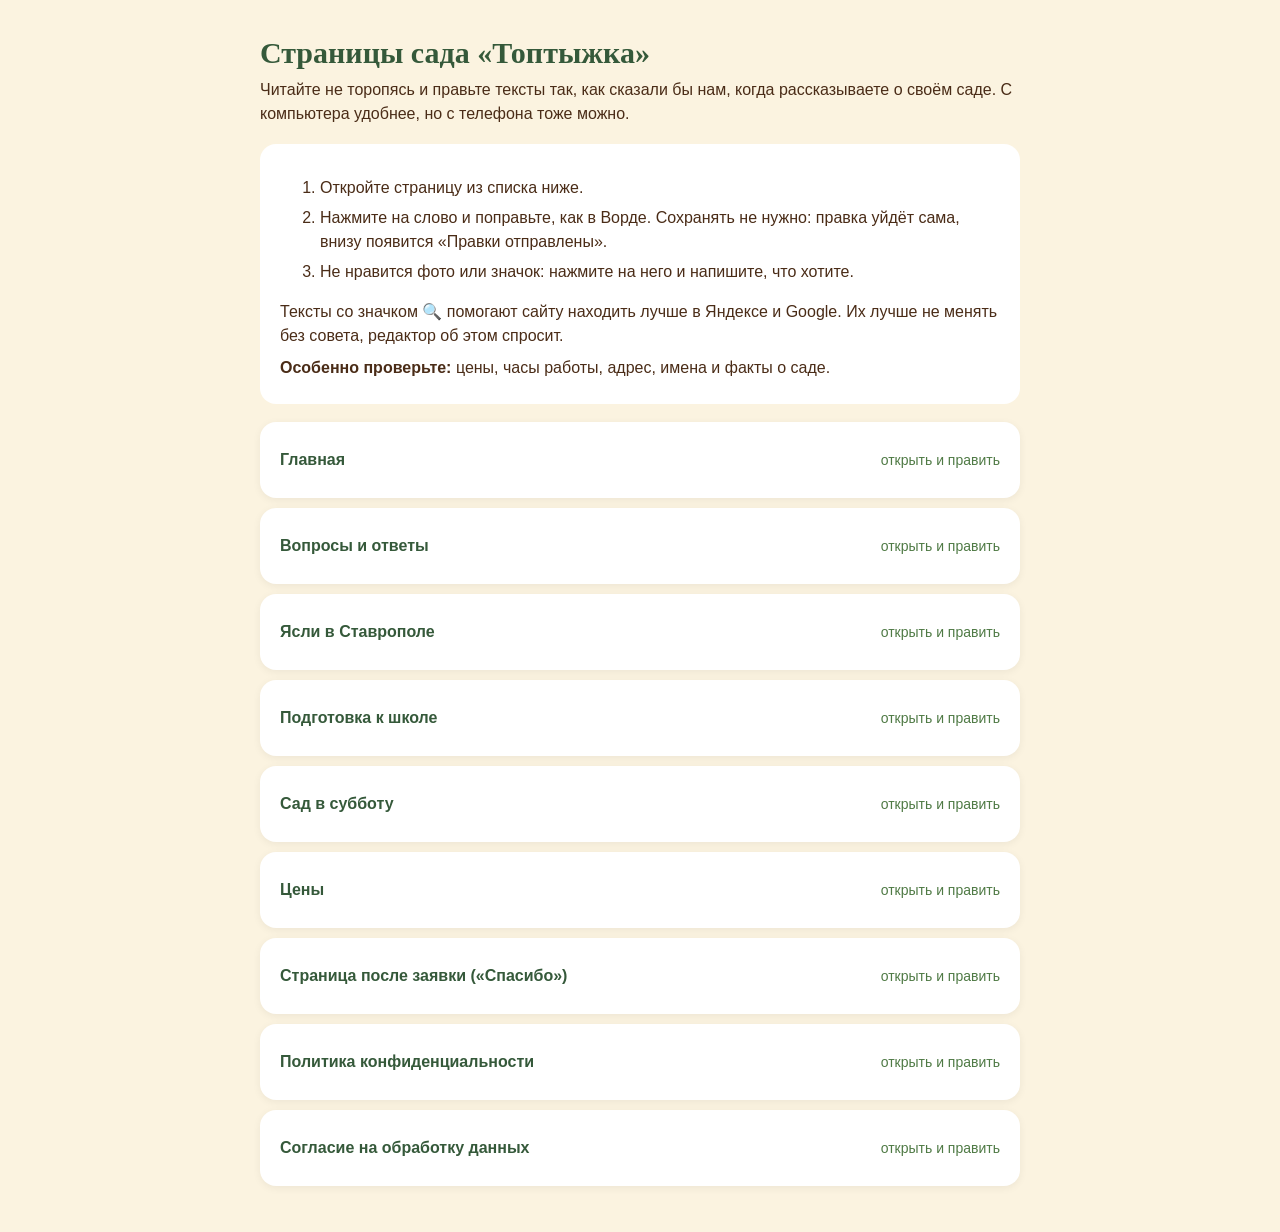
<file: index.html>
<!doctype html><html lang="ru"><head><meta name="robots" content="noindex,nofollow"><meta charset="utf-8"><meta name="viewport" content="width=device-width,initial-scale=1"><title>Страницы Топтыжки: редактор</title>
<style>body{margin:0;background:#FBF3E0;color:#4A2C17;font:16px/1.5 Segoe UI,sans-serif}.w{max-width:760px;margin:0 auto;padding:36px 20px}h1{font:700 30px Georgia,serif;color:#35593A;margin:0 0 6px}p{margin:8px 0}.pg{min-height:44px;display:flex;justify-content:space-between;gap:12px;align-items:center;background:#fff;border-radius:16px;padding:16px 20px;margin:10px 0;text-decoration:none;color:#35593A;box-shadow:0 2px 8px rgba(0,0,0,.06)}.pg:hover{background:#CDEAF5}.pg span{font-size:14px;color:#4F7A45}.how{background:#fff;border-radius:16px;padding:16px 20px;margin:18px 0}.how li{margin:6px 0}@media(max-width:600px){.w{padding:22px 14px}h1{font-size:25px}.pg{padding:14px 16px}.pg span{font-size:13px}}</style></head><body><div class="w">
<h1>Страницы сада «Топтыжка»</h1><p>Читайте не торопясь и правьте тексты так, как сказали бы нам, когда рассказываете о своём саде. С компьютера удобнее, но с телефона тоже можно.</p><div class="how"><ol><li>Откройте страницу из списка ниже.</li><li>Нажмите на слово и поправьте, как в Ворде. Сохранять не нужно: правка уйдёт сама, внизу появится «Правки отправлены».</li><li>Не нравится фото или значок: нажмите на него и напишите, что хотите.</li></ol><p>Тексты со значком 🔍 помогают сайту находить лучше в Яндексе и Google. Их лучше не менять без совета, редактор об этом спросит.</p><p><b>Особенно проверьте:</b> цены, часы работы, адрес, имена и факты о саде.</p></div>
<a class="pg" href="glavnaya.html"><b>Главная</b><span>открыть и править</span></a><a class="pg" href="voprosy.html"><b>Вопросы и ответы</b><span>открыть и править</span></a><a class="pg" href="yasli-stavropol.html"><b>Ясли в Ставрополе</b><span>открыть и править</span></a><a class="pg" href="podgotovka-k-shkole.html"><b>Подготовка к школе</b><span>открыть и править</span></a><a class="pg" href="sad-v-subbotu.html"><b>Сад в субботу</b><span>открыть и править</span></a><a class="pg" href="tseny.html"><b>Цены</b><span>открыть и править</span></a><a class="pg" href="spasibo.html"><b>Страница после заявки («Спасибо»)</b><span>открыть и править</span></a><a class="pg" href="politika.html"><b>Политика конфиденциальности</b><span>открыть и править</span></a><a class="pg" href="soglasie.html"><b>Согласие на обработку данных</b><span>открыть и править</span></a></div></body></html>
</file>
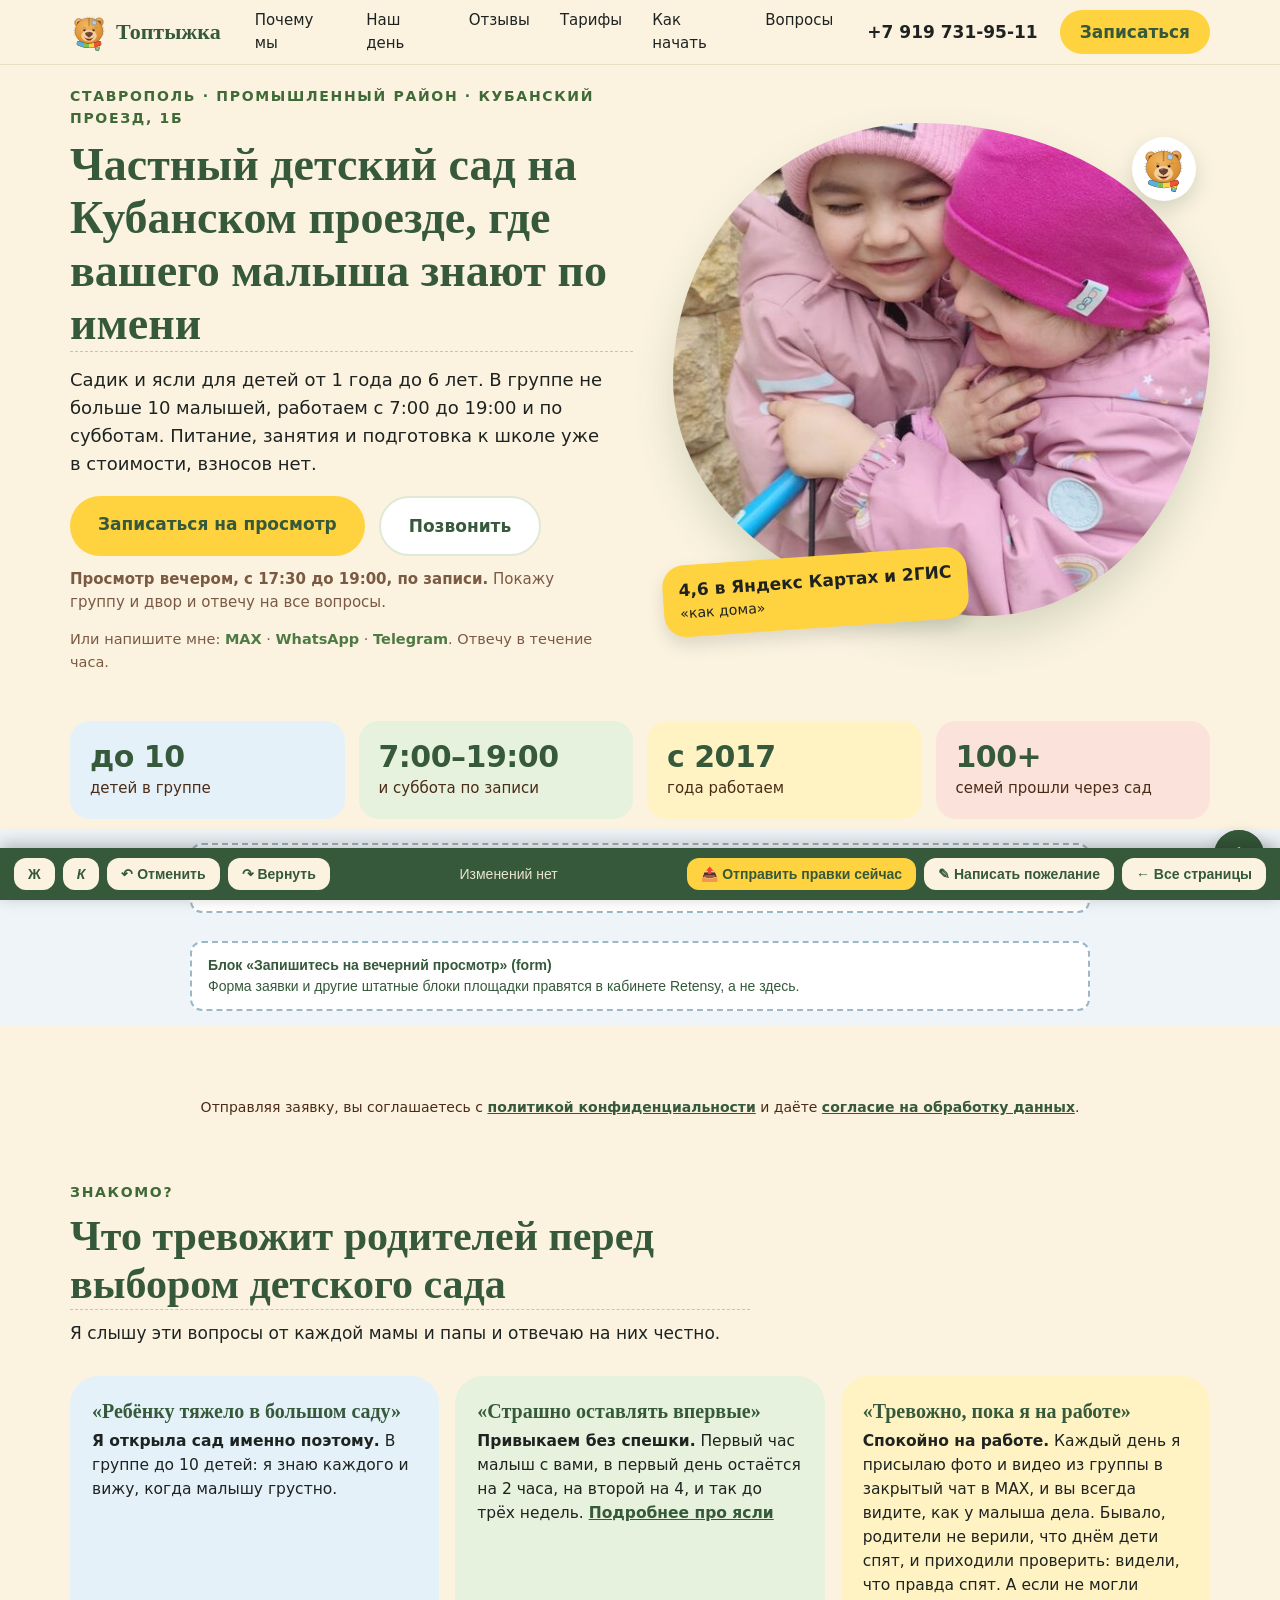
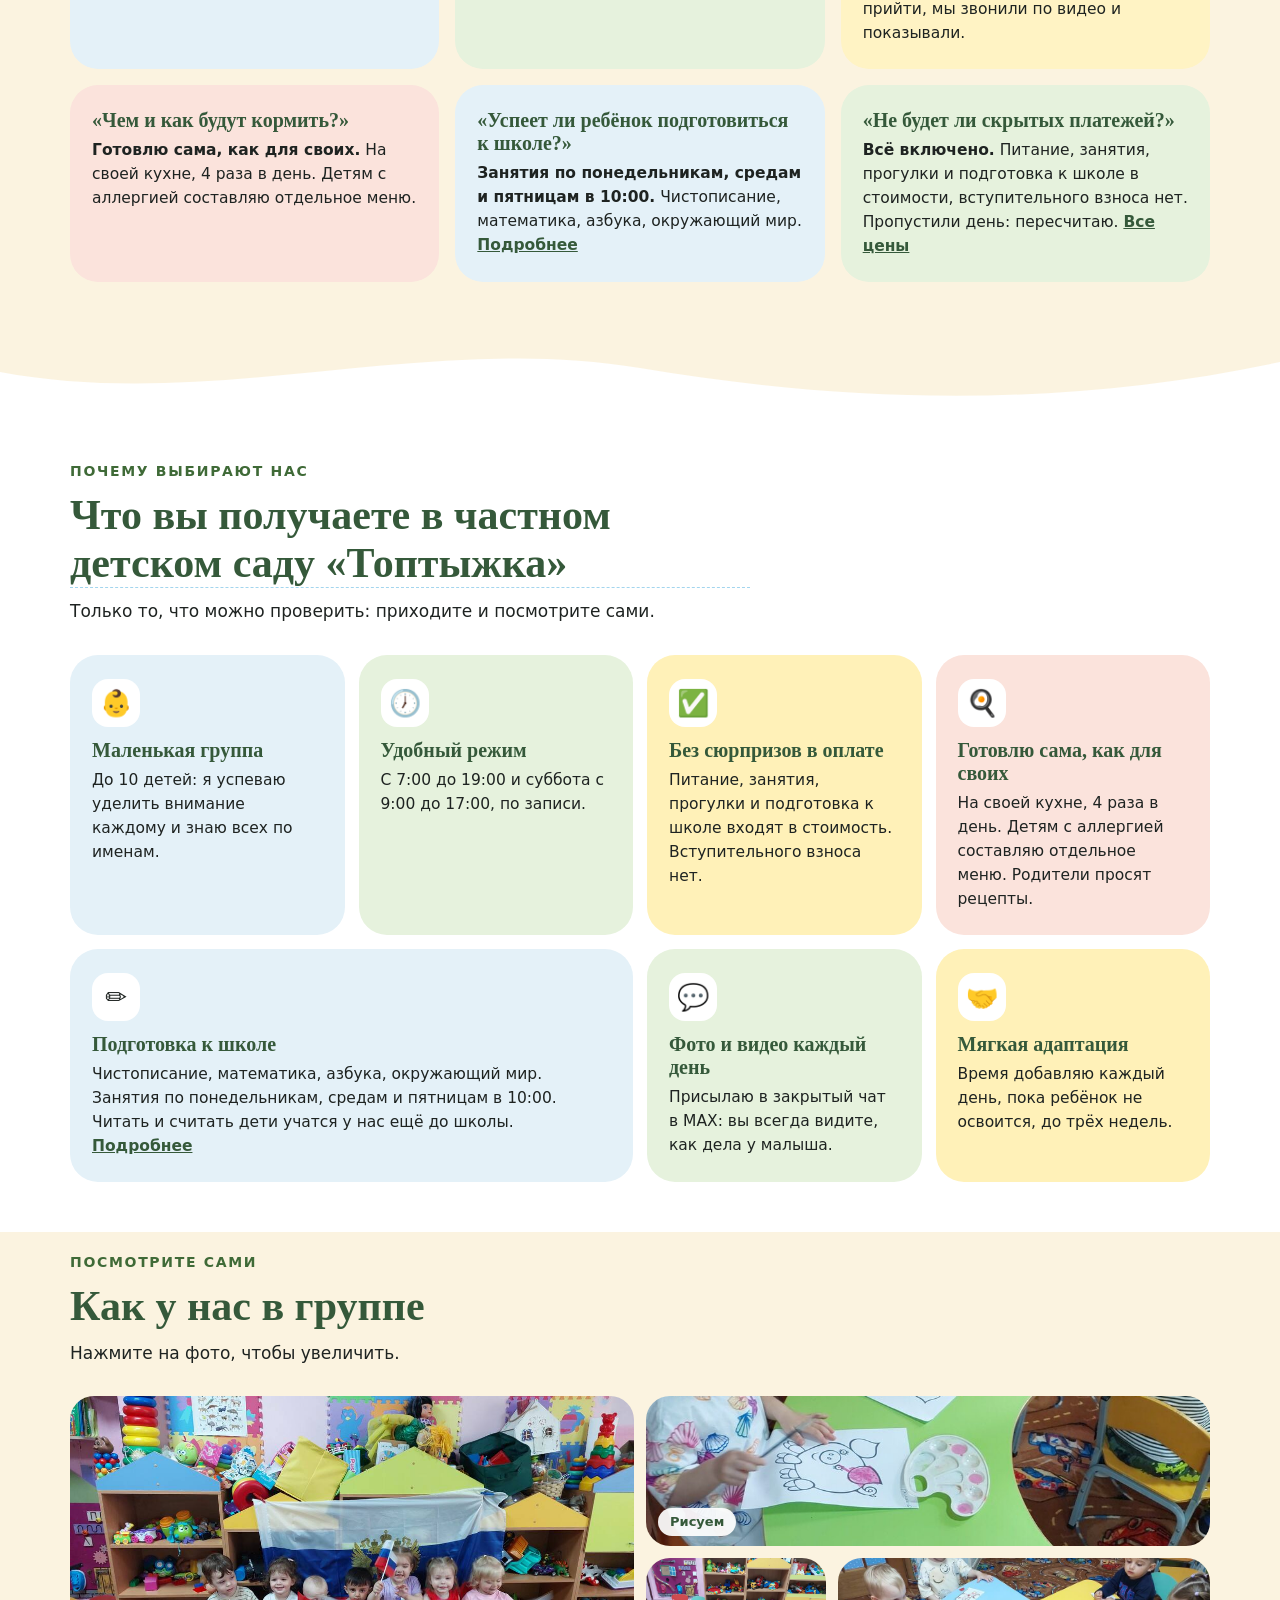
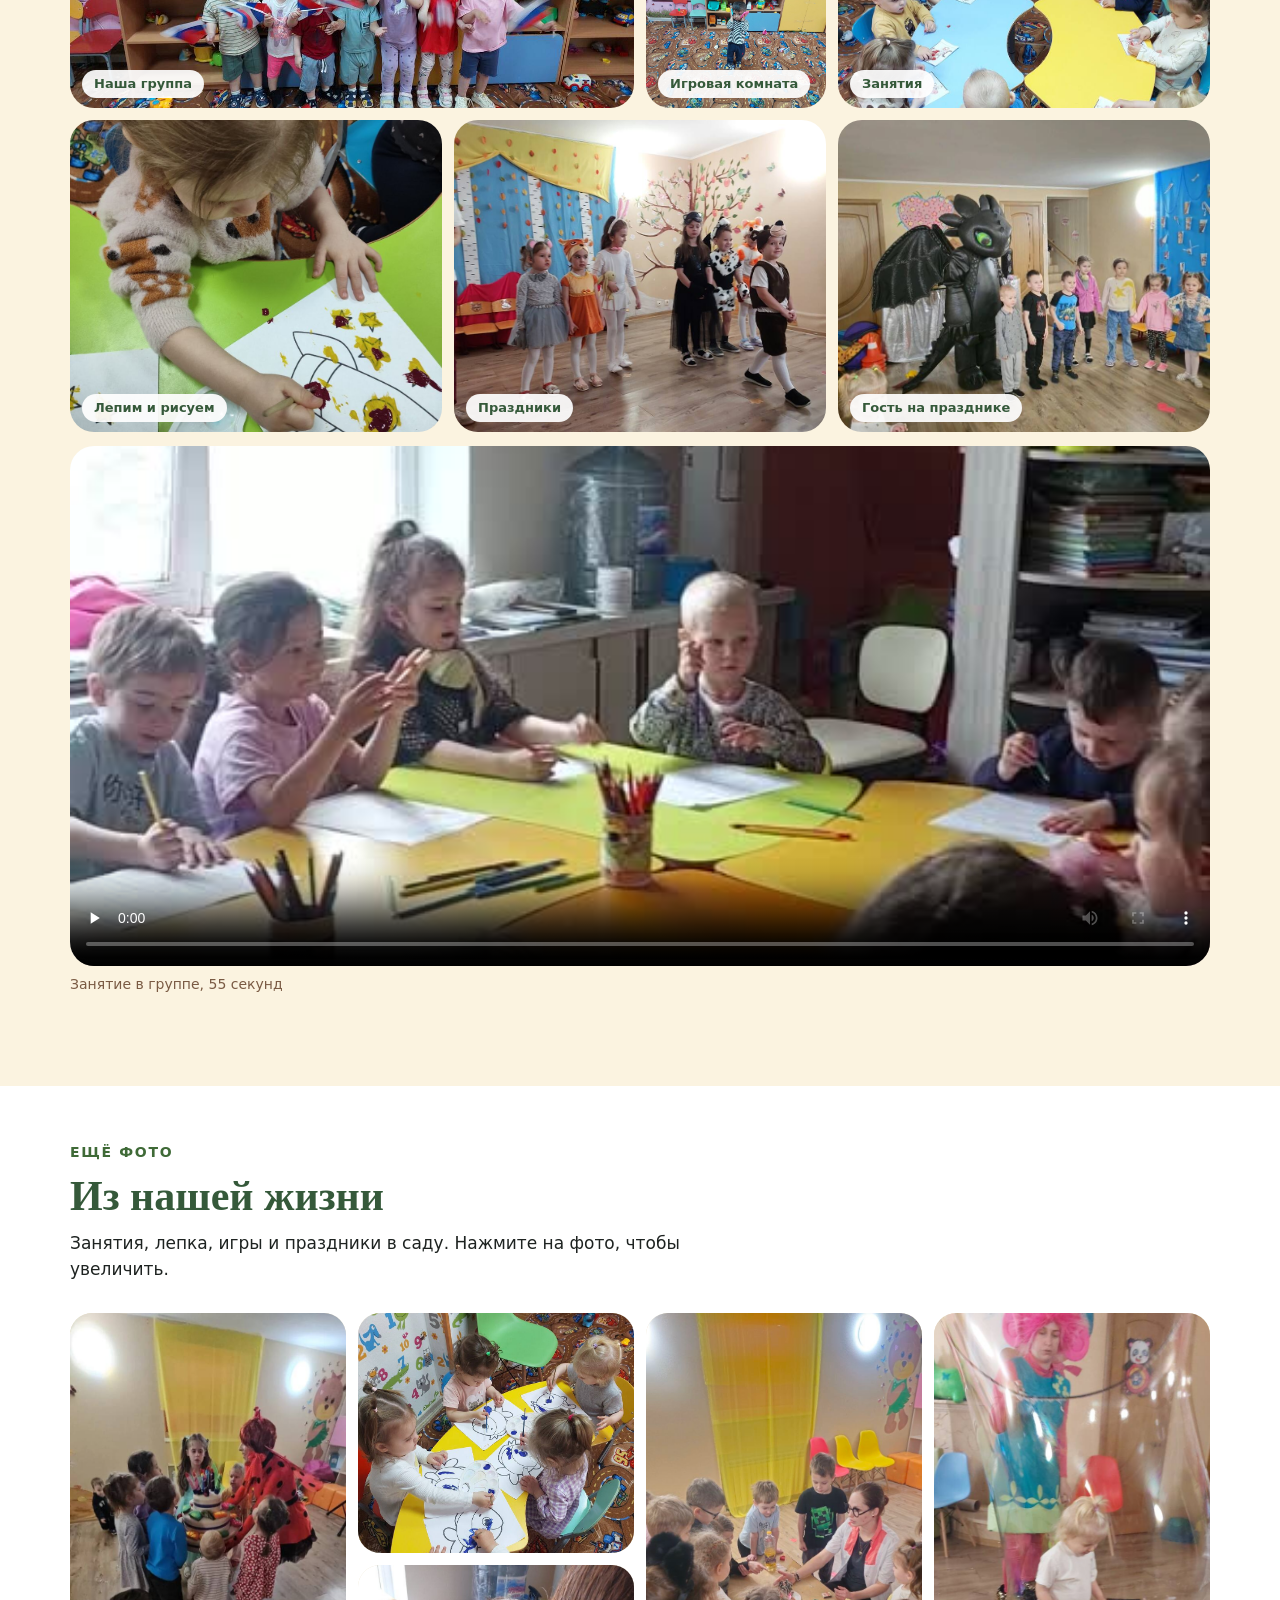
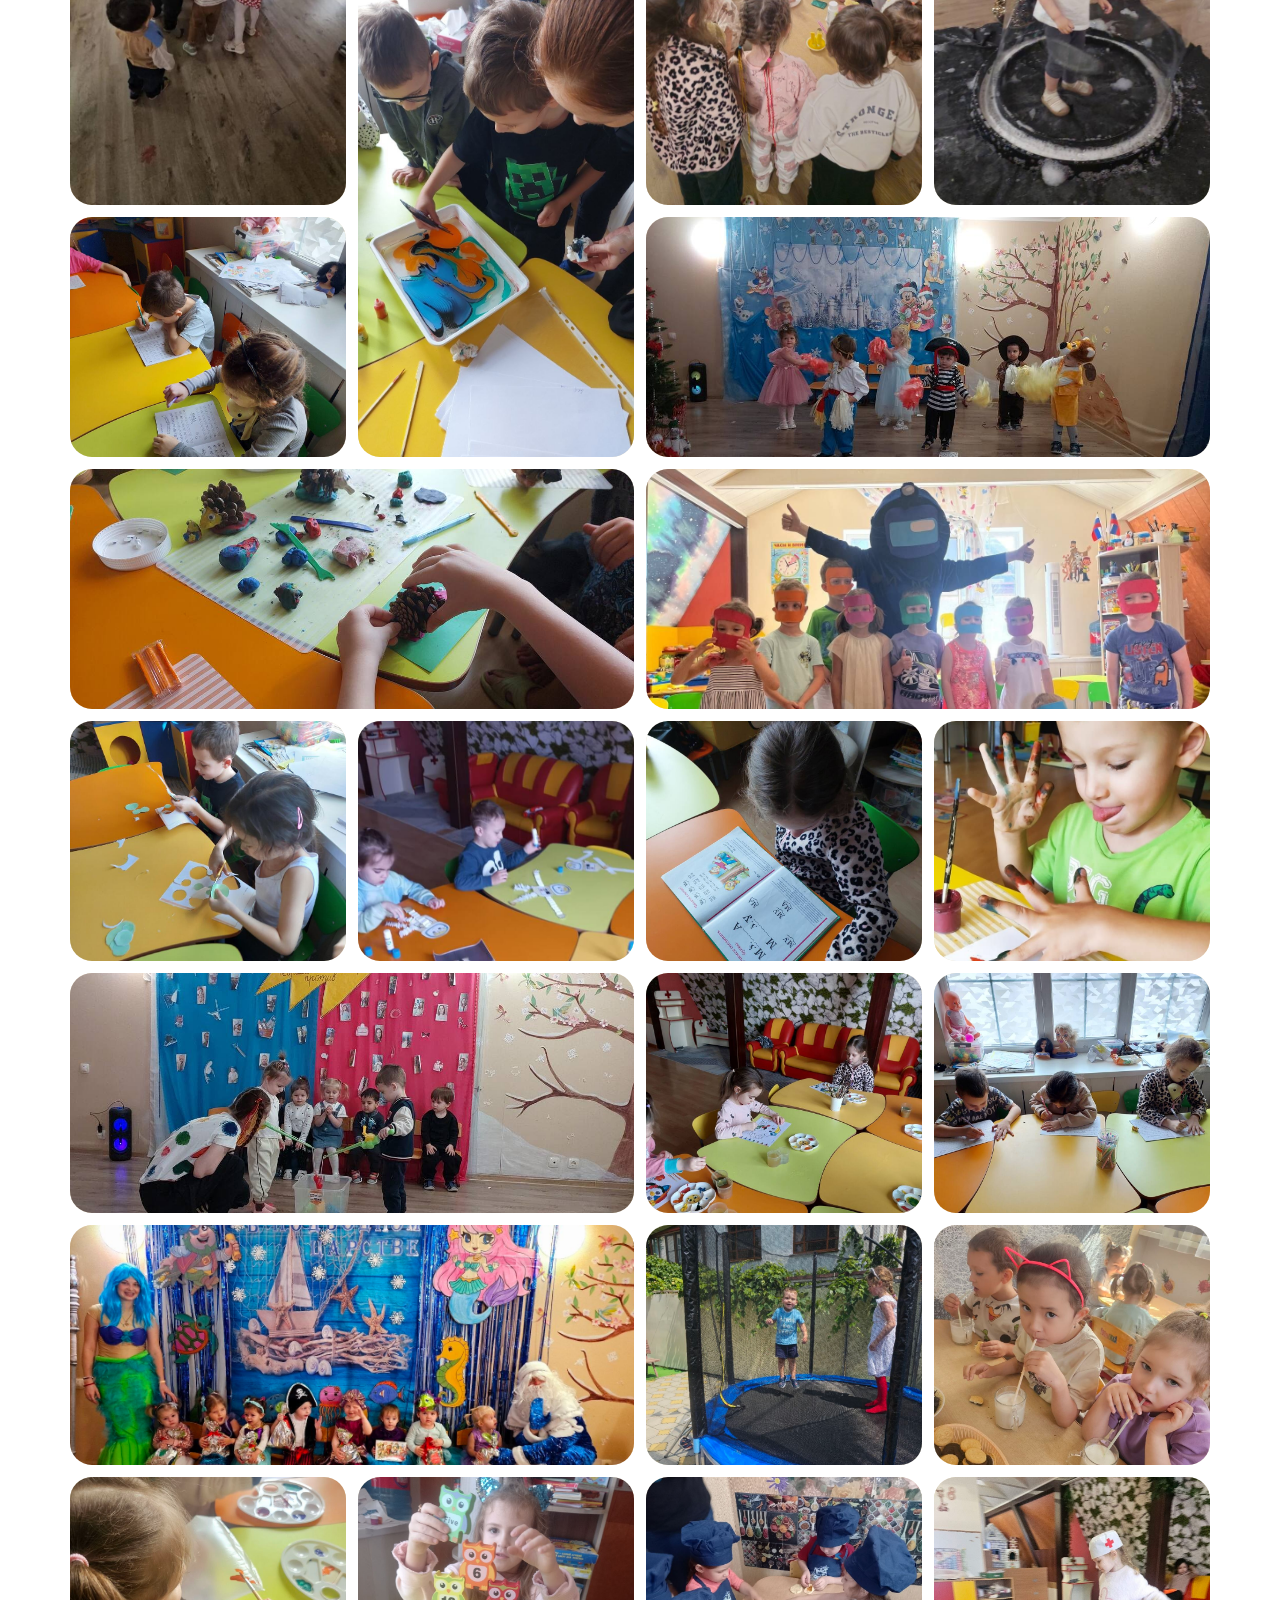
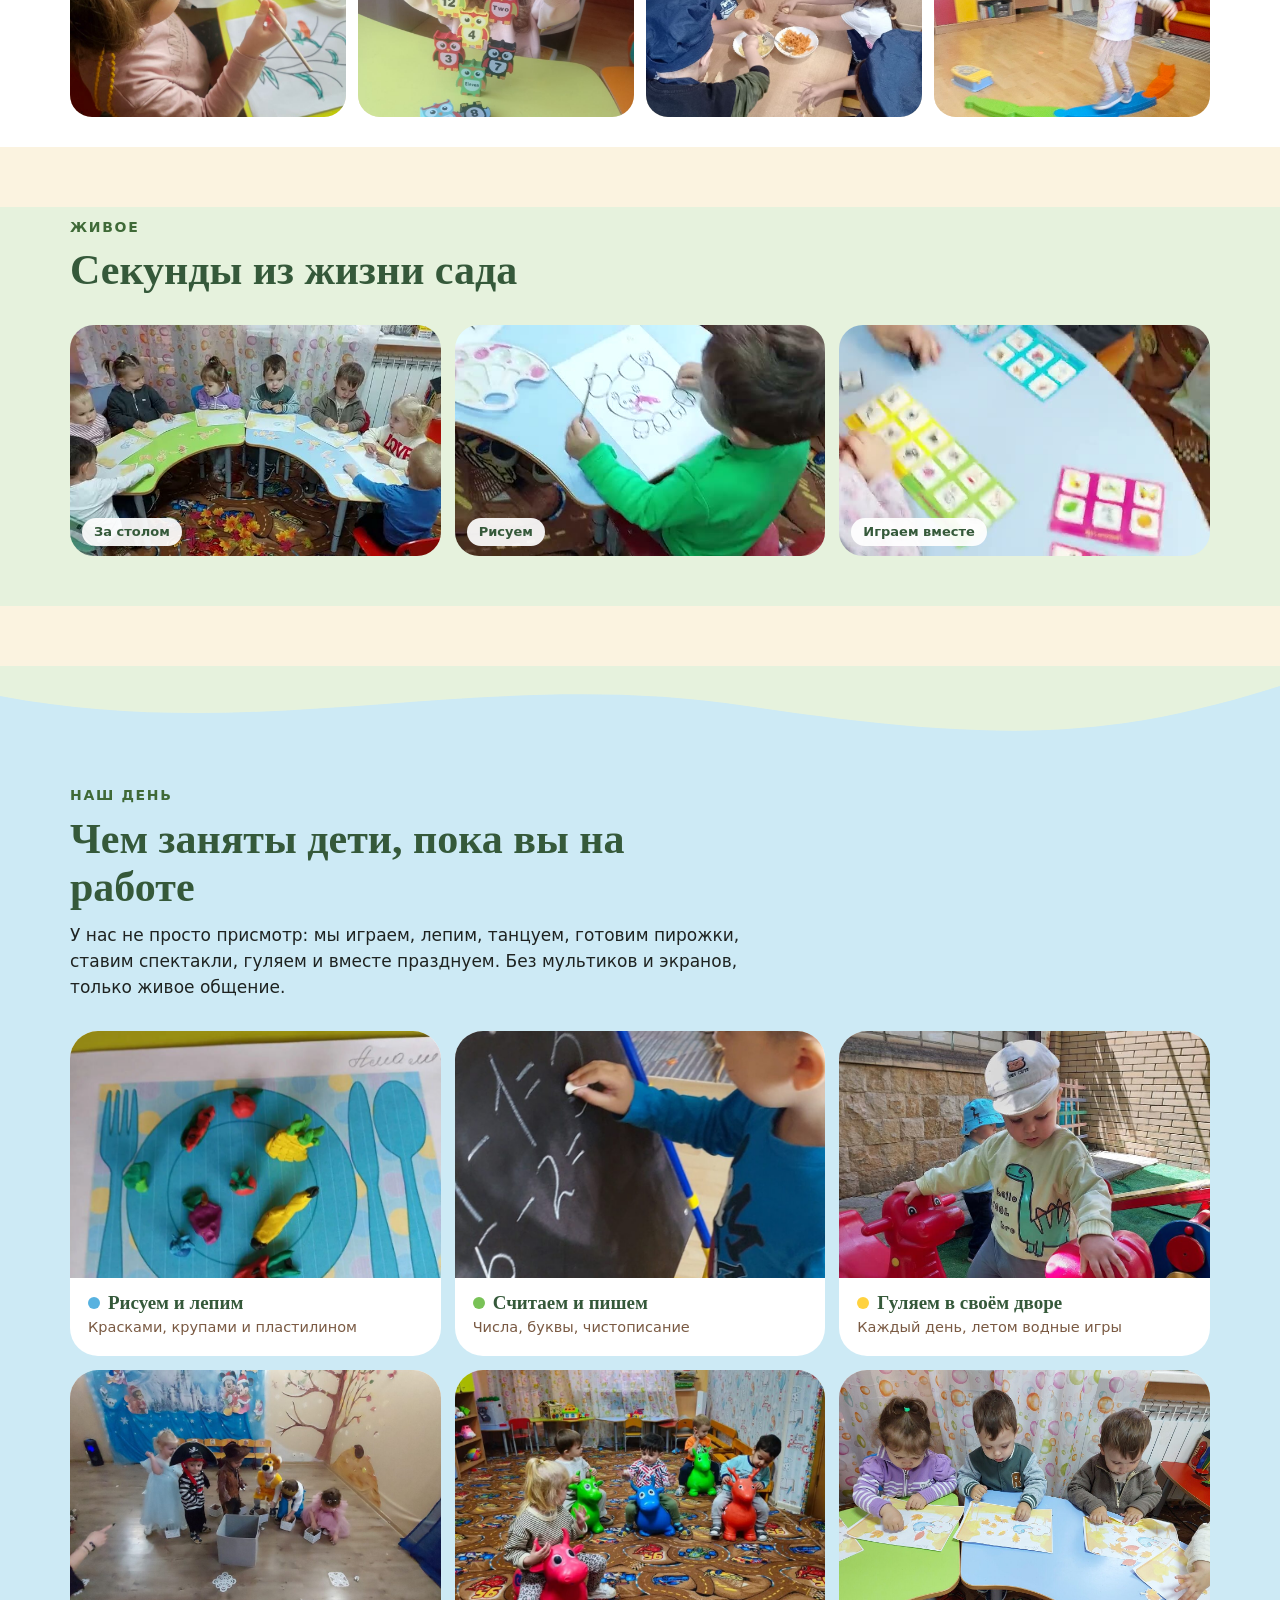
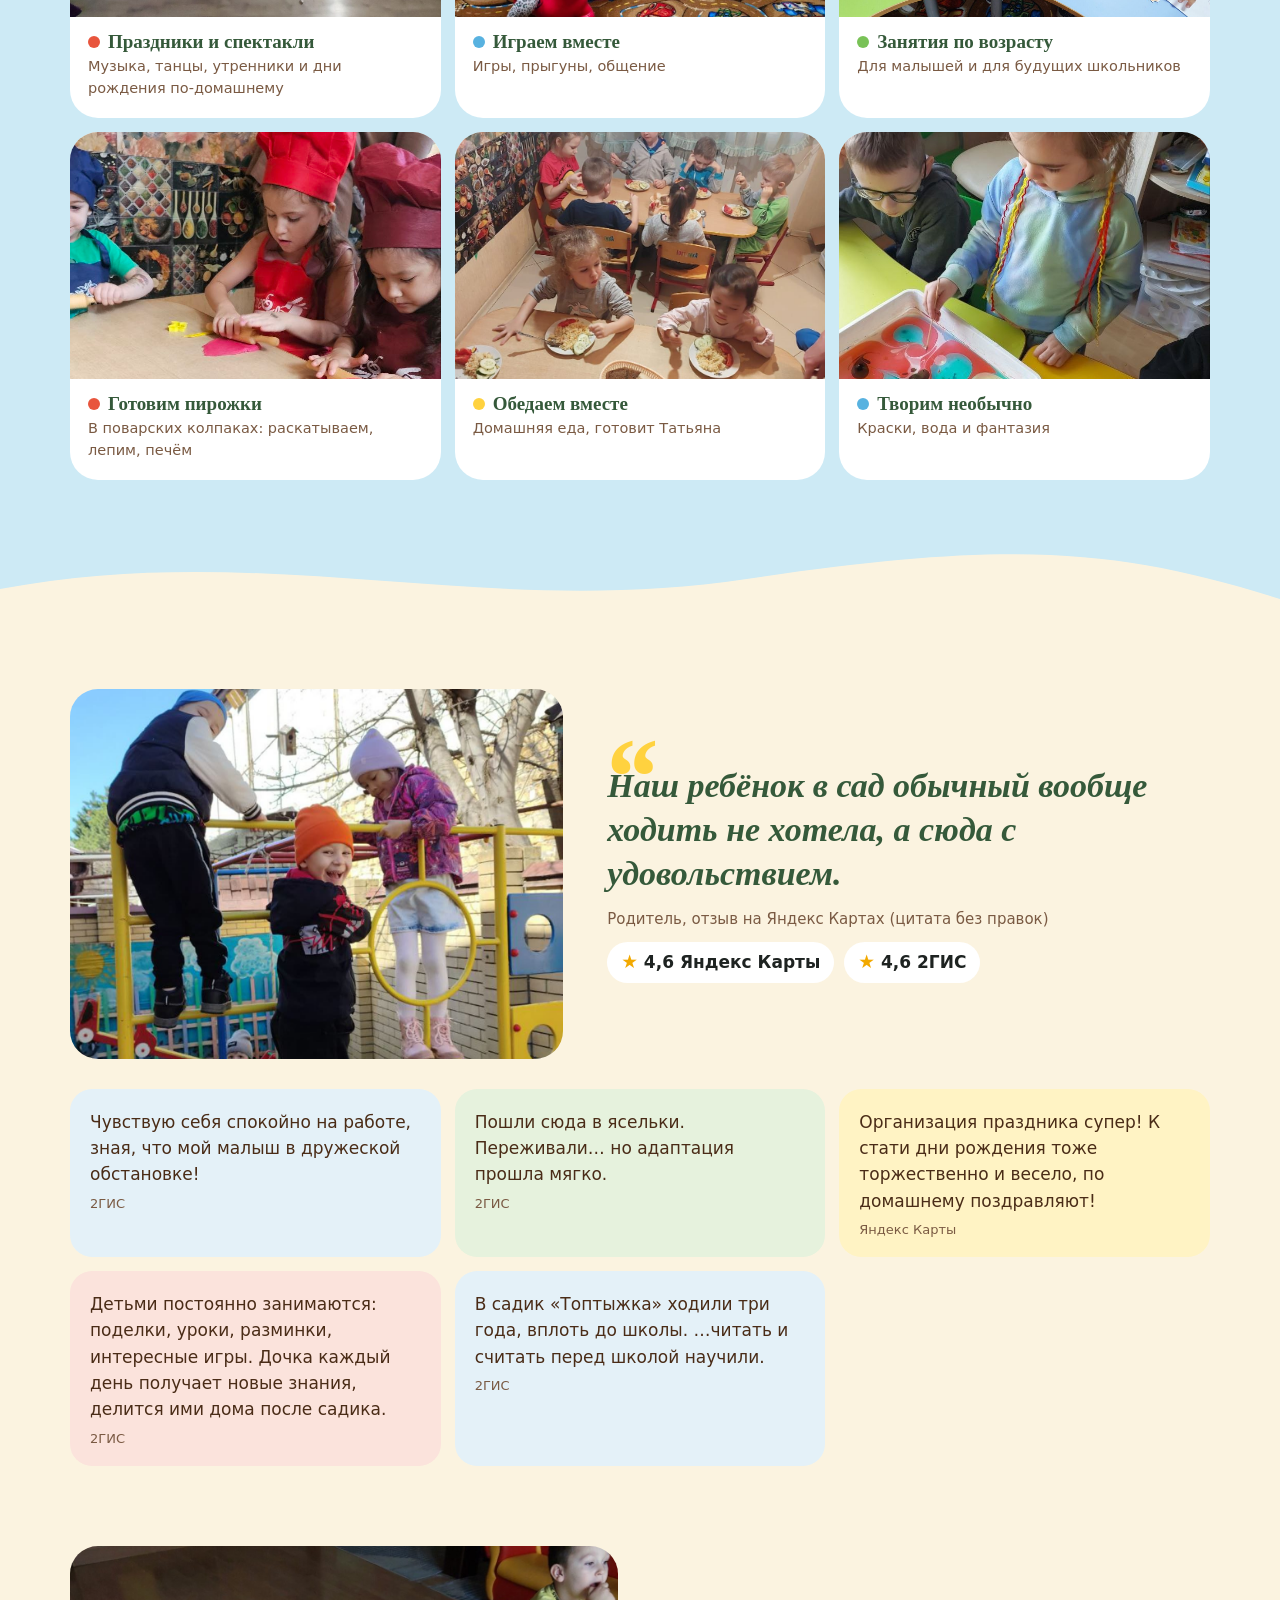
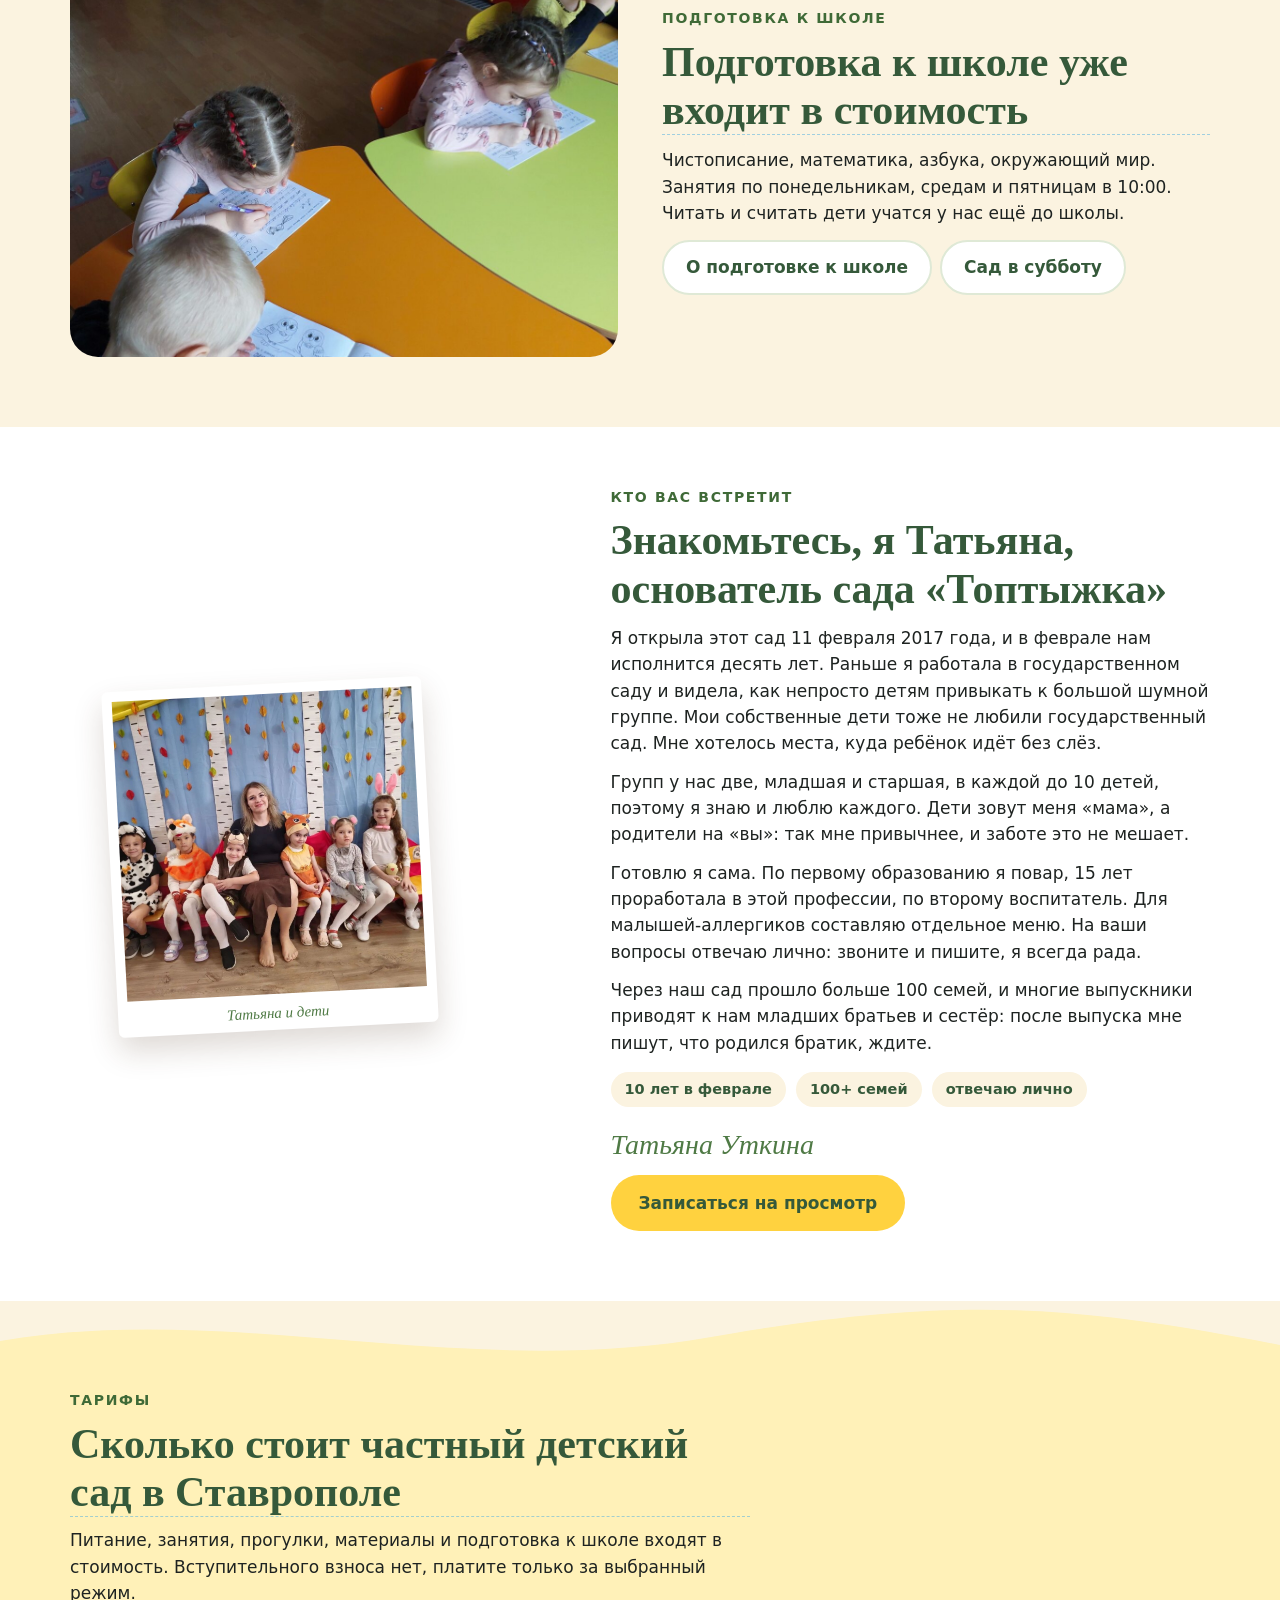
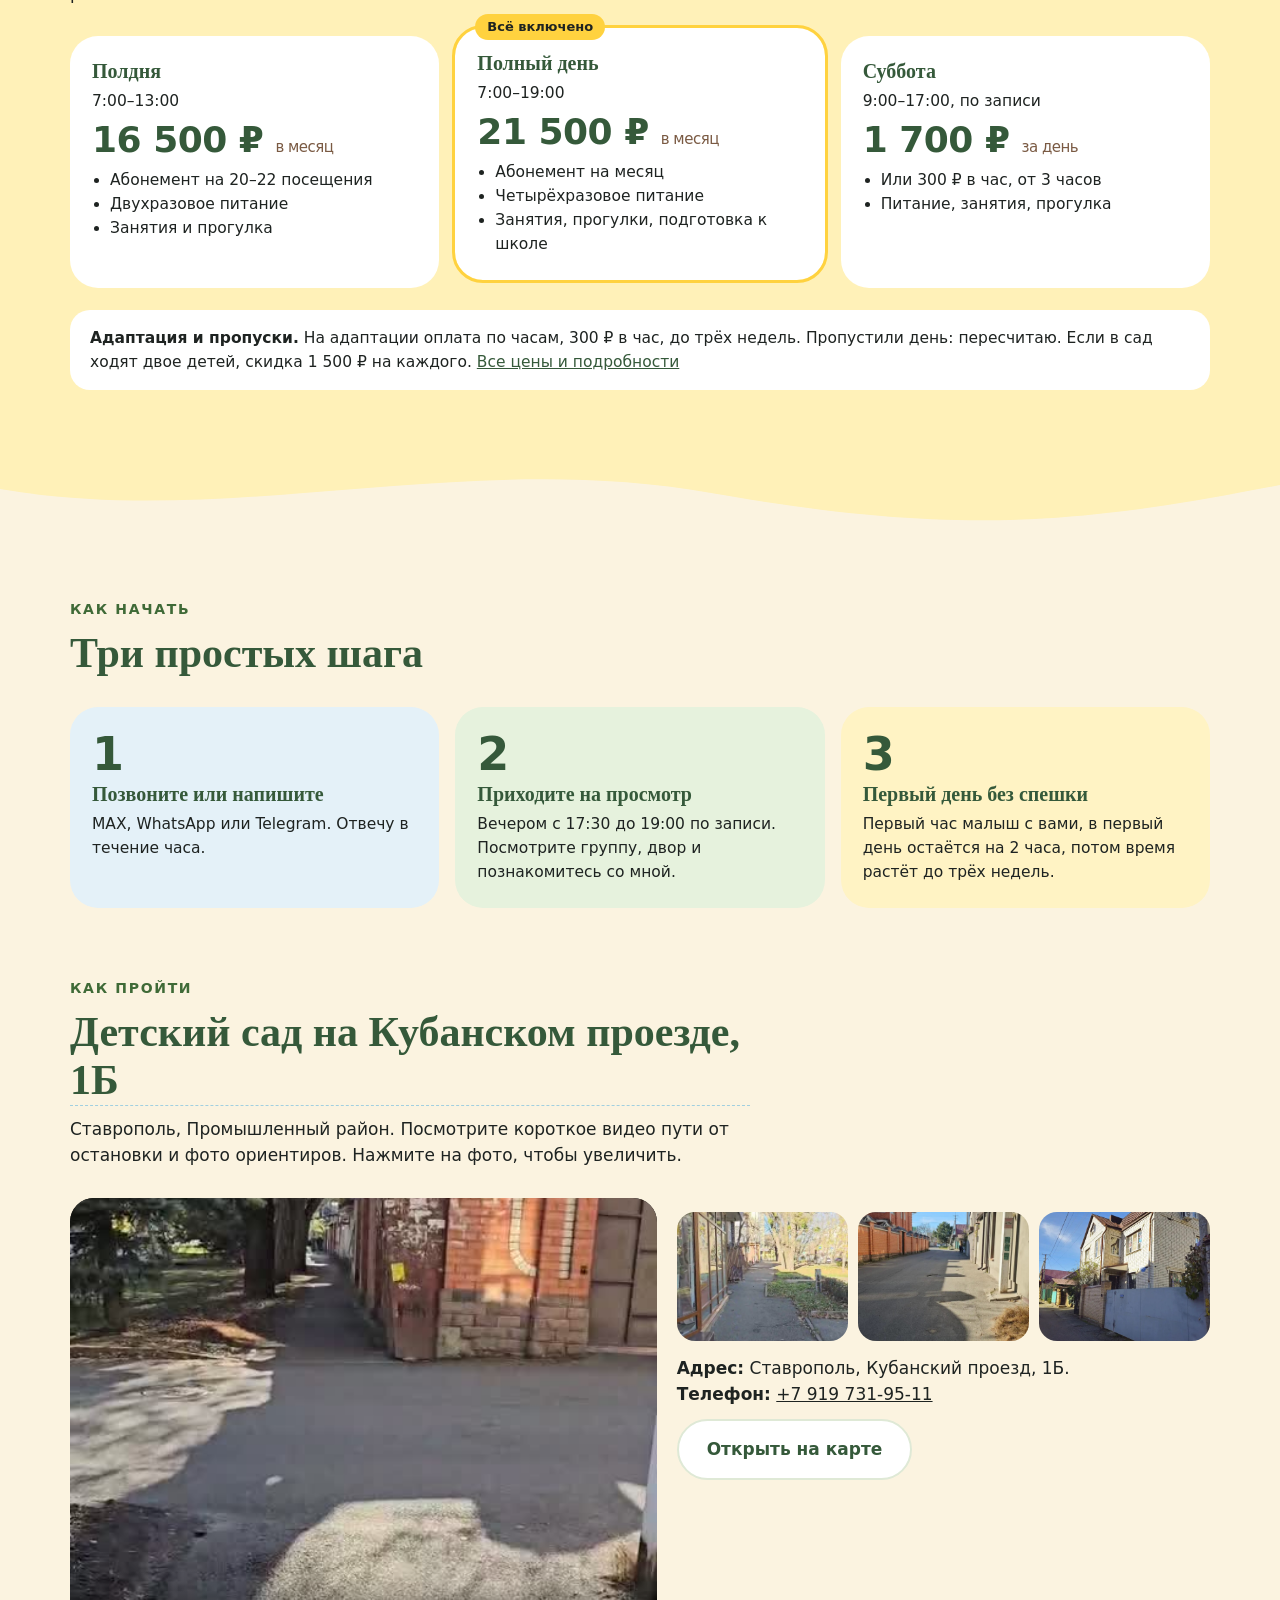
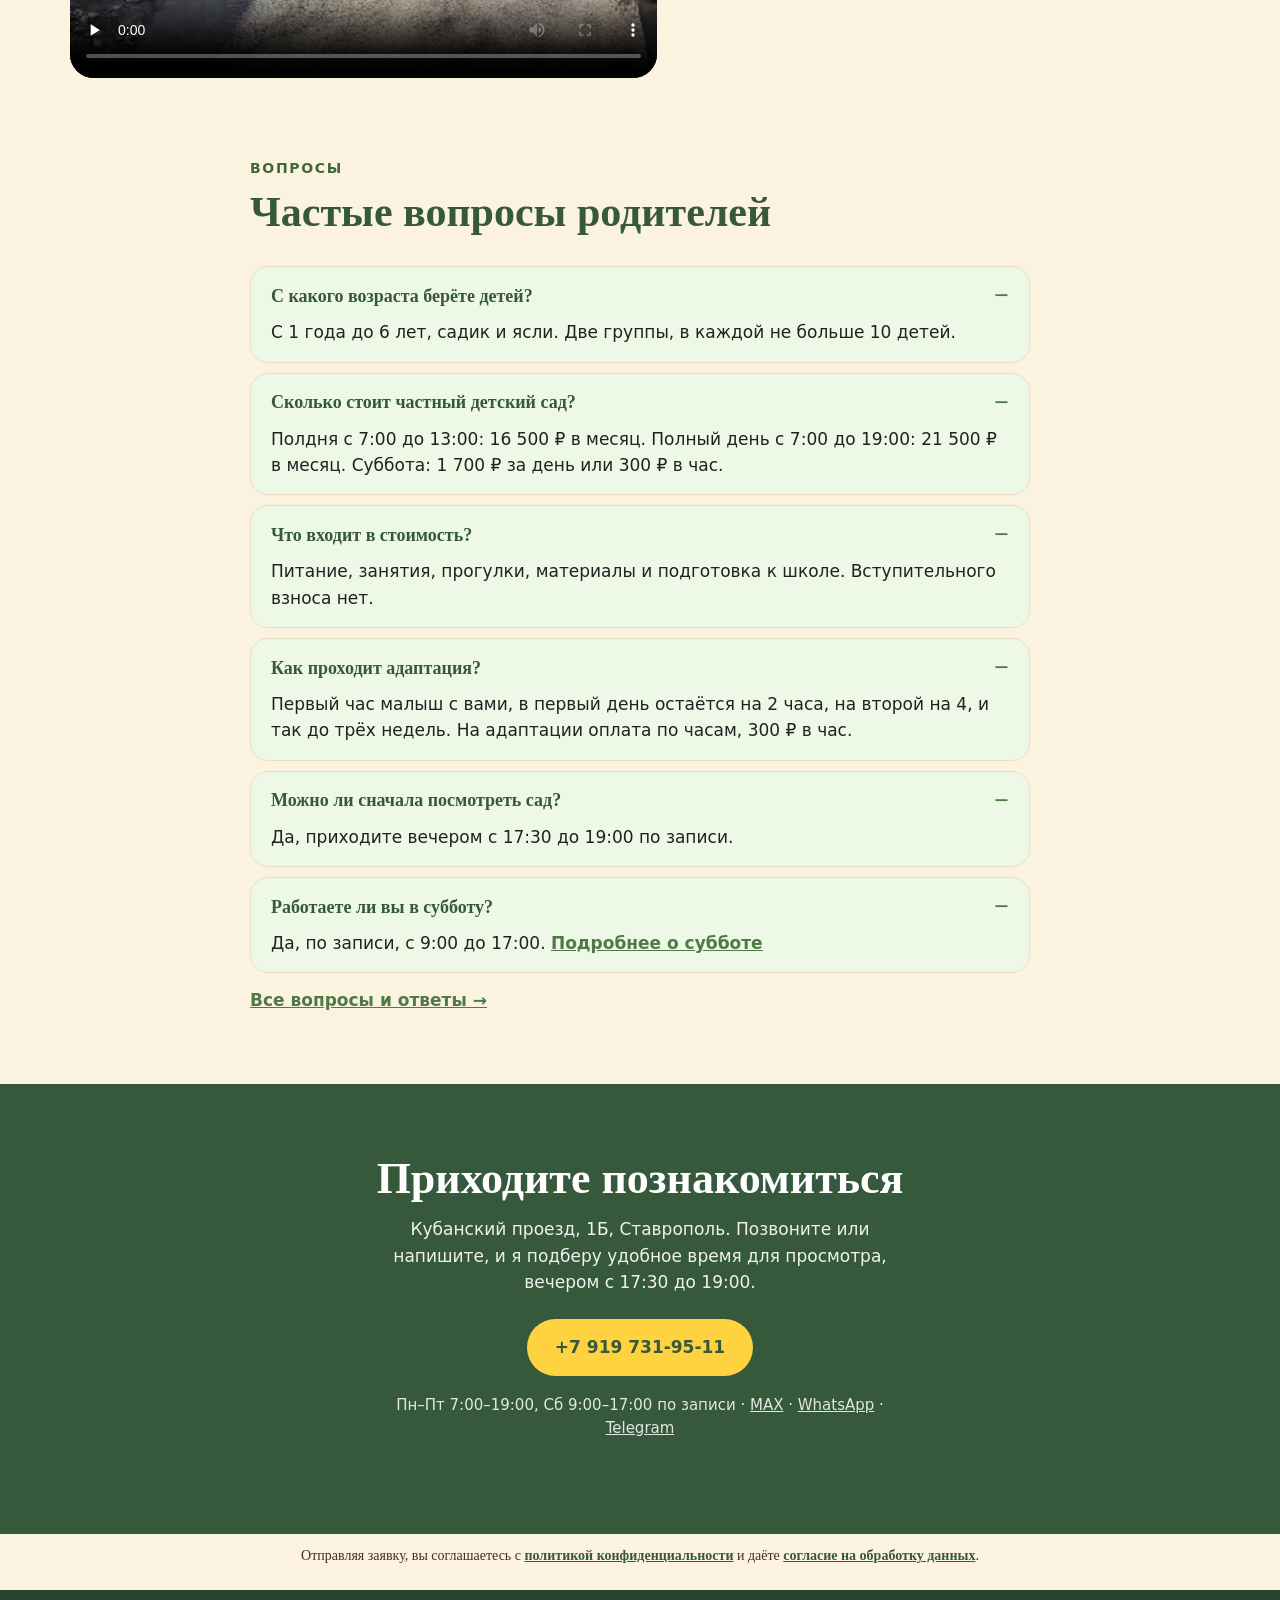
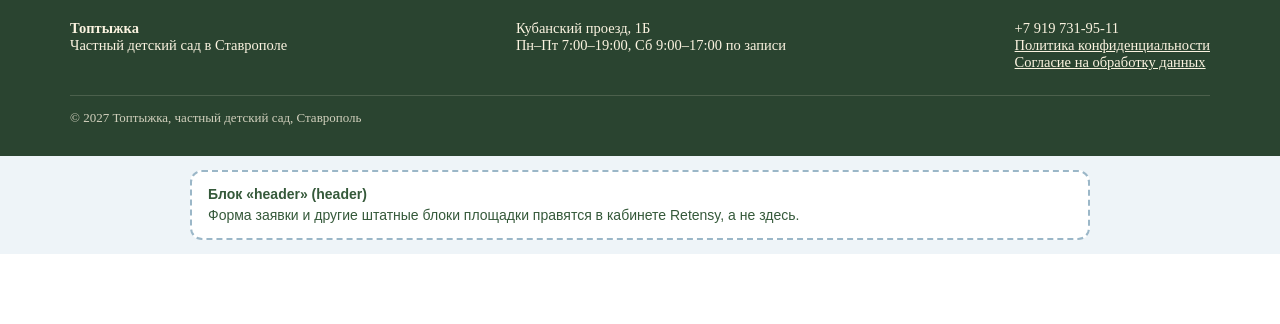
<file: glavnaya.html>
<!doctype html>
<html lang="ru"><head><meta name="robots" content="noindex,nofollow"><meta charset="utf-8"><meta name="viewport" content="width=device-width,initial-scale=1">
<title>Редактор: Топтыжка</title>
<link rel="stylesheet" href="editor.css?v=39">
</head><body data-page="glavnaya" data-revision="195">
<div class="rb" data-file="glavnaya/01-SxvCBgVT.html" data-id="SxvCBgVT" data-label="Частный детский сад на Кубанском проезде, где вашего малыша "><style> :root{--cream:#FBF3E0;--sky:#CDEAF5;--blue:#58B2E0;--green:#79C257;--sun:#FFD23F;--red:#E8553D;--forest:#35593A;--leaf:#4F7A45;--ink:#1E2321;--muted:#7a5a43;--r:28px; --serif:Georgia,'Times New Roman',serif;--sans:'Segoe UI',system-ui,sans-serif} *{box-sizing:border-box;margin:0} .mk3{font:17px/1.55 var(--sans);color:var(--ink);background:var(--cream);overflow-x:hidden} img,video{display:block;max-width:100%}a{color:inherit} h1,h2,h3{font-family:var(--serif);color:var(--forest);line-height:1.15;font-weight:700} .wrap{max-width:1180px;margin:0 auto;padding:0 20px} section{position:relative} .kicker{color:var(--leaf);font-weight:600;font-size:14px;letter-spacing:.12em;text-transform:uppercase} .sec-head{max-width:680px;margin-bottom:30px}.sec-head h2{font-size:clamp(28px,3.4vw,42px);margin:8px 0 10px} .top{position:sticky;top:0;z-index:20;background:rgba(251,243,224,.94);backdrop-filter:blur(8px);border-bottom:1px solid #eadfc4} .top .wrap{display:flex;align-items:center;gap:22px;height:64px} .logo{font:700 22px var(--serif);color:var(--forest);text-decoration:none;display:flex;gap:8px;align-items:center} .logo i{width:30px;height:30px;border-radius:50%;background:var(--sun);display:grid;place-items:center;font-style:normal;font-size:17px} .top nav{display:flex;gap:6px;margin-left:auto}.top nav a{text-decoration:none;font-size:15px;padding:6px 12px;border-radius:99px;transition:.25s}.top nav a:hover{background:var(--sky)} .tel{font-weight:600;text-decoration:none;white-space:nowrap} .btn{display:inline-block;text-decoration:none;font-weight:700;padding:15px 28px;border-radius:99px;transition:.25s} .btn-main{background:linear-gradient(#FFD86B,#F5B23A);color:#4A2C17;box-shadow:0 6px 0 #D89A2B,0 14px 24px rgba(216,154,43,.35)} .btn-main:hover{transform:translateY(3px);box-shadow:0 3px 0 #D89A2B,0 8px 16px rgba(216,154,43,.3)} .btn-soft{background:#fff;border:2px solid #dfe9d6;color:var(--forest)}.btn-soft:hover{background:var(--sky);border-color:var(--sky)} .wave{display:block;width:100%;height:70px;margin-bottom:-1px}.wave.flip{transform:scaleY(-1);margin:-1px 0 0} .hero{padding:26px 0 14px}.hero .wrap{display:grid;grid-template-columns:1.05fr 1fr;gap:40px;align-items:center} .hero h1{font-size:clamp(30px,3.7vw,46px);margin:10px 0 14px}.hero p.lead{font-size:18px;max-width:540px} .hero-card{margin-top:24px;background:#fff;border-radius:var(--r);padding:18px 20px;display:flex;gap:16px;align-items:center;box-shadow:0 10px 30px rgba(74,44,23,.08);max-width:540px} .avatar{flex:none;width:64px;height:64px;border-radius:50%;background:var(--sky);display:grid;place-items:center;font-size:32px} .hero-card b{font-family:var(--serif);color:var(--forest);font-size:18px}.hero-card small{display:block;color:var(--muted)} .hero-cta{display:flex;gap:14px;flex-wrap:wrap;margin-top:18px}.vis{margin-top:12px;font-size:15px;color:var(--muted);max-width:540px} .msgs{margin-top:14px;font-size:14.5px;color:var(--muted)}.msgs a{color:var(--leaf);font-weight:600;text-decoration:none} .photo-blob{position:relative;aspect-ratio:1/.92} .photo-blob img{width:100%;height:100%;object-fit:cover;border-radius:46% 54% 42% 58%/52% 44% 56% 48%;box-shadow:0 20px 40px rgba(53,89,58,.18);animation:morph 14s ease-in-out infinite} @keyframes morph{50%{border-radius:56% 44% 54% 46%/44% 56% 44% 56%}} .sticker{position:absolute;left:-14px;bottom:30px;background:var(--sun);border-radius:22px;padding:12px 16px;font-weight:700;transform:rotate(-4deg);box-shadow:0 8px 18px rgba(0,0,0,.12);animation:bob 5s ease-in-out infinite} .sticker small{display:block;font-weight:500}@keyframes bob{50%{transform:rotate(-4deg) translateY(-8px)}} .patch{position:absolute;right:-8px;top:12px;width:70px;height:70px;border-radius:14px;background:var(--blue);border:3px dashed #fff;transform:rotate(8deg);display:grid;place-items:center;font-size:34px;box-shadow:0 6px 14px rgba(0,0,0,.12)} .facts{padding:34px 0 10px}.facts .wrap{display:grid;grid-template-columns:repeat(4,1fr);gap:14px} .fact{background:#fff;border-radius:20px;padding:18px 20px}.fact b{font:700 32px var(--serif);color:var(--forest);display:block;white-space:nowrap}.fact span{font-size:15px;color:var(--muted)} .cards{display:grid;grid-template-columns:repeat(3,1fr);gap:16px} .card{background:#fff;border-radius:var(--r);padding:24px 22px;transition:.3s} .card:hover{transform:translateY(-6px);box-shadow:0 18px 30px rgba(74,44,23,.1)} .card h3{font-size:20px;margin-bottom:6px}.card p{font-size:15.5px}.card a{color:var(--leaf);font-weight:600} .fears{padding:60px 0 20px} .why{background:#fff;padding:60px 0 50px} .bento{display:grid;grid-template-columns:repeat(4,1fr);grid-auto-rows:auto;gap:14px} .bento .card{background:var(--cream)}.bento .card:hover{background:#fff;outline:2px solid var(--sky)} .bento .photo{border-radius:var(--r);overflow:hidden;position:relative;min-height:200px} .bento .photo img{width:100%;height:100%;object-fit:cover;transition:transform .7s}.bento .photo:hover img{transform:scale(1.06)} .bento .photo span{position:absolute;left:12px;bottom:10px;background:rgba(255,255,255,.92);border-radius:99px;padding:4px 12px;font-size:13px;font-weight:600;color:var(--forest)} .b-a{grid-column:span 2;grid-row:span 2}.b-w{grid-column:span 2} .ico{width:48px;height:48px;border-radius:16px;display:grid;place-items:center;font-size:26px;margin-bottom:12px;background:#fff} .gallery{background:#fff;padding:20px 0 30px} .grid{display:grid;grid-template-columns:repeat(6,1fr);grid-auto-rows:150px;gap:12px} .grid figure{overflow:hidden;border-radius:24px;position:relative}.grid img{width:100%;height:100%;object-fit:cover;transition:transform .6s}.grid figure:hover img{transform:scale(1.07)} .g1{grid-column:span 3;grid-row:span 2}.g2{grid-column:span 3}.g3{grid-column:span 1}.g4{grid-column:span 2}.g5,.g6,.g7{grid-column:span 2;grid-row:span 2} .grid figcaption,.clipgrid figcaption,.band figcaption{position:absolute;left:12px;bottom:10px;background:rgba(255,255,255,.92);border-radius:99px;padding:4px 12px;font-size:13px;font-weight:600;color:var(--forest)} .video{margin-top:14px}.video video{width:100%;max-height:520px;border-radius:24px;background:#000;object-fit:cover}.video span{display:block;margin-top:8px;font-size:14px;color:var(--muted)} .clips{background:#fff;padding:10px 0 50px}.clipgrid{display:grid;grid-template-columns:repeat(3,1fr);gap:14px} .clipgrid figure{margin:0;position:relative;border-radius:24px;overflow:hidden;aspect-ratio:16/10;background:var(--sky)}.clipgrid video{width:100%;height:100%;object-fit:cover} .day{background:var(--sky);padding:30px 0 70px} .daygrid{display:grid;grid-template-columns:repeat(3,1fr);gap:14px} .daycard{border-radius:var(--r);overflow:hidden;background:#fff;transition:.3s}.daycard:hover{transform:translateY(-6px);box-shadow:0 18px 30px rgba(53,89,58,.15)} .daycard img{width:100%;aspect-ratio:3/2;object-fit:cover}.daycard div{padding:14px 18px 18px}.daycard h3{font-size:19px;margin-bottom:2px}.daycard p{font-size:14.5px;color:var(--muted)} .dot{display:inline-block;width:12px;height:12px;border-radius:50%;margin-right:8px;background:var(--c,var(--blue))} .quote{padding:70px 0 50px}.quote .wrap.main{display:grid;grid-template-columns:.9fr 1.1fr;gap:44px;align-items:center} .quote .pic{border-radius:var(--r);overflow:hidden;aspect-ratio:4/3}.quote .pic img{width:100%;height:100%;object-fit:cover;object-position:20% 40%} .quote blockquote{font:italic 600 clamp(24px,2.9vw,34px)/1.3 var(--serif);color:var(--forest);position:relative} .quote blockquote::before{content:"“";position:absolute;left:-6px;top:-58px;font-size:110px;color:var(--sun)} .quote cite{display:block;font:500 15px var(--sans);color:var(--muted);margin-top:14px;font-style:normal} .stars{margin-top:14px;display:flex;gap:10px;flex-wrap:wrap}.stars a{background:#fff;border-radius:99px;padding:6px 14px;font-weight:600;text-decoration:none}.stars a:hover{background:var(--sky)} .more-q{display:grid;grid-template-columns:repeat(3,1fr);gap:14px;margin-top:30px} .more-q figure{background:#fff;border-radius:22px;padding:20px;margin:0}.more-q cite{display:block;margin-top:8px;font-size:13px;color:var(--muted);font-style:normal} .school{padding:30px 0 70px}.school .wrap{display:grid;grid-template-columns:1fr 1fr;gap:44px;align-items:center} .school .pic{border-radius:var(--r);overflow:hidden;aspect-ratio:4/3}.school .pic img{width:100%;height:100%;object-fit:cover} .school .btn{margin:14px 8px 0 0;padding:12px 22px} .tanya{background:#fff;padding:60px 0 70px}.tanya .wrap{display:grid;grid-template-columns:.9fr 1.1fr;gap:50px;align-items:center} .polas{position:relative;height:430px} .pola{position:absolute;background:#fff;padding:10px 10px 36px;border-radius:6px;box-shadow:0 14px 30px rgba(74,44,23,.18)} .pola img{width:260px;height:260px;object-fit:cover}.pola span{position:absolute;bottom:8px;left:0;right:0;text-align:center;font:italic 15px var(--serif);color:var(--leaf)} .p1{left:0;top:10px;transform:rotate(-5deg)}.p2{left:150px;top:150px;transform:rotate(4deg)} .polas .patch{right:20px;top:0} .tanya p{margin-bottom:12px}.chips{display:flex;gap:10px;flex-wrap:wrap;margin:16px 0 22px}.chips span{background:var(--cream);border-radius:99px;padding:6px 14px;font-weight:600;font-size:14.5px;color:var(--forest)} .sign{font:italic 28px var(--serif);color:var(--leaf);margin:6px 0 14px} .band{padding:0 0 60px}.band .wrap{display:grid;grid-template-columns:1fr 1fr;gap:14px}.band figure{margin:0;position:relative;border-radius:28px;overflow:hidden;aspect-ratio:3/2}.band img{width:100%;height:100%;object-fit:cover;transition:transform .8s}.band figure:hover img{transform:scale(1.05)} .price{background:#FFF1B8;padding:20px 0 70px} .price .card{background:#fff;position:relative}.price .card.hit{outline:3px solid var(--sun);transform:translateY(-8px)} .price .tag{position:absolute;top:-14px;left:20px;background:var(--sun);border-radius:99px;padding:3px 12px;font-size:13px;font-weight:700} .price .sum{font:700 36px var(--serif);color:var(--forest);margin:6px 0}.price .sum small{font:500 15px var(--sans);color:var(--muted)} .price ul{padding-left:18px;margin-top:8px;font-size:15.5px} .pnote{margin-top:22px;background:#fff;border-radius:20px;padding:16px 20px;font-size:15.5px} .how{padding:70px 0 40px}.num{font:700 46px var(--serif);color:var(--sun);line-height:1;margin-bottom:6px} .where{padding:30px 0 50px}.wgrid{display:grid;grid-template-columns:1.1fr 1fr;gap:20px;align-items:start} .wgrid video{width:100%;max-height:480px;border-radius:24px;background:#000;object-fit:cover} .threepics{display:grid;grid-template-columns:repeat(3,1fr);gap:10px;margin:14px 0}.threepics img{border-radius:18px;aspect-ratio:4/3;object-fit:cover;width:100%} .faq{padding:30px 0 70px}.faq .wrap{max-width:820px} details{background:#fff;border:1px solid #eadfc4;border-radius:18px;padding:16px 20px;margin-bottom:10px;transition:.25s}details:hover{background:#EAF6FC}details[open]{background:#EEF8E7} summary{cursor:pointer;font:600 18px var(--serif);color:var(--forest);list-style:none;display:flex;justify-content:space-between;align-items:center;gap:14px}summary::-webkit-details-marker{display:none} summary::after{content:"+";flex:none;font-size:26px;line-height:1;color:var(--leaf)}details[open] summary::after{content:"−"} details p{margin-top:10px}.faq a{color:var(--leaf);font-weight:600} .final{background:var(--forest);color:#fff;padding:70px 0;text-align:center} .final h2{color:#fff;font-size:clamp(28px,3.6vw,44px)}.final p{max-width:560px;margin:12px auto 24px;opacity:.92} .final .small{font-size:15px;margin-top:18px;opacity:.85}.final .small a{color:#fff} .bg{display:none;width:42px;height:42px;border-radius:14px;background:#fff;border:1px solid #eadfc4;place-items:center;font-size:22px;line-height:1;text-decoration:none;color:var(--forest)}.mm{display:none;position:fixed;left:0;right:0;top:56px;bottom:0;background:#FBF3E0;z-index:19;overflow:auto;padding:10px 20px 90px}.mm:target{display:block}.mm a.i{display:block;padding:15px 6px;border-bottom:1px solid #eadfc4;font:600 20px var(--serif);color:var(--forest);text-decoration:none}.mm .hero-cta{margin-top:20px}.mm .x{color:var(--muted);font:500 15px var(--sans);text-align:center;margin-top:14px;display:block;text-decoration:none} @keyframes rise{from{opacity:0;transform:translateY(34px)}to{opacity:1;transform:none}} .hero .wrap>*,.facts .fact{animation:rise .9s both}.hero .wrap>*:nth-child(2){animation-delay:.15s}.fact:nth-child(2){animation-delay:.1s}.fact:nth-child(3){animation-delay:.2s}.fact:nth-child(4){animation-delay:.3s} @supports (animation-timeline:view()){.card,.bento .photo,.grid figure,.daycard,.quote .wrap>*,.tanya .wrap>*,.sec-head,.more-q figure{animation:rise linear both;animation-timeline:view();animation-range:entry 0% entry 45%}} @media (prefers-reduced-motion:reduce){*{animation:none!important;transition:none!important}} @media(max-width:900px){ .top nav{display:none}.top .wrap{height:56px;gap:10px}.tel{display:none}.top .btn-main{margin-left:auto}.bg{display:grid} .hero .wrap,.quote .wrap.main,.tanya .wrap,.school .wrap,.wgrid{grid-template-columns:1fr}.photo-blob{order:-1;aspect-ratio:1/.8} .facts .wrap{grid-template-columns:1fr 1fr}.cards,.daygrid,.more-q,.clipgrid{grid-template-columns:1fr} .bento{grid-template-columns:1fr 1fr}.b-a,.b-w{grid-column:span 2}.b-a{grid-row:span 1} .grid{grid-template-columns:repeat(2,1fr);grid-auto-rows:140px}.grid figure{grid-column:span 1!important;grid-row:span 1!important}.grid .g1{grid-column:span 2!important;grid-row:span 2!important} .sticker{left:6px}.patch{right:6px}.band .wrap{grid-template-columns:1fr}.polas{height:380px}.pola img{width:210px;height:210px}.p2{left:130px;top:170px}.polas{height:430px} .price .card.hit{transform:none} } @media(max-width:560px){.fact b{font-size:26px}.tel{display:none}.top .btn-main{margin-left:auto}.btn{padding:14px 22px}.hero-card{flex-direction:column;text-align:center}.bento{grid-template-columns:1fr}.b-a,.b-w{grid-column:span 1}.threepics{grid-template-columns:1fr 1fr}} </style><div class='mk3'><header class='top'><div class='wrap'><a class='logo' href='#'><i>🧸</i>Топтыжка</a><nav><a href='#why'>Почему мы</a><a href='#day'>Наш день</a><a href='#otzyvy'>Отзывы</a><a href='#price'>Тарифы</a><a href='#how'>Как начать</a><a href='#faq'>Вопросы</a></nav><a class='tel' href='tel:+79197319511'>+7 919 731-95-11</a><a class='btn btn-main' style='padding:10px 20px' href='#form'>Записаться</a><a class='bg' href='#mm' aria-label='Меню'>☰</a></div></header><div class='mm' id='mm'><a class='i' href='#why'>Почему мы</a><a class='i' href='#day'>Наш день</a><a class='i' href='#otzyvy'>Отзывы</a><a class='i' href='#price'>Тарифы</a><a class='i' href='#how'>Как начать</a><a class='i' href='#faq'>Вопросы</a><a class='i' href='yasli-stavropol/'>Ясли</a><a class='i' href='podgotovka-k-shkole/'>Подготовка к школе</a><a class='i' href='sad-v-subbotu/'>Сад в субботу</a><a class='i' href='tseny/'>Цены</a><div class='hero-cta'><a class='btn btn-main' href='#form'>Записаться на просмотр</a><a class='btn btn-soft' href='tel:+79197319511'>+7 919 731-95-11</a></div><a class='x' href='#x'>Закрыть меню</a></div><section class='hero'><div class='wrap'><div><div class='kicker'>Ставрополь · Промышленный район · Кубанский проезд, 1Б</div><h1>Частный детский сад на Кубанском проезде, где вашего малыша знают по имени</h1><p class='lead'>Садик и ясли для детей от 1 года до 6 лет. В группе не больше 10 малышей, работаем с 7:00 до 19:00 и по субботам. Питание, занятия и подготовка к школе уже в стоимости, взносов нет.</p><div class='hero-cta'><a class='btn btn-main' href='#form'>Записаться на просмотр</a><a class='btn btn-soft' href='tel:+79197319511'>Позвонить</a></div><p class='vis'><b>Просмотр вечером, с 17:30 до 19:00, по записи.</b> Покажу группу и двор и отвечу на все вопросы.</p><p class='msgs'>Или напишите мне: <a href='https://max.ru/u/f9LHodD0cOKMxOxEzPnBJaD80XWG0SdVzUSUioYIpoT9qydU1t_LxvP7VS0'>MAX</a> · <a href='https://wa.me/79197319511'>WhatsApp</a> · <a href='https://t.me/+79197319511'>Telegram</a>. Отвечу в течение часа.</p></div><div class='photo-blob'><img src='assets/hero-druzya-l0h0.jpg' alt='Две девочки обнимаются на прогулке в детском саду Топтыжка'><div class='patch'>🧸</div><div class='sticker'>4,6 в Яндекс Картах и 2ГИС<small>«как дома»</small></div></div></div></section><section class='facts'><div class='wrap'><div class='fact'><b>до 10</b><span>детей в группе</span></div><div class='fact'><b>7:00–19:00</b><span>и суббота по записи</span></div><div class='fact'><b>с 2017</b><span>года работаем</span></div><div class='fact'><b>100+</b><span>семей прошли через сад</span></div></div></section></div></div>

<div class="rb-plain" data-id="tEZdcA6q"><div class="rb-plain-in"><b>Блок «Запишитесь на вечерний просмотр» (form)</b><br>Форма заявки и другие штатные блоки площадки правятся в кабинете Retensy, а не здесь.</div></div>

<div class="rb-plain" data-id="RYhZtyKy"><div class="rb-plain-in"><b>Блок «Запишитесь на вечерний просмотр» (form)</b><br>Форма заявки и другие штатные блоки площадки правятся в кабинете Retensy, а не здесь.</div></div>

<div class="rb" data-file="glavnaya/04-hEDnqK5Z.html" data-id="hEDnqK5Z" data-label="Что тревожит родителей перед выбором детского сада"><div class='mk3'><div style='background:#FBF3E0;text-align:center;padding:12px 20px 4px;font-size:14px;color:#4A2C17'>Отправляя заявку, вы соглашаетесь с <a href='politika/' style='color:#35593A;font-weight:700'>политикой конфиденциальности</a> и даёте <a href='soglasie/' style='color:#35593A;font-weight:700'>согласие на обработку данных</a>.</div><section class='fears'><div class='wrap'><div class='sec-head'><div class='kicker'>Знакомо?</div><h2>Что тревожит родителей перед выбором детского сада</h2><p>Я слышу эти вопросы от каждой мамы и папы и отвечаю на них честно.</p></div><div class='cards'><div class='card'><h3>«Ребёнку тяжело в большом саду»</h3><p><b>Я открыла сад именно поэтому.</b> В группе до 10 детей: я знаю каждого и вижу, когда малышу грустно.</p></div><div class='card'><h3>«Страшно оставлять впервые»</h3><p><b>Привыкаем без спешки.</b> Первый час малыш с вами, в первый день остаётся на 2 часа, на второй на 4, и так до трёх недель. <a href='yasli-stavropol/'>Подробнее про ясли</a></p></div><div class='card'><h3>«Тревожно, пока я на работе»</h3><p><b>Спокойно на работе.</b> Каждый день я присылаю фото и видео из группы в закрытый чат в MAX, и вы всегда видите, как у малыша дела. Бывало, родители не верили, что днём дети спят, и приходили проверить: видели, что правда спят. А если не могли прийти, мы звонили по видео и показывали.</p></div><div class='card' style='background:#FBE3DC'><h3>«Чем и как будут кормить?»</h3><p><b>Готовлю сама, как для своих.</b> На своей кухне, 4 раза в день. Детям с аллергией составляю отдельное меню.</p></div><div class='card' style='background:#E4F1F8'><h3>«Успеет ли ребёнок подготовиться к школе?»</h3><p><b>Занятия по понедельникам, средам и пятницам в 10:00.</b> Чистописание, математика, азбука, окружающий мир. <a href='podgotovka-k-shkole/'>Подробнее</a></p></div><div class='card' style='background:#E6F2DD'><h3>«Не будет ли скрытых платежей?»</h3><p><b>Всё включено.</b> Питание, занятия, прогулки и подготовка к школе в стоимости, вступительного взноса нет. Пропустили день: пересчитаю. <a href='tseny/'>Все цены</a></p></div></div></div></section><svg class='wave' viewBox='0 0 1440 70' preserveAspectRatio='none' style='margin-top:30px'><path d='M0 40C240 80 480 0 720 36S1200 76 1440 30V70H0Z' fill='#fff'/></svg><section class='why' id='why' style='margin-top:-1px'><div class='wrap'><div class='sec-head'><div class='kicker'>Почему выбирают нас</div><h2>Что вы получаете в частном детском саду «Топтыжка»</h2><p>Только то, что можно проверить: приходите и посмотрите сами.</p></div><div class='bento'><div class='card'><div class='ico'>👶</div><h3>Маленькая группа</h3><p>До 10 детей: я успеваю уделить внимание каждому и знаю всех по именам.</p></div><div class='card'><div class='ico'>🕖</div><h3>Удобный режим</h3><p>С 7:00 до 19:00 и суббота с 9:00 до 17:00, по записи.</p></div><div class='card'><div class='ico'>✅</div><h3>Без сюрпризов в оплате</h3><p>Питание, занятия, прогулки и подготовка к школе входят в стоимость. Вступительного взноса нет.</p></div><div class='card'><div class='ico'>🍳</div><h3>Готовлю сама, как для своих</h3><p>На своей кухне, 4 раза в день. Детям с аллергией составляю отдельное меню. Родители просят рецепты.</p></div><div class='card b-w'><div class='ico'>✏️</div><h3>Подготовка к школе</h3><p>Чистописание, математика, азбука, окружающий мир. Занятия по понедельникам, средам и пятницам в 10:00. Читать и считать дети учатся у нас ещё до школы. <a href='podgotovka-k-shkole/'>Подробнее</a></p></div><div class='card'><div class='ico'>💬</div><h3>Фото и видео каждый день</h3><p>Присылаю в закрытый чат в MAX: вы всегда видите, как дела у малыша.</p></div><div class='card'><div class='ico'>🤝</div><h3>Мягкая адаптация</h3><p>Время добавляю каждый день, пока ребёнок не освоится, до трёх недель.</p></div></div></div></section><section class='gallery'><div class='wrap'><div class='sec-head'><div class='kicker'>Посмотрите сами</div><h2>Как у нас в группе</h2><p>Нажмите на фото, чтобы увеличить.</p></div><div class='grid'><figure class='g1'><a class='zl' href='#zg1'><img loading='lazy' src='assets/g01-2ov1.jpg' alt='Дети с флажками в игровой комнате'></a><figcaption>Наша группа</figcaption></figure><figure class='g2'><a class='zl' href='#zg2'><img loading='lazy' src='assets/stol-yb8a.jpg' alt='Рисуем за столом'></a><figcaption>Рисуем</figcaption></figure><figure class='g3'><a class='zl' href='#zg3'><img loading='lazy' src='assets/stellazh-86pd.jpg' alt='Малыш у стеллажа с игрушками'></a><figcaption>Игровая комната</figcaption></figure><figure class='g4'><a class='zl' href='#zg4'><img loading='lazy' src='assets/g04-t1y7.jpg' alt='Занятие за столами'></a><figcaption>Занятия</figcaption></figure><figure class='g5'><a class='zl' href='#zg5'><img loading='lazy' src='assets/den-risuem-wv7k.jpg' alt='Рисуем красками'></a><figcaption>Лепим и рисуем</figcaption></figure><figure class='g6'><a class='zl' href='#zg6'><img loading='lazy' src='assets/g14-98od.jpg' alt='Дети на утреннике'></a><figcaption>Праздники</figcaption></figure><figure class='g7'><a class='zl' href='#zg7'><img loading='lazy' src='assets/g20-2tni.jpg' alt='Дети встречают гостя на празднике'></a><figcaption>Гость на празднике</figcaption></figure></div><div class='video'><video controls preload='none' poster='assets/den-video-poster-63xb.jpg' playsinline><source src='assets/den-video-480-g8i6.mp4' type='video/mp4'></video><span>Занятие в группе, 55 секунд</span></div></div></section><a class='zb' id='zg1' href='#x' aria-label='Закрыть'><img loading='lazy' src='assets/g01-2ov1.jpg' alt='Дети с флажками в игровой комнате'></a><a class='zb' id='zg2' href='#x' aria-label='Закрыть'><img loading='lazy' src='assets/stol-yb8a.jpg' alt='Рисуем за столом'></a><a class='zb' id='zg3' href='#x' aria-label='Закрыть'><img loading='lazy' src='assets/stellazh-86pd.jpg' alt='Малыш у стеллажа с игрушками'></a><a class='zb' id='zg4' href='#x' aria-label='Закрыть'><img loading='lazy' src='assets/g04-t1y7.jpg' alt='Занятие за столами'></a><a class='zb' id='zg5' href='#x' aria-label='Закрыть'><img loading='lazy' src='assets/den-risuem-wv7k.jpg' alt='Рисуем красками'></a><a class='zb' id='zg6' href='#x' aria-label='Закрыть'><img loading='lazy' src='assets/g14-98od.jpg' alt='Дети на утреннике'></a><a class='zb' id='zg7' href='#x' aria-label='Закрыть'><img loading='lazy' src='assets/g20-2tni.jpg' alt='Дети встречают гостя на празднике'></a></div></div>

<div class="rb" data-file="glavnaya/05-BdG9BtB8.html" data-id="BdG9BtB8" data-label="Из нашей жизни"><style>.mk3 .more-photos{padding:56px 0 30px;background:#fff}.mk3 .more-photos .pg{display:grid;grid-template-columns:repeat(4,1fr);grid-auto-rows:240px;grid-auto-flow:dense;gap:12px}.mk3 .more-photos .zl{display:block;margin:0;height:100%;border-radius:22px;overflow:hidden;background:#EDE3C8}.mk3 .more-photos .zl img{display:block;width:100%;height:100%;object-fit:cover;object-position:center 30%;transition:transform .5s}.mk3 .more-photos .zl:hover img{transform:scale(1.04)}.mk3 .more-photos .t{grid-row:span 2}.mk3 .more-photos .w{grid-column:span 2}@media(max-width:53.8em){.mk3 .more-photos .pg{grid-template-columns:repeat(2,1fr);grid-auto-rows:150px;gap:10px}.mk3 .more-photos .zl{border-radius:18px}}</style><div class='mk3'><section class='more-photos'><div class='wrap'><div class='sec-head'><div class='kicker'>Ещё фото</div><h2>Из нашей жизни</h2><p>Занятия, лепка, игры и праздники в саду. Нажмите на фото, чтобы увеличить.</p></div><div class='pg'><a class='zl t' href='#zp1'><img loading='lazy' src='assets/h07-6dx4.jpg' alt='День рождения в группе'></a><a class='zl' href='#zp2'><img loading='lazy' src='assets/g03-12kf.jpg' alt='Рисуем вместе на большом листе'></a><a class='zl t' href='#zp3'><img loading='lazy' src='assets/22577-b625.jpg' alt='Воспитатель лепит вместе с детьми, все собрались вокруг стола'></a><a class='zl t' href='#zp4'><img loading='lazy' src='assets/h05-6qrc.jpg' alt='Малыш внутри мыльного пузыря'></a><a class='zl t' href='#zp5'><img loading='lazy' src='assets/22576-a4kn.jpg' alt='Дети рисуют красками на воде вместе с воспитателем'></a><a class='zl w' href='#zp6'><img loading='lazy' src='assets/h02-1tqx.jpg' alt='Праздник в костюмах'></a><a class='zl w' href='#zp7'><img loading='lazy' src='assets/g16-yqnx.jpg' alt='Лепим из пластилина и делаем поделки из шишек'></a><a class='zl' href='#zp8'><img loading='lazy' src='assets/h08-cc29.jpg' alt='Дети пишут за столом'></a><a class='zl w' href='#zp9'><img loading='lazy' src='assets/22612-ww42.jpg' alt='Дети в ярких масках стоят рядом с аниматором в костюме'></a><a class='zl' href='#zp10'><img loading='lazy' src='assets/k01b-zjts.jpg' alt='Дети вырезают заготовки из бумаги'></a><a class='zl' href='#zp11'><img loading='lazy' src='assets/g15-vlqi.jpg' alt='Творим за столом'></a><a class='zl' href='#zp12'><img loading='lazy' src='assets/h09-dr3x.jpg' alt='Девочка читает книгу'></a><a class='zl w' href='#zp13'><img loading='lazy' src='assets/h03-y5qk.jpg' alt='Игра с рыбками на празднике'></a><a class='zl' href='#zp14'><img loading='lazy' src='assets/22604-olvx.jpg' alt='Мальчик рассматривает руки, разукрашенные красками'></a><a class='zl' href='#zp15'><img loading='lazy' src='assets/g07-e881.jpg' alt='Рисуем красками за столом'></a><a class='zl' href='#zp16'><img loading='lazy' src='assets/h06-xlze.jpg' alt='Дети рисуют за столом у окна'></a><a class='zl w' href='#zp17'><img loading='lazy' src='assets/22584-pid4.jpg' alt='Новый год в подводном царстве: малыши в костюмах с подарками'></a><a class='zl' href='#zp18'><img loading='lazy' src='assets/22557-7tm4.jpg' alt='Дети прыгают на батуте во дворе сада'></a><a class='zl' href='#zp19'><img loading='lazy' src='assets/22563-t8xv.jpg' alt='Дети пейут молоко и едят печенье за столом'></a><a class='zl' href='#zp20'><img loading='lazy' src='assets/22578-wkhf.jpg' alt='Девочка рисует кистью на листе'></a><a class='zl' href='#zp21'><img loading='lazy' src='assets/22596-09n0.jpg' alt='Девочка строит башню из цифровых совёнков'></a><a class='zl' href='#zp22'><img loading='lazy' src='assets/22592-1a85.jpg' alt='Дети в поварских колпаках месят тесто'></a><a class='zl' href='#zp23'><img loading='lazy' src='assets/22579-apo9.jpg' alt='Девочка в шапочке доктора идёт по цветному балансиру'></a></div></div></section><a class='zb' id='zp1' href='#x' aria-label='Закрыть'><img loading='lazy' src='assets/h07-6dx4.jpg' alt=''></a><a class='zb' id='zp2' href='#x' aria-label='Закрыть'><img loading='lazy' src='assets/g03-12kf.jpg' alt=''></a><a class='zb' id='zp3' href='#x' aria-label='Закрыть'><img loading='lazy' src='assets/22577-b625.jpg' alt=''></a><a class='zb' id='zp4' href='#x' aria-label='Закрыть'><img loading='lazy' src='assets/h05-6qrc.jpg' alt=''></a><a class='zb' id='zp5' href='#x' aria-label='Закрыть'><img loading='lazy' src='assets/22576-a4kn.jpg' alt=''></a><a class='zb' id='zp6' href='#x' aria-label='Закрыть'><img loading='lazy' src='assets/h02-1tqx.jpg' alt=''></a><a class='zb' id='zp7' href='#x' aria-label='Закрыть'><img loading='lazy' src='assets/g16-yqnx.jpg' alt=''></a><a class='zb' id='zp8' href='#x' aria-label='Закрыть'><img loading='lazy' src='assets/h08-cc29.jpg' alt=''></a><a class='zb' id='zp9' href='#x' aria-label='Закрыть'><img loading='lazy' src='assets/22612-ww42.jpg' alt=''></a><a class='zb' id='zp10' href='#x' aria-label='Закрыть'><img loading='lazy' src='assets/k01b-zjts.jpg' alt=''></a><a class='zb' id='zp11' href='#x' aria-label='Закрыть'><img loading='lazy' src='assets/g15-vlqi.jpg' alt=''></a><a class='zb' id='zp12' href='#x' aria-label='Закрыть'><img loading='lazy' src='assets/h09-dr3x.jpg' alt=''></a><a class='zb' id='zp13' href='#x' aria-label='Закрыть'><img loading='lazy' src='assets/h03-y5qk.jpg' alt=''></a><a class='zb' id='zp14' href='#x' aria-label='Закрыть'><img loading='lazy' src='assets/22604-olvx.jpg' alt=''></a><a class='zb' id='zp15' href='#x' aria-label='Закрыть'><img loading='lazy' src='assets/g07-e881.jpg' alt=''></a><a class='zb' id='zp16' href='#x' aria-label='Закрыть'><img loading='lazy' src='assets/h06-xlze.jpg' alt=''></a><a class='zb' id='zp17' href='#x' aria-label='Закрыть'><img loading='lazy' src='assets/22584-pid4.jpg' alt=''></a><a class='zb' id='zp18' href='#x' aria-label='Закрыть'><img loading='lazy' src='assets/22557-7tm4.jpg' alt=''></a><a class='zb' id='zp19' href='#x' aria-label='Закрыть'><img loading='lazy' src='assets/22563-t8xv.jpg' alt=''></a><a class='zb' id='zp20' href='#x' aria-label='Закрыть'><img loading='lazy' src='assets/22578-wkhf.jpg' alt=''></a><a class='zb' id='zp21' href='#x' aria-label='Закрыть'><img loading='lazy' src='assets/22596-09n0.jpg' alt=''></a><a class='zb' id='zp22' href='#x' aria-label='Закрыть'><img loading='lazy' src='assets/22592-1a85.jpg' alt=''></a><a class='zb' id='zp23' href='#x' aria-label='Закрыть'><img loading='lazy' src='assets/22579-apo9.jpg' alt=''></a></div></div>

<div class="rb" data-file="glavnaya/06-rwdGzT73.html" data-id="rwdGzT73" data-label="Секунды из жизни сада"><div class='mk3'><section class='clips'><div class='wrap'><div class='sec-head'><div class='kicker'>Живое</div><h2>Секунды из жизни сада</h2></div><div class='clipgrid'><figure><video autoplay muted loop playsinline preload='metadata' poster='assets/p-stolyi-izwl.jpg'><source src='assets/stolyi-ssv0.mp4' type='video/mp4'></video><figcaption>За столом</figcaption></figure><figure><video autoplay muted loop playsinline preload='metadata' poster='assets/p-risuem-pq7a.jpg'><source src='assets/risuem-2mcl.mp4' type='video/mp4'></video><figcaption>Рисуем</figcaption></figure><figure><video autoplay muted loop playsinline preload='metadata' poster='assets/p-igra-t922.jpg'><source src='assets/igra-qjyc.mp4' type='video/mp4'></video><figcaption>Играем вместе</figcaption></figure></div></div></section></div></div>

<div class="rb" data-file="glavnaya/07-KyNMRHWk.html" data-id="KyNMRHWk" data-label="Чем заняты дети, пока вы на работе"><div class='mk3'><svg class='wave' viewBox='0 0 1440 70' preserveAspectRatio='none'><path d='M0 30C300 80 540 0 840 40S1260 70 1440 20V70H0Z' fill='#CDEAF5'/></svg><section class='day' id='day'><div class='wrap'><div class='sec-head' style='margin-top:20px'><div class='kicker'>Наш день</div><h2>Чем заняты дети, пока вы на работе</h2><p>У нас не просто присмотр: мы играем, лепим, танцуем, готовим пирожки, ставим спектакли, гуляем и вместе празднуем. Без мультиков и экранов, только живое общение.</p></div><div class='daygrid'><div class='daycard' style='--c:var(--blue)'><img loading='lazy' src='assets/plastilin-10dm.jpg' alt='Пластилиновая тарелка с фруктами'><div><h3><span class='dot'></span>Рисуем и лепим</h3><p>Красками, крупами и пластилином</p></div></div><div class='daycard' style='--c:var(--green)'><img loading='lazy' src='assets/den-doska-d1ae.jpg' alt='Мальчик считает на доске'><div><h3><span class='dot'></span>Считаем и пишем</h3><p>Числа, буквы, чистописание</p></div></div><div class='daycard' style='--c:var(--sun)'><img loading='lazy' src='assets/g11-2ltp.jpg' alt='Малыш играет на площадке во дворе'><div><h3><span class='dot'></span>Гуляем в своём дворе</h3><p>Каждый день, летом водные игры</p></div></div><div class='daycard' style='--c:var(--red)'><img loading='lazy' src='assets/prazdnik-7soh.jpg' alt='Праздник в саду'><div><h3><span class='dot'></span>Праздники и спектакли</h3><p>Музыка, танцы, утренники и дни рождения по-домашнему</p></div></div><div class='daycard' style='--c:var(--blue)'><img loading='lazy' src='assets/prygunki-dwwr.jpg' alt='Дети играют вместе'><div><h3><span class='dot'></span>Играем вместе</h3><p>Игры, прыгуны, общение</p></div></div><div class='daycard' style='--c:var(--green)'><img loading='lazy' src='assets/spokoyno-drqe.jpg' alt='Занятие за столом'><div><h3><span class='dot'></span>Занятия по возрасту</h3><p>Для малышей и для будущих школьников</p></div></div><div class='daycard' style='--c:var(--red)'><img loading='lazy' src='assets/22587-67e2.jpg' alt='Дети в поварских колпаках раскатывают тесто скалками' style='object-position:50% 28%'><div><h3><span class='dot'></span>Готовим пирожки</h3><p>В поварских колпаках: раскатываем, лепим, печём</p></div></div><div class='daycard' style='--c:var(--sun)'><img loading='lazy' src='assets/22619-vyyo.jpg' alt='Дети обедают за столом в группе' style='object-position:50% 40%'><div><h3><span class='dot'></span>Обедаем вместе</h3><p>Домашняя еда, готовит Татьяна</p></div></div><div class='daycard' style='--c:var(--blue)'><img loading='lazy' src='assets/22575-gpxf.jpg' alt='Девочка рисует красками на воде за столом' style='object-position:50% 40%'><div><h3><span class='dot'></span>Творим необычно</h3><p>Краски, вода и фантазия</p></div></div></div></div></section><svg class='wave flip' viewBox='0 0 1440 70' preserveAspectRatio='none' style='background:var(--cream)'><path d='M0 30C300 80 540 0 840 40S1260 70 1440 20V70H0Z' fill='#CDEAF5'/></svg><section class='quote' id='otzyvy'><div class='wrap main'><div class='pic'><img loading='lazy' src='assets/radost-lp8x.jpg' alt='Смеющийся мальчик на площадке детского сада'></div><div><blockquote>Наш ребёнок в сад обычный вообще ходить не хотела, а сюда с удовольствием.</blockquote><cite>Родитель, отзыв на Яндекс Картах (цитата без правок)</cite><div class='stars'><a href='https://yandex.ru/maps/org/toptyzhka/111373362751/reviews/'>★ 4,6 Яндекс Карты</a><a href='https://2gis.ru/stavropol/firm/8022565117372890/tab/reviews'>★ 4,6 2ГИС</a></div></div></div><div class='wrap more-q'><figure><p>Чувствую себя спокойно на работе, зная, что мой малыш в дружеской обстановке!</p><cite>2ГИС</cite></figure><figure><p>Пошли сюда в ясельки. Переживали… но адаптация прошла мягко.</p><cite>2ГИС</cite></figure><figure><p>Организация праздника супер! К стати дни рождения тоже торжественно и весело, по домашнему поздравляют!</p><cite>Яндекс Карты</cite></figure><figure><p>Детьми постоянно занимаются: поделки, уроки, разминки, интересные игры. Дочка каждый день получает новые знания, делится ими дома после садика.</p><cite>2ГИС</cite></figure><figure><p>В садик «Топтыжка» ходили три года, вплоть до школы. …читать и считать перед школой научили.</p><cite>2ГИС</cite></figure></div></section><section class='school'><div class='wrap'><div class='pic'><img loading='lazy' src='assets/pismo2-ooku.jpg' alt='Дети учатся писать, подготовка к школе'></div><div><div class='sec-head' style='margin-bottom:12px'><div class='kicker'>Подготовка к школе</div><h2>Подготовка к школе уже входит в стоимость</h2></div><p>Чистописание, математика, азбука, окружающий мир. Занятия по понедельникам, средам и пятницам в 10:00. Читать и считать дети учатся у нас ещё до школы.</p><a class='btn btn-soft' href='podgotovka-k-shkole/'>О подготовке к школе</a><a class='btn btn-soft' href='sad-v-subbotu/'>Сад в субботу</a></div></div></section><section class='tanya'><div class='wrap'><div class='polas'><div class='pola p1'><img loading='lazy' src='assets/22631-ft91.jpg' alt='Татьяна Уткина с детьми на осеннем утреннике в детском саду «Топтыжка»'><span>Татьяна и дети</span></div><div class='pola p2'><img loading='lazy' src='assets/card-gruppa-kp5f.jpg' alt='Дети с поделками в игровой комнате'><span>Знаю каждого</span></div><div class='patch'>🧸</div></div><div><div class='sec-head' style='margin-bottom:12px'><div class='kicker'>Кто вас встретит</div><h2>Знакомьтесь, я Татьяна, основатель сада «Топтыжка»</h2></div><p>Я открыла этот сад 11 февраля 2017 года, и в феврале нам исполнится десять лет. Раньше я работала в государственном саду и видела, как непросто детям привыкать к большой шумной группе. Мои собственные дети тоже не любили государственный сад. Мне хотелось места, куда ребёнок идёт без слёз.</p><p>Групп у нас две, младшая и старшая, в каждой до 10 детей, поэтому я знаю и люблю каждого. Дети зовут меня «мама», а родители на «вы»: так мне привычнее, и заботе это не мешает.</p><p>Готовлю я сама. По первому образованию я повар, 15 лет проработала в этой профессии, по второму воспитатель. Для малышей-аллергиков составляю отдельное меню. На ваши вопросы отвечаю лично: звоните и пишите, я всегда рада.</p><p>Через наш сад прошло больше 100 семей, и многие выпускники приводят к нам младших братьев и сестёр: после выпуска мне пишут, что родился братик, ждите.</p><div class='chips'><span>10 лет в феврале</span><span>100+ семей</span><span>отвечаю лично</span></div><div class='sign'>Татьяна</div><a class='btn btn-main' href='#form'>Записаться на просмотр</a></div></div></section><svg class='wave' viewBox='0 0 1440 70' preserveAspectRatio='none'><path d='M0 40C260 0 520 80 800 36S1220 6 1440 44V70H0Z' fill='#FFF1B8'/></svg><section class='price' id='price'><div class='wrap'><div class='sec-head'><div class='kicker'>Тарифы</div><h2>Сколько стоит частный детский сад в Ставрополе</h2><p>Питание, занятия, прогулки, материалы и подготовка к школе входят в стоимость. Вступительного взноса нет, платите только за выбранный режим.</p></div><div class='cards'><div class='card'><h3>Полдня</h3><p>7:00–13:00</p><div class='sum'>16 500 ₽ <small>в месяц</small></div><ul><li>Абонемент на 20–22 посещения</li><li>Двухразовое питание</li><li>Занятия и прогулка</li></ul></div><div class='card hit'><span class='tag'>Всё включено</span><h3>Полный день</h3><p>7:00–19:00</p><div class='sum'>21 500 ₽ <small>в месяц</small></div><ul><li>Абонемент на месяц</li><li>Четырёхразовое питание</li><li>Занятия, прогулки, подготовка к школе</li></ul></div><div class='card'><h3>Суббота</h3><p>9:00–17:00, по записи</p><div class='sum'>1 700 ₽ <small>за день</small></div><ul><li>Или 300 ₽ в час, от 3 часов</li><li>Питание, занятия, прогулка</li></ul></div></div><div class='pnote'><b>Адаптация и пропуски.</b> На адаптации оплата по часам, 300 ₽ в час, до трёх недель. Пропустили день: пересчитаю. Если в сад ходят двое детей, скидка 1 500 ₽ на каждого. <a href='tseny/'>Все цены и подробности</a></div></div></section><svg class='wave flip' viewBox='0 0 1440 70' preserveAspectRatio='none' style='background:var(--cream)'><path d='M0 40C260 0 520 80 800 36S1220 6 1440 44V70H0Z' fill='#FFF1B8'/></svg><section class='how' id='how'><div class='wrap'><div class='sec-head'><div class='kicker'>Как начать</div><h2>Три простых шага</h2></div><div class='cards'><div class='card'><div class='num'>1</div><h3>Позвоните или напишите</h3><p>MAX, WhatsApp или Telegram. Отвечу в течение часа.</p></div><div class='card'><div class='num'>2</div><h3>Приходите на просмотр</h3><p>Вечером с 17:30 до 19:00 по записи. Посмотрите группу, двор и познакомитесь со мной.</p></div><div class='card'><div class='num'>3</div><h3>Первый день без спешки</h3><p>Первый час малыш с вами, в первый день остаётся на 2 часа, потом время растёт до трёх недель.</p></div></div></div></section><section class='where' id='where'><div class='wrap'><div class='sec-head'><div class='kicker'>Как пройти</div><h2>Детский сад на Кубанском проезде, 1Б</h2><p>Ставрополь, Промышленный район. Посмотрите короткое видео пути от остановки и фото ориентиров. Нажмите на фото, чтобы увеличить.</p></div><div class='wgrid'><video controls preload='none' poster='assets/put-video-poster-xern.jpg' playsinline><source src='assets/put-video-480-yg8y.mp4' type='video/mp4'></video><div><div class='threepics'><a class='zl' href='#zm1'><img loading='lazy' src='assets/put-magazin-dfxn.jpg' alt='Ориентир: магазин'></a><a class='zl' href='#zm2'><img loading='lazy' src='assets/put-ulica-tn3d.jpg' alt='Улица к саду'></a><a class='zl' href='#zm3'><img loading='lazy' src='assets/put-dom-9yvf.jpg' alt='Дом, где сад'></a></div><p><b>Адрес:</b> Ставрополь, Кубанский проезд, 1Б.<br><b>Телефон:</b> <a href='tel:+79197319511'>+7 919 731-95-11</a></p><p style='margin-top:12px'><a class='btn btn-soft' href='https://yandex.ru/maps/org/toptyzhka/111373362751/'>Открыть на карте</a></p></div></div><a class='zb' id='zm1' href='#x' aria-label='Закрыть'><img loading='lazy' src='assets/put-magazin-dfxn.jpg' alt='Ориентир: магазин'></a><a class='zb' id='zm2' href='#x' aria-label='Закрыть'><img loading='lazy' src='assets/put-ulica-tn3d.jpg' alt='Улица к саду'></a><a class='zb' id='zm3' href='#x' aria-label='Закрыть'><img loading='lazy' src='assets/put-dom-9yvf.jpg' alt='Дом, где сад'></a></div></section><section class='faq' id='faq'><div class='wrap'><div class='sec-head'><div class='kicker'>Вопросы</div><h2>Частые вопросы родителей</h2></div><details><summary>С какого возраста берёте детей?</summary><p>С 1 года до 6 лет, садик и ясли. Две группы, в каждой не больше 10 детей.</p></details><details><summary>Сколько стоит частный детский сад?</summary><p>Полдня с 7:00 до 13:00: 16 500 ₽ в месяц. Полный день с 7:00 до 19:00: 21 500 ₽ в месяц. Суббота: 1 700 ₽ за день или 300 ₽ в час.</p></details><details><summary>Что входит в стоимость?</summary><p>Питание, занятия, прогулки, материалы и подготовка к школе. Вступительного взноса нет.</p></details><details><summary>Как проходит адаптация?</summary><p>Первый час малыш с вами, в первый день остаётся на 2 часа, на второй на 4, и так до трёх недель. На адаптации оплата по часам, 300 ₽ в час.</p></details><details><summary>Можно ли сначала посмотреть сад?</summary><p>Да, приходите вечером с 17:30 до 19:00 по записи.</p></details><details><summary>Работаете ли вы в субботу?</summary><p>Да, по записи, с 9:00 до 17:00. <a href='sad-v-subbotu/'>Подробнее о субботе</a></p></details><p style='margin-top:14px'><a href='voprosy/'>Все вопросы и ответы →</a></p></div></section><section class='final' id='final'><div class='wrap'><h2>Приходите познакомиться</h2><p>Кубанский проезд, 1Б, Ставрополь. Позвоните или напишите, и я подберу удобное время для просмотра, вечером с 17:30 до 19:00.</p><a class='btn btn-main' href='tel:+79197319511'>+7 919 731-95-11</a><p class='small'>Пн–Пт 7:00–19:00, Сб 9:00–17:00 по записи · <a href='https://max.ru/u/f9LHodD0cOKMxOxEzPnBJaD80XWG0SdVzUSUioYIpoT9qydU1t_LxvP7VS0'>MAX</a> · <a href='https://wa.me/79197319511'>WhatsApp</a> · <a href='https://t.me/+79197319511'>Telegram</a></p></div></section></div></div>

<div class="rb" data-file="glavnaya/08-DYAuS6Rp.html" data-id="DYAuS6Rp" data-label="Блок DYAuS6Rp"><style>footer{background:#2A4430;color:#FBF3E0;padding:30px 0;font-size:14.5px}footer .wrap{display:flex;flex-wrap:wrap;gap:20px;justify-content:space-between}footer a{color:#FBF3E0}.copy{width:100%;opacity:.8;font-size:13px;border-top:1px solid rgba(251,243,224,.2);padding-top:14px;margin-top:4px}.sticky{position:fixed;left:0;right:0;bottom:0;background:#FBF3E0;padding:10px 14px;display:none;gap:10px;box-shadow:0 -4px 16px rgba(0,0,0,.12);z-index:30}.sticky a{flex:1;text-align:center;padding:13px;border-radius:999px;font-weight:700;text-decoration:none}@media(max-width:860px){.sticky{display:flex}footer{padding-bottom:86px}}</style><div class='consentline' style='background:#FBF3E0;text-align:center;padding:14px 20px 26px;font-size:14px;color:#4A2C17'>Отправляя заявку, вы соглашаетесь с <a href='politika/' style='color:#35593A;font-weight:700'>политикой конфиденциальности</a> и даёте <a href='soglasie/' style='color:#35593A;font-weight:700'>согласие на обработку данных</a>.</div><footer><div class='wrap'><div><b>Топтыжка</b><br>Частный детский сад в Ставрополе</div><div>Кубанский проезд, 1Б<br>Пн–Пт 7:00–19:00, Сб 9:00–17:00 по записи</div><div>+7 919 731-95-11<br><a href='politika/'>Политика конфиденциальности</a><br><a href='soglasie/'>Согласие на обработку данных</a></div><div class='copy'>© 2027 Топтыжка, частный детский сад, Ставрополь</div></div></footer><div class='sticky'><a style='background:#35593A;color:#FBF3E0' href='#form'>Записаться</a><a style='border:2px solid #35593A;color:#35593A' href='tel:+79197319511'>Позвонить</a></div></div>

<div class="rb rb-style" data-file="glavnaya/09-GUD4nixp.html" data-id="GUD4nixp" data-label="Стили (не редактируются)" hidden-edit><style>.sticky a[href='#form']{background:#E39A3B !important;color:#2A1A0C !important}.sticky a[href^='tel']{border-color:#35593A !important;color:#35593A !important}.upb{position:fixed;right:16px;bottom:20px;z-index:35;width:50px;height:50px;border-radius:50%;background:#35593A;color:#FBF3E0;display:flex;align-items:center;justify-content:center;text-decoration:none;box-shadow:0 6px 16px rgba(0,0,0,.22);animation:upf linear both;animation-timeline:scroll(root);animation-range:0 500px;transition:transform .2s,background .2s}.upb:before{content:'';position:absolute;inset:0;border-radius:50%;border:2px solid #35593A;animation:upr 2s ease-out infinite;pointer-events:none}.upb:hover{transform:translateY(-4px);background:#2A4A2F}.upb svg{width:22px;height:22px;animation:upa 1.6s ease-in-out infinite}@keyframes upa{0%,100%{transform:translateY(2px)}50%{transform:translateY(-4px)}}@keyframes upr{0%{transform:scale(1);opacity:.6}100%{transform:scale(1.6);opacity:0}}@keyframes upf{from{opacity:0;pointer-events:none}to{opacity:1;pointer-events:auto}}@media(prefers-reduced-motion:reduce){.upb:before,.upb svg{animation:none}}@media(max-width:860px){.upb{bottom:136px;right:12px;width:46px;height:46px}}</style><a class='upb' href='#' aria-label='Наверх'><svg viewBox='0 0 24 24' fill='none' stroke='currentColor' stroke-width='3' stroke-linecap='round' stroke-linejoin='round'><path d='M12 19V5M5 12l7-7 7 7'/></svg></a></div>

<div class="rb-plain" data-id="UABZKBnv"><div class="rb-plain-in"><b>Блок «header» (header)</b><br>Форма заявки и другие штатные блоки площадки правятся в кабинете Retensy, а не здесь.</div></div>

<div class="rb rb-style" data-file="glavnaya/11-gLUtPq7W.html" data-id="gLUtPq7W" data-label="Стили (не редактируются)" hidden-edit><style>.rs-cookie{background:#fff !important;color:#4A2C17 !important;border:0 !important;border-top:1px solid #E7D9B8 !important;border-radius:14px 14px 0 0 !important;box-shadow:0 -4px 14px rgba(60,40,10,.14) !important;left:0 !important;right:0 !important;bottom:64px !important;width:auto !important;max-width:none;margin:0;padding:7px 12px !important;font-size:12.5px !important;line-height:1.2;gap:10px;min-height:0 !important}.rs-cookie span{flex:1}.rs-cookie button,.rs-cookie .rs-btn,.rs-cookie a[role=button]{background:#35593A !important;color:#FBF3E0 !important;border:0 !important;border-radius:999px !important;padding:7px 16px !important;font-weight:700 !important;font-size:13px !important}@media(min-width:53.8125em){.rs-cookie{bottom:18px !important;left:18px !important;right:auto !important;border-radius:16px !important;border:1px solid #E7D9B8 !important;padding:10px 14px !important;font-size:14px !important}}.mk3 .logo i{font-size:0;width:38px;height:38px;border-radius:0;background:url(assets/bear-k7xl.svg) center/contain no-repeat}.mk3 .avatar{font-size:0;background:url(assets/bear-k7xl.svg) center/76% no-repeat #CDEAF5}.mk3 .patch{font-size:0;width:64px;height:64px;border:0 !important;border-radius:50% !important;transform:none !important;background:url(assets/bear-k7xl.svg) center/74% no-repeat #fff !important;box-shadow:0 8px 20px rgba(53,89,58,.2) !important;right:14px !important;top:14px !important}.mk3 .polas .patch{right:14px !important;top:0 !important}.mk3 .sign::after{content:" Уткина"}.mk3 .mm{top:0 !important;z-index:30 !important;padding-top:58px !important}.mk3 .mm a.i{padding:11px 6px !important;font-size:18px !important}.mk3 .mm .hero-cta{margin-top:14px !important}.mk3 .mm .x{position:fixed;top:7px;right:20px;width:42px;height:42px;margin:0;border-radius:14px;background:#fff;border:1px solid #eadfc4;display:grid !important;place-items:center;font-size:0 !important;color:#35593A}.mk3 .mm .x::before{content:"✕";font-size:20px;line-height:1;color:#35593A}body:has(.mm:target) .sticky,body:has(.mm:target) .rs-cookie,body:has(.mm:target) .upb{display:none !important}@media(max-width:900px){.mk3 .photo-blob{aspect-ratio:1/.5 !important}.mk3 .hero{padding-top:14px !important}.mk3 .hero h1{font-size:28px !important}.mk3 .patch{width:52px !important;height:52px !important;right:10px !important;top:10px !important}}.mk3 .fact b,.mk3 .sum,.mk3 .num{font-family:'Segoe UI',system-ui,sans-serif !important;font-weight:800 !important;letter-spacing:-.5px}.mk3 .fact b{font-size:30px !important}.mk3 .fact{box-shadow:none !important}.mk3 .fact span{color:#4A2C17 !important;font-weight:500 !important}.mk3 .more-q p{color:#4A2C17}.mk3 .fact:nth-child(1){background:#E4F1F8 !important}.mk3 .fact:nth-child(2){background:#E6F2DD !important}.mk3 .fact:nth-child(3){background:#FFF3C4 !important}.mk3 .fact:nth-child(4){background:#FBE3DC !important}.mk3 .fears .card:nth-child(1),.mk3 .how .card:nth-child(1),.mk3 .more-q figure:nth-child(4n+1){background:#E4F1F8 !important}.mk3 .fears .card:nth-child(2),.mk3 .how .card:nth-child(2),.mk3 .more-q figure:nth-child(4n+2){background:#E6F2DD !important}.mk3 .fears .card:nth-child(3),.mk3 .how .card:nth-child(3),.mk3 .more-q figure:nth-child(4n+3){background:#FFF3C4 !important}.mk3 .more-q figure:nth-child(4n+4){background:#FBE3DC !important}.mk3 .how .num{color:#35593A !important}@media(max-width:560px){.mk3 .fact b{font-size:26px !important}}</style></div>

<div class="rb rb-style" data-file="glavnaya/12-C7kaE3Dr.html" data-id="C7kaE3Dr" data-label="Стили (не редактируются)" hidden-edit><style>.mk3 .stars a::first-letter{color:#F2A900;font-size:1.1em}</style></div>

<div class="rb rb-style" data-file="glavnaya/13-Snt2PjvL.html" data-id="Snt2PjvL" data-label="Стили (не редактируются)" hidden-edit><style>@media(max-width:900px){.mk3 .photo-blob{aspect-ratio:1/.7 !important}.mk3 .photo-blob img{border-radius:28px !important;animation:none !important;object-position:50% 28% !important}.mk3 .sticker{bottom:12px !important;left:12px !important;padding:8px 12px !important;font-size:14px !important;border-radius:16px !important}.mk3 .sticker small{font-size:12px !important}}</style></div>

<div class="rb rb-style" data-file="glavnaya/14-pzFLRg2W.html" data-id="pzFLRg2W" data-label="Стили (не редактируются)" hidden-edit><style>.mk3 .sticker{bottom:-18px !important;left:16px !important;z-index:2}@media(max-width:900px){.mk3 .photo-blob{margin-bottom:22px}.mk3 .sticker{bottom:-18px !important;left:12px !important}}@media(min-width:56.3125em){.mk3 .photo-blob{margin-bottom:20px}.mk3 .sticker{left:-10px !important;bottom:-12px !important}}</style></div>

<div class="rb rb-style" data-file="glavnaya/15-cHRQrGnu.html" data-id="cHRQrGnu" data-label="Стили (не редактируются)" hidden-edit><style>.mk3 .bg{font-size:0 !important;width:44px !important;height:44px !important;border-radius:50% !important;background:#35593A !important;border:0 !important;box-shadow:0 4px 10px rgba(53,89,58,.3) !important;position:relative;flex:none}.mk3 .bg::before{content:"";position:absolute;left:50%;top:50%;width:20px;height:2.5px;margin:-1.25px 0 0 -10px;border-radius:2px;background:#FBF3E0;box-shadow:0 -7px 0 #FBF3E0,0 7px 0 #FBF3E0}.mk3 .mm .x{width:44px !important;height:44px !important;top:6px !important;border-radius:50% !important;background:#35593A !important;border:0 !important;box-shadow:0 4px 10px rgba(53,89,58,.3) !important;font-size:0 !important}.mk3 .mm .x::before,.mk3 .mm .x::after{content:"" !important;position:absolute;left:50%;top:50%;width:20px;height:2.5px;margin:-1.25px 0 0 -10px;border-radius:2px;background:#FBF3E0 !important;font-size:0 !important;line-height:0}.mk3 .mm .x::before{transform:rotate(45deg)}.mk3 .mm .x::after{transform:rotate(-45deg)}</style></div>

<div class="rb rb-style" data-file="glavnaya/16-ZM4Tpjq7.html" data-id="ZM4Tpjq7" data-label="Стили (не редактируются)" hidden-edit><style>.mk3 details,.sp details,.mk3 summary,.sp summary{transition:none !important;animation:none !important;-webkit-tap-highlight-color:transparent}.mk3 .more-q figure,.mk3 .more-q details,.mk3 .more-q a,.mk3 .more-q summary{animation:none !important;opacity:1 !important;transform:none !important;transition:none !important}.mk3 summary:focus,.sp summary:focus{outline:none}</style></div>

<div class="rb rb-style" data-file="glavnaya/17-qMc2JNyd.html" data-id="qMc2JNyd" data-label="Стили (не редактируются)" hidden-edit><style>.mk3 .top .btn-main{background:#FFD23F !important;background-image:none !important;color:#35593A !important;box-shadow:none !important;border:0 !important;height:44px;display:inline-flex;align-items:center;padding:0 20px !important;font-weight:700}.mk3 .top .btn-main:hover{background:#F5C518 !important}</style></div>

<div class="rb rb-style" data-file="glavnaya/18-nVAshTcL.html" data-id="nVAshTcL" data-label="Стили (не редактируются)" hidden-edit><style>.mk3 .top{position:sticky !important;top:0;z-index:20}.mk3 .mm{position:fixed !important;top:0;left:0;right:0;bottom:0;overflow-y:auto}.mk3{overflow:visible !important}</style></div>

<div class="rb rb-style" data-file="glavnaya/19-nEsFb5rH.html" data-id="nEsFb5rH" data-label="Стили (не редактируются)" hidden-edit><style>.mk3 .top{position:fixed !important;top:0;left:0;right:0;z-index:25;background:rgba(251,243,224,.96);backdrop-filter:blur(6px)}.mk3{padding-top:var(--hh,60px)}</style></div>

<div class="rb rb-style" data-file="glavnaya/20-97Ee9BMB.html" data-id="97Ee9BMB" data-label="Стили (не редактируются)" hidden-edit><style>.mk3 .bg,.mk3 .mm .x{background:#CDEAF5 !important;box-shadow:none !important}.mk3 .bg::before{background:#35593A !important;box-shadow:0 -7px 0 #35593A,0 7px 0 #35593A !important}.mk3 .mm .x::before,.mk3 .mm .x::after{background:#35593A !important}</style></div>

<div class="rb rb-style" data-file="glavnaya/21-byh5qYF7.html" data-id="byh5qYF7" data-label="Стили (не редактируются)" hidden-edit><style>@media(max-width:53.8em){.mk3 .top .wrap{gap:6px !important;padding-left:14px !important;padding-right:14px !important}.mk3 .top .logo{font-size:20px !important;gap:6px;min-width:0;margin-right:auto}.mk3 .top .btn-main{padding:0 14px !important;font-size:14px !important;white-space:nowrap}.mk3 .top .bg{margin-left:2px}}</style></div>

<div class="rb rb-style" data-file="glavnaya/22-exdT96cu.html" data-id="exdT96cu" data-label="Стили (не редактируются)" hidden-edit><style>@media(max-width:53.8em){.mk3 .top .btn-main{display:none !important}.mk3 .top .logo{font-size:24px !important}.mk3 .top .wrap{padding-left:16px !important;padding-right:16px !important}}</style></div>

<div class="rb rb-style" data-file="glavnaya/23-H5nyeXSj.html" data-id="H5nyeXSj" data-label="Стили (не редактируются)" hidden-edit><style>.mk3 .mm .x{position:fixed !important;right:16px !important;left:auto !important;top:6px !important}</style></div>

<div class="rb rb-style" data-file="glavnaya/24-6z2KYTvG.html" data-id="6z2KYTvG" data-label="Стили (не редактируются)" hidden-edit><style>@media(max-width:53.8em){.mk3 .top .btn-main{display:inline-flex !important}.mk3 .top .logo{font-size:20px !important}.mk3 .top .wrap{padding-left:16px !important;padding-right:16px !important}}</style></div>

<div class="rb rb-style" data-file="glavnaya/25-viUzp6UT.html" data-id="viUzp6UT" data-label="Стили (не редактируются)" hidden-edit><style>.mk3 .btn-main,.mk3 .btn-main:hover{background:#FFD23F !important;background-image:none !important;box-shadow:none !important;color:#35593A !important;transform:none !important}.mk3 .btn-main:hover{background:#F5C518 !important}</style></div>

<div class="rb" data-file="glavnaya/26-FkuFp69z.html" data-id="FkuFp69z" data-label="Блок FkuFp69z"><style>#form:target{position:fixed !important;inset:0;z-index:9999;display:flex !important;align-items:center;justify-content:center;background:rgba(53,89,58,.55) !important;padding:16px !important;margin:0 !important;overflow-y:auto;pointer-events:none}#form:target .rs-wrap{pointer-events:auto;width:100%;max-width:520px;max-height:calc(100dvh - 32px);overflow-y:auto;border-radius:28px;margin:auto}#form:target .rs-form__box{margin:0 !important;box-shadow:0 20px 50px rgba(0,0,0,.25)}.fxb,.fxc{display:none}body:has(#form:target) .fxb{display:block;position:fixed;inset:0;z-index:9998;background:transparent}body:has(#form:target) .fxc{display:block;position:fixed;z-index:10000;top:14px;right:16px;width:44px;height:44px;border-radius:50%;background:#CDEAF5;font-size:0;text-decoration:none}.fxc::before,.fxc::after{content:"";position:absolute;left:50%;top:50%;width:20px;height:2.5px;margin:-1.25px 0 0 -10px;border-radius:2px;background:#35593A}.fxc::before{transform:rotate(45deg)}.fxc::after{transform:rotate(-45deg)}body:has(#form:target){overflow:hidden}</style><a class="fxb" href="#x" aria-label="Закрыть"></a><a class="fxc" href="#x" aria-label="Закрыть форму">Закрыть</a></div>

<div class="rb rb-style" data-file="glavnaya/27-8tijAP99.html" data-id="8tijAP99" data-label="Стили (не редактируются)" hidden-edit><style>#form .rs-form__form button[type=submit],#form .rs-form__form .rs-btn,#forma .rs-form__form button[type=submit],#forma .rs-form__form .rs-btn{background:#FFD23F !important;background-image:none !important;box-shadow:none !important;color:#35593A !important;border:0 !important}</style></div>

<div class="rb rb-style" data-file="glavnaya/28-yVNAsaus.html" data-id="yVNAsaus" data-label="Стили (не редактируются)" hidden-edit><style>.mk3 .zl{display:block;cursor:zoom-in}.mk3 .zl img{display:block;width:100%}.mk3 .zb{display:none}.mk3 .zb:target{display:flex;position:fixed;inset:0;z-index:9999;align-items:center;justify-content:center;background:rgba(30,40,30,.88);padding:16px;cursor:zoom-out;animation:zin .25s ease-out}.mk3 .zb img{max-width:100%;max-height:100%;width:auto;height:auto;border-radius:18px;box-shadow:0 20px 50px rgba(0,0,0,.4)}@keyframes zin{from{opacity:0;transform:scale(.92)}}@media(prefers-reduced-motion:reduce){.mk3 .zb:target{animation:none}}</style></div>

<div class="rb rb-style" data-file="glavnaya/29-mbZyaLHH.html" data-id="mbZyaLHH" data-label="Стили (не редактируются)" hidden-edit><style>.mk3 .grid figure .zl,.mk3 .bento .photo .zl{height:100%;width:100%}.mk3 .grid figure .zl img,.mk3 .bento .photo .zl img{height:100%}</style></div>

<div class="rb rb-style" data-file="glavnaya/30-7RWKfYEM.html" data-id="7RWKfYEM" data-label="Стили (не редактируются)" hidden-edit><style>.mk3 .kicker{color:#3F6A37 !important}.mk3 .fears .card a,.mk3 .pnote a,.mk3 .more-q a{color:#35593A !important}@media(min-width:56.4em){.mk3 .bento{grid-template-columns:repeat(4,1fr)}}.mk3 .bento>.card:nth-child(1),.mk3 .bento>.card:nth-child(5){background:#E4F1F8}.mk3 .bento>.card:nth-child(2),.mk3 .bento>.card:nth-child(6){background:#E6F2DD}.mk3 .bento>.card:nth-child(3),.mk3 .bento>.card:nth-child(7){background:#FFF1B8}.mk3 .bento>.card:nth-child(4){background:#FBE3DC}.mk3 .bento>.card:hover{background:#fff !important}.mk3 .gallery{background:#FBF3E0}.mk3 .clips{background:#E6F2DD}.mk3>.wave:first-child{background:#E6F2DD}</style></div>

<div class="rb rb-style" data-file="glavnaya/31-usWFtRYw.html" data-id="usWFtRYw" data-label="Стили (не редактируются)" hidden-edit><style>.mk3 .bento .card a{color:#35593A !important}</style></div>

<div class="rb rb-style" data-file="glavnaya/32-etnAerPk.html" data-id="etnAerPk" data-label="Стили (не редактируются)" hidden-edit><style>.mk3 .tanya .pola.p2,.mk3 .tanya .patch{display:none}.mk3 .tanya .pola.p1{left:24px;top:30px;transform:rotate(-3deg)}.mk3 .tanya .pola.p1 img{width:270px;height:270px;object-position:52% 40%}@media(min-width:53.8em){.mk3 .tanya .pola.p1{left:40px;top:40px}.mk3 .tanya .pola.p1 img{width:300px;height:300px}}.mk3 .tanya .polas::before{content:none;position:absolute;left:0;top:10px;width:280px;height:306px;box-sizing:border-box;padding:0 10px 9px;display:flex;align-items:flex-end;justify-content:center;text-align:center;transform:rotate(-5deg);background:url(assets/bear-k7xl.svg) 50% 118px/120px no-repeat,linear-gradient(#FBF3E0,#FBF3E0) 10px 10px/260px 260px no-repeat,#fff;border-radius:6px;box-shadow:0 14px 30px rgba(74,44,23,.18);font:italic 15px Georgia,serif;color:#4F7A45;z-index:2}@media(max-width:53.8em){.mk3 .tanya .polas::before{width:230px;height:256px;background:url(assets/bear-k7xl.svg) 50% 88px/100px no-repeat,linear-gradient(#FBF3E0,#FBF3E0) 10px 10px/210px 210px no-repeat,#fff}}</style></div>

<div class="rb rb-style" data-file="glavnaya/33-Unuhzduw.html" data-id="Unuhzduw" data-label="Стили (не редактируются)" hidden-edit><style>@keyframes fmBg{from{opacity:0}to{opacity:1}}@keyframes fmBox{0%{opacity:0;transform:translateY(28px) scale(.95)}60%{opacity:1}100%{opacity:1;transform:none}}@keyframes fmX{from{opacity:0;transform:scale(.6) rotate(-45deg)}to{opacity:1;transform:none}}#form:target{animation:fmBg .3s ease-out both;-webkit-backdrop-filter:blur(3px);backdrop-filter:blur(3px)}#form:target .rs-wrap{animation:fmBox .42s cubic-bezier(.2,.8,.2,1) both}body:has(#form:target) .fxc{animation:fmX .4s .12s cubic-bezier(.2,.8,.2,1) both}@media(prefers-reduced-motion:reduce){#form:target,#form:target .rs-wrap,body:has(#form:target) .fxc{animation:none}}</style></div>

<div class="rb rb-style" data-file="glavnaya/34-uGiGRpLT.html" data-id="uGiGRpLT" data-label="Стили (не редактируются)" hidden-edit><style>@media(min-width:56.4em){#forma .rs-wrap{max-width:1180px !important;padding-left:0 !important;padding-right:0 !important;margin-left:auto;margin-right:auto}#forma .rs-form__box{max-width:1180px !important;width:100%;padding:60px 64px 56px !important;border-radius:32px;text-align:center}#forma .rs-form__box h2{margin:0 0 40px;font-size:clamp(32px,3.4vw,46px);line-height:1.15;text-align:center}#forma .rs-form__form{display:grid;grid-template-columns:1fr;justify-items:center;gap:34px}#forma .rs-form__fields{width:100%;display:grid;grid-template-columns:repeat(3,1fr);gap:28px 32px;text-align:left}#forma .rs-form__fields label{font-size:15px;margin-bottom:10px;display:block}#forma .rs-form__fields input{height:60px;font-size:17px;padding:0 22px;border-radius:18px}#forma .rs-field--check{justify-self:center;display:flex;align-items:center;justify-content:center;gap:12px;font-size:15px;line-height:1.5;text-align:center}#forma .rs-btn--primary{justify-self:center;width:auto;min-height:62px;padding:0 64px;font-size:18px;white-space:nowrap}#forma .rs-form__note{text-align:center}}@media(max-width:56.3em){#forma .rs-form__box{padding:34px 26px 32px !important;text-align:center}#forma .rs-form__box h2{text-align:center}#forma .rs-form__fields{display:grid;gap:22px;text-align:left}#forma .rs-form__form{gap:26px;justify-items:center}#forma .rs-form__fields,#forma .rs-btn--primary{width:100%}#forma .rs-form__fields input{height:56px;font-size:17px}#forma .rs-field--check{text-align:left}}#form:not(:target){display:none !important}</style></div>

<div class="rb rb-style" data-file="glavnaya/35-4APsgfMZ.html" data-id="4APsgfMZ" data-label="Стили (не редактируются)" hidden-edit><style>#form:target .rs-wrap{background:transparent !important;box-shadow:none !important}#form:target .rs-form__box{box-shadow:0 24px 60px rgba(0,0,0,.28)}</style></div>

<div class="rb rb-style" data-file="glavnaya/36-PvNZGdEh.html" data-id="PvNZGdEh" data-label="Стили (не редактируются)" hidden-edit><style>.sticky a[href='#form']{background:#FFD23F !important;color:#35593A !important;box-shadow:none !important;background-image:none !important}</style></div>

<div class="rb rb-style" data-file="glavnaya/37-qshAcdLD.html" data-id="qshAcdLD" data-label="Стили (не редактируются)" hidden-edit><style>.rs-field--check input[type=checkbox]{-webkit-appearance:none;appearance:none;width:26px;height:26px;flex:none;cursor:pointer;margin:0 12px 0 0;border:2.5px solid #FFD23F;border-radius:8px;background:#fff;box-shadow:0 1px 4px rgba(53,89,58,.18);transition:background .15s,transform .15s}.rs-field--check input[type=checkbox]:hover{background:#FFF1B8}.rs-field--check input[type=checkbox]:checked{border-color:#FFD23F;background:#FFD23F url("data:image/svg+xml,%3Csvg xmlns='http://www.w3.org/2000/svg' viewBox='0 0 16 16'%3E%3Cpath d='M3 8.5l3.2 3.2L13 4.8' fill='none' stroke='%2335593A' stroke-width='2.6' stroke-linecap='round' stroke-linejoin='round'/%3E%3C/svg%3E") center/18px no-repeat;transform:scale(1.04)}.rs-field--check input[type=checkbox]:focus-visible{outline:3px solid #58B2E0;outline-offset:2px}.rs-field--check{align-items:flex-start}</style></div>
<script src="config.js?v=39"></script><script src="editor.js?v=39"></script>
</body></html>
</file>
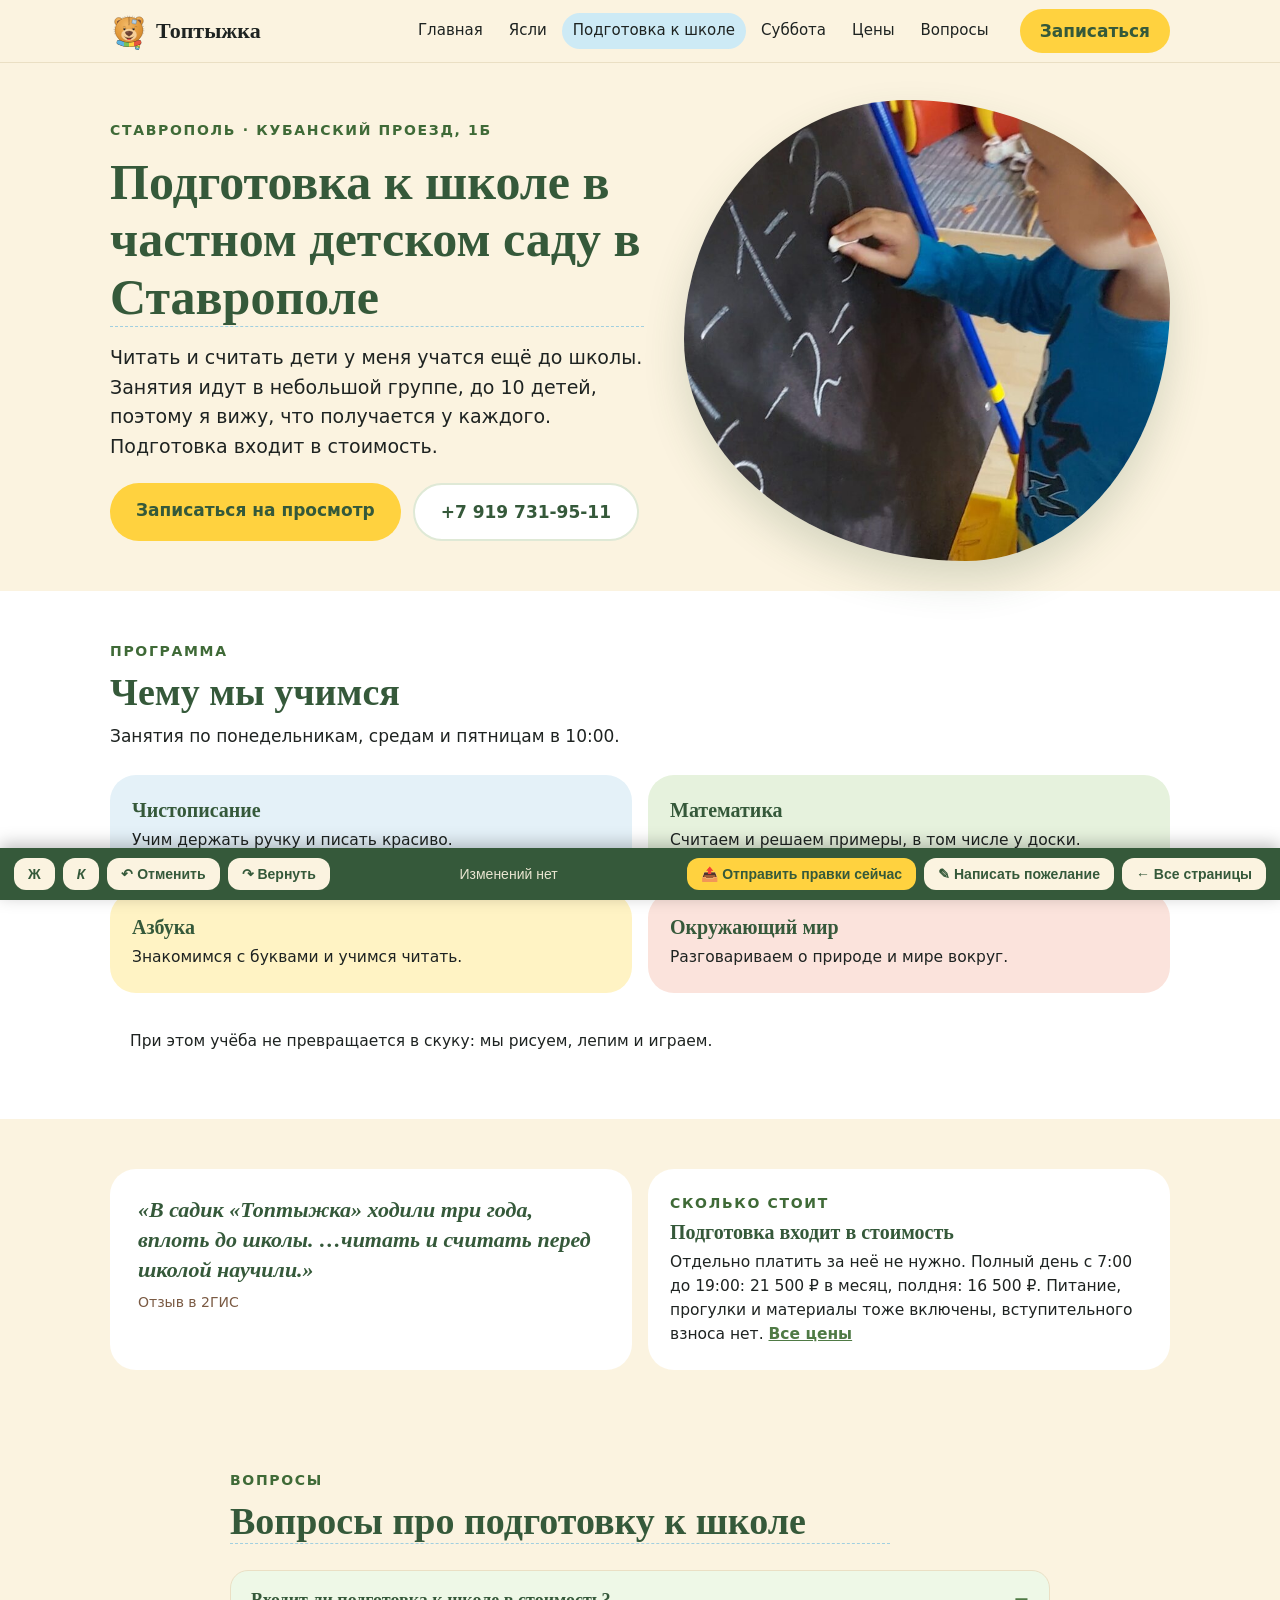
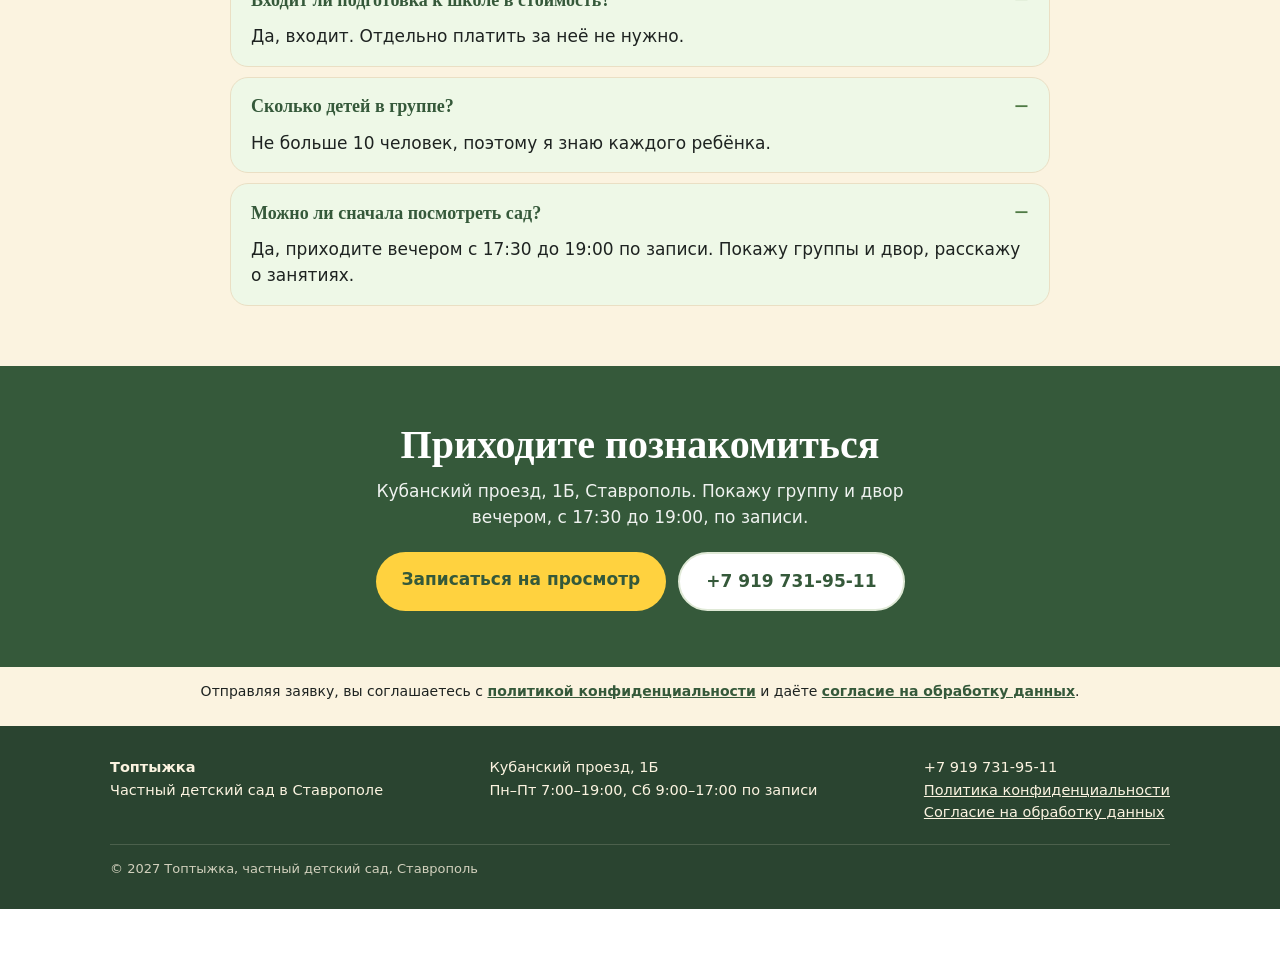
<file: podgotovka-k-shkole.html>
<!doctype html>
<html lang="ru"><head><meta name="robots" content="noindex,nofollow"><meta charset="utf-8"><meta name="viewport" content="width=device-width,initial-scale=1">
<title>Редактор: Подготовка к школе в Ставрополе</title>
<link rel="stylesheet" href="editor.css?v=39">
</head><body data-page="podgotovka-k-shkole" data-revision="195">
<div class="rb" data-file="podgotovka-k-shkole/01-kLrh6unP.html" data-id="kLrh6unP" data-label="Подготовка к школе в частном детском саду в Ставрополе"><style>:root{--cream:#FBF3E0;--sky:#CDEAF5;--blue:#58B2E0;--green:#79C257;--sun:#FFD23F;--red:#E8553D;--forest:#35593A;--leaf:#4F7A45;--ink:#1E2321;--muted:#7a5a43;--serif:Georgia,'Times New Roman',serif;--sans:'Segoe UI',system-ui,sans-serif}*{box-sizing:border-box;margin:0}.sp{font:17px/1.55 var(--sans);color:var(--ink);background:var(--cream);overflow-x:hidden}.sp img{display:block;max-width:100%}.sp a{color:inherit}.sp h1,.sp h2,.sp h3{font-family:var(--serif);color:var(--forest);line-height:1.15;font-weight:700}.w{max-width:1100px;margin:0 auto;padding:0 20px}.k{color:var(--leaf);font-weight:600;font-size:14px;letter-spacing:.12em;text-transform:uppercase}.top{position:sticky;top:0;z-index:20;background:rgba(251,243,224,.94);backdrop-filter:blur(8px);border-bottom:1px solid #eadfc4}.top .w{display:flex;align-items:center;gap:20px;height:62px}.logo{font:700 22px var(--serif);color:var(--forest);text-decoration:none;display:flex;gap:8px;align-items:center}.logo i{width:38px;height:38px;font-size:0;background:url(../assets/bear-k7xl.svg) center/contain no-repeat;font-style:normal}.top nav{display:flex;gap:4px;margin-left:auto}.top nav a{text-decoration:none;font-size:15px;padding:6px 11px;border-radius:99px;transition:.25s}.top nav a:hover,.top nav a.on{background:var(--sky)}.btn{display:inline-block;text-decoration:none;font-weight:700;padding:14px 26px;border-radius:99px;transition:.25s}.bm{background:linear-gradient(#FFD86B,#F5B23A);color:#4A2C17!important;box-shadow:0 6px 0 #D89A2B,0 14px 24px rgba(216,154,43,.35)}.bm:hover{transform:translateY(3px);box-shadow:0 3px 0 #D89A2B}.bs{background:#fff;border:2px solid #dfe9d6;color:var(--forest)!important}.bs:hover{background:var(--sky);border-color:var(--sky)}.hero{padding:40px 0 30px}.hero .w{display:grid;grid-template-columns:1.1fr 1fr;gap:40px;align-items:center}.hero h1{font-size:clamp(32px,4.2vw,50px);margin:12px 0 16px}.hero p.l{font-size:19px;max-width:540px}.cta{display:flex;gap:12px;flex-wrap:wrap;margin-top:22px}.blob{aspect-ratio:1/.95}.blob img{width:100%;height:100%;object-fit:cover;border-radius:46% 54% 42% 58%/52% 44% 56% 48%;box-shadow:0 20px 40px rgba(53,89,58,.18);animation:mo 14s ease-in-out infinite}@keyframes mo{50%{border-radius:56% 44% 54% 46%/44% 56% 44% 56%}}.sec{padding:50px 0}.wh{background:#fff}.sk{background:var(--sky)}.sn{background:#FFF1B8}.hd{max-width:660px;margin-bottom:26px}.hd h2{font-size:clamp(26px,3.2vw,38px);margin:8px 0}.g3{display:grid;grid-template-columns:repeat(3,1fr);gap:16px}.g2{display:grid;grid-template-columns:1fr 1fr;gap:16px}.c{background:#fff;border-radius:26px;padding:24px 22px;transition:.3s;position:relative}.c:hover{transform:translateY(-6px);box-shadow:0 18px 30px rgba(74,44,23,.1)}.c h3{font-size:20px;margin-bottom:6px}.c p,.c li{font-size:15.5px}.c a{color:var(--leaf);font-weight:600}.p1{background:#E4F1F8}.p2{background:#E6F2DD}.p3{background:#FFF3C4}.p4{background:#FBE3DC}.n{font:700 44px var(--serif);color:var(--sun);line-height:1;margin-bottom:6px}.sum{font:700 34px var(--serif);color:var(--forest);margin:6px 0}.sum small{font:500 15px var(--sans);color:var(--muted)}.c ul{padding-left:18px;margin-top:8px}.hit{outline:3px solid var(--sun);transform:translateY(-6px)}.tag{position:absolute;top:-14px;left:20px;background:var(--sun);border-radius:99px;padding:3px 12px;font-size:13px;font-weight:700}.note{margin-top:20px;background:#fff;border-radius:20px;padding:16px 20px;font-size:15.5px}.note a{color:var(--leaf);font-weight:700}.q{background:#fff;border-radius:26px;padding:26px 28px;font:italic 600 22px/1.35 var(--serif);color:var(--forest)}.q small{display:block;margin-top:10px;font:500 14px var(--sans);color:var(--muted);font-style:normal}.chips{display:flex;gap:10px;flex-wrap:wrap;margin-top:16px}.chips span{background:#fff;border-radius:99px;padding:6px 14px;font-weight:600;font-size:14.5px;color:var(--forest)}.faq .w{max-width:860px}details{background:#fff;border:1px solid #eadfc4;border-radius:18px;padding:16px 20px;margin-bottom:10px;transition:.25s}details:hover{background:#EAF6FC}details[open]{background:#EEF8E7}summary{cursor:pointer;font:600 18px var(--serif);color:var(--forest);list-style:none;display:flex;justify-content:space-between;align-items:center;gap:14px}summary::-webkit-details-marker{display:none}summary::after{content:"+";flex:none;font-size:26px;line-height:1;color:var(--leaf)}details[open] summary::after{content:"−"}details p{margin-top:10px}.rel{display:flex;gap:10px;flex-wrap:wrap;margin-top:20px}.rel a{background:#fff;border:1px solid #E7D9B8;border-radius:99px;padding:9px 16px;font-weight:600;text-decoration:none;color:var(--forest)}.rel a:hover{background:var(--sky)}.fin{background:var(--forest);color:#fff;padding:56px 0;text-align:center}.fin h2{color:#fff;font-size:clamp(26px,3.4vw,40px)}.fin p{max-width:540px;margin:10px auto 22px;opacity:.92}.fin .cta{justify-content:center}.cs{background:#FBF3E0;text-align:center;padding:14px 20px 24px;font-size:14px}.cs a{color:#35593A;font-weight:700}.ft{background:#2A4430;color:#FBF3E0;padding:30px 0;font-size:14.5px}.ft .w{display:flex;flex-wrap:wrap;gap:20px;justify-content:space-between}.ft a{color:#FBF3E0}.cp{width:100%;opacity:.8;font-size:13px;border-top:1px solid rgba(251,243,224,.2);padding-top:14px}.rs-cookie{background:#fff!important;color:#4A2C17!important;border:1px solid #E7D9B8!important;border-radius:16px!important;box-shadow:0 -4px 14px rgba(60,40,10,.14)!important}.rs-cookie button{background:#35593A!important;color:#FBF3E0!important;border:0!important;border-radius:999px!important}@keyframes ri{from{opacity:0;transform:translateY(30px)}to{opacity:1;transform:none}}@supports(animation-timeline:view()){.c,.q,.note{animation:ri linear both;animation-timeline:view();animation-range:entry 0% entry 45%}}@media(prefers-reduced-motion:reduce){*{animation:none!important;transition:none!important}}.bg{display:none;width:42px;height:42px;border-radius:14px;background:#fff;border:1px solid #eadfc4;place-items:center;font-size:22px;line-height:1;text-decoration:none;color:var(--forest)!important}.mm{display:none;position:fixed;left:0;right:0;top:56px;bottom:0;background:#FBF3E0;z-index:19;overflow:auto;padding:10px 20px 90px}.mm:target{display:block}.mm a.i{display:block;padding:15px 6px;border-bottom:1px solid #eadfc4;font:600 20px var(--serif);color:var(--forest);text-decoration:none}.mm .cta{margin-top:20px}.mm .x{color:var(--muted);font:500 15px var(--sans);text-align:center;margin-top:14px;display:block;text-decoration:none}@media(max-width:900px){.bg{display:grid}.top nav{display:none}.top .w{height:56px;gap:10px}.top .bm{margin-left:auto}.hero .w,.g3,.g2{grid-template-columns:1fr}.blob{order:-1;aspect-ratio:1/.8}.hit{transform:none}}@media(max-width:560px){.btn{padding:13px 20px}}.top .bm{background:#FFD23F;box-shadow:none;color:#35593A!important}.top .bm:hover{transform:none;box-shadow:none;filter:brightness(.96)}.bg{border-radius:50%;background:#CDEAF5;border:0}</style><div class='sp'><header class='top'><div class='w'><a class='logo' href='../'><i>🧸</i>Топтыжка</a><nav><a href='../'>Главная</a><a href='../yasli-stavropol/'>Ясли</a><a href='../podgotovka-k-shkole/' class='on'>Подготовка к школе</a><a href='../sad-v-subbotu/'>Суббота</a><a href='../tseny/'>Цены</a><a href='../voprosy/'>Вопросы</a></nav><a class='btn bm' style='padding:10px 20px' href='../#form'>Записаться</a><a class='bg' href='#mm' aria-label='Меню'>☰</a></div></header><div class='mm' id='mm'><a class='i' href='../'>Главная</a><a class='i' href='../yasli-stavropol/'>Ясли</a><a class='i' href='../podgotovka-k-shkole/'>Подготовка к школе</a><a class='i' href='../sad-v-subbotu/'>Суббота</a><a class='i' href='../tseny/'>Цены</a><a class='i' href='../voprosy/'>Вопросы</a><div class='cta'><a class='btn bm' href='../#form'>Записаться на просмотр</a><a class='btn bs' href='tel:+79197319511'>+7 919 731-95-11</a></div><a class='x' href='#x'>Закрыть меню</a></div><section class='hero'><div class='w'><div><div class='k'>Ставрополь · Кубанский проезд, 1Б</div><h1>Подготовка к школе в частном детском саду в Ставрополе</h1><p class='l'>Читать и считать дети у меня учатся ещё до школы. Занятия идут в небольшой группе, до 10 детей, поэтому я вижу, что получается у каждого. Подготовка входит в стоимость.</p><div class='cta'><a class='btn bm' href='../#form'>Записаться на просмотр</a><a class='btn bs' href='tel:+79197319511'>+7 919 731-95-11</a></div></div><div class='blob'><img src='../assets/den-doska-d1ae.jpg' alt='Мальчик считает на доске'></div></div></section><section class='sec wh'><div class='w'><div class='hd'><div class='k'>Программа</div><h2>Чему мы учимся</h2><p>Занятия по понедельникам, средам и пятницам в 10:00.</p></div><div class='g3' style='grid-template-columns:repeat(2,1fr)'><div class='c p1'><h3>Чистописание</h3><p>Учим держать ручку и писать красиво.</p></div><div class='c p2'><h3>Математика</h3><p>Считаем и решаем примеры, в том числе у доски.</p></div><div class='c p3'><h3>Азбука</h3><p>Знакомимся с буквами и учимся читать.</p></div><div class='c p4'><h3>Окружающий мир</h3><p>Разговариваем о природе и мире вокруг.</p></div></div><div class='note'>При этом учёба не превращается в скуку: мы рисуем, лепим и играем.</div></div></section><section class='sec'><div class='w g2'><div class='q'>«В садик «Топтыжка» ходили три года, вплоть до школы. …читать и считать перед школой научили.»<small>Отзыв в 2ГИС</small></div><div class='c'><div class='k'>Сколько стоит</div><h3 style='margin-top:6px'>Подготовка входит в стоимость</h3><p>Отдельно платить за неё не нужно. Полный день с 7:00 до 19:00: 21 500 ₽ в месяц, полдня: 16 500 ₽. Питание, прогулки и материалы тоже включены, вступительного взноса нет. <a href='../tseny/'>Все цены</a></p></div></div></section><section class='sec faq'><div class='w'><div class='hd'><div class='k'>Вопросы</div><h2>Вопросы про подготовку к школе</h2></div><details><summary>Входит ли подготовка к школе в стоимость?</summary><p>Да, входит. Отдельно платить за неё не нужно.</p></details><details><summary>Сколько детей в группе?</summary><p>Не больше 10 человек, поэтому я знаю каждого ребёнка.</p></details><details><summary>Можно ли сначала посмотреть сад?</summary><p>Да, приходите вечером с 17:30 до 19:00 по записи. Покажу группы и двор, расскажу о занятиях.</p></details></div></section><section class='fin'><div class='w'><h2>Приходите познакомиться</h2><p>Кубанский проезд, 1Б, Ставрополь. Покажу группу и двор вечером, с 17:30 до 19:00, по записи.</p><div class='cta'><a class='btn bm' href='../#form'>Записаться на просмотр</a><a class='btn bs' href='tel:+79197319511'>+7 919 731-95-11</a></div></div></section><div class='cs'>Отправляя заявку, вы соглашаетесь с <a href='../politika/'>политикой конфиденциальности</a> и даёте <a href='../soglasie/'>согласие на обработку данных</a>.</div><footer class='ft'><div class='w'><div><b>Топтыжка</b><br>Частный детский сад в Ставрополе</div><div>Кубанский проезд, 1Б<br>Пн–Пт 7:00–19:00, Сб 9:00–17:00 по записи</div><div>+7 919 731-95-11<br><a href='../politika/'>Политика конфиденциальности</a><br><a href='../soglasie/'>Согласие на обработку данных</a></div><div class='cp'>© 2027 Топтыжка, частный детский сад, Ставрополь</div></div></footer></div></div>

<div class="rb rb-style" data-file="podgotovka-k-shkole/02-Hd2KNjKp.html" data-id="Hd2KNjKp" data-label="Стили (не редактируются)" hidden-edit><style>.sp .mm{top:0 !important;z-index:30 !important;padding-top:58px !important}.sp .mm a.i{padding:11px 6px !important;font-size:18px !important}.sp .mm .cta{margin-top:14px !important}.sp .mm .x{position:fixed;top:7px;right:20px;width:42px;height:42px;margin:0;border-radius:14px;background:#fff;border:1px solid #eadfc4;display:grid !important;place-items:center;font-size:0 !important;color:#35593A}.sp .mm .x::before{content:"✕";font-size:20px;line-height:1;color:#35593A}body:has(.mm:target) .rs-cookie{display:none !important}.sp .sum,.sp .n{font-family:'Segoe UI',system-ui,sans-serif !important;font-weight:800 !important;letter-spacing:-.5px}.sp .n{color:#35593A !important}</style></div>

<div class="rb rb-style" data-file="podgotovka-k-shkole/03-4yXTKubj.html" data-id="4yXTKubj" data-label="Стили (не редактируются)" hidden-edit><style>.sp .bg{font-size:0 !important;width:44px !important;height:44px !important;border-radius:50% !important;background:#35593A !important;border:0 !important;box-shadow:0 4px 10px rgba(53,89,58,.3) !important;position:relative;flex:none}.sp .bg::before{content:"";position:absolute;left:50%;top:50%;width:20px;height:2.5px;margin:-1.25px 0 0 -10px;border-radius:2px;background:#FBF3E0;box-shadow:0 -7px 0 #FBF3E0,0 7px 0 #FBF3E0}.sp .mm .x{width:44px !important;height:44px !important;top:6px !important;border-radius:50% !important;background:#35593A !important;border:0 !important;box-shadow:0 4px 10px rgba(53,89,58,.3) !important;font-size:0 !important}.sp .mm .x::before,.sp .mm .x::after{content:"" !important;position:absolute;left:50%;top:50%;width:20px;height:2.5px;margin:-1.25px 0 0 -10px;border-radius:2px;background:#FBF3E0 !important;font-size:0 !important;line-height:0}.sp .mm .x::before{transform:rotate(45deg)}.sp .mm .x::after{transform:rotate(-45deg)}</style></div>

<div class="rb rb-style" data-file="podgotovka-k-shkole/04-9qnXnkNU.html" data-id="9qnXnkNU" data-label="Стили (не редактируются)" hidden-edit><style>.sp .top .btn,.sp .top .bm{background:#FFD23F !important;background-image:none !important;color:#35593A !important;box-shadow:none !important;border:0 !important;height:44px;display:inline-flex;align-items:center;padding:0 20px !important}</style></div>

<div class="rb rb-style" data-file="podgotovka-k-shkole/05-bzb9iaui.html" data-id="bzb9iaui" data-label="Стили (не редактируются)" hidden-edit><style>.sp .bg,.sp .mm .x{background:#CDEAF5 !important;box-shadow:none !important}.sp .bg::before{background:#35593A !important;box-shadow:0 -7px 0 #35593A,0 7px 0 #35593A !important}.sp .mm .x::before,.sp .mm .x::after{background:#35593A !important}</style></div>

<div class="rb rb-style" data-file="podgotovka-k-shkole/06-TSEsBeMK.html" data-id="TSEsBeMK" data-label="Стили (не редактируются)" hidden-edit><style>@media(max-width:53.8em){.sp .top .w,.sp .top .wrap{gap:6px !important;padding-left:14px !important;padding-right:14px !important}.sp .top .logo{font-size:20px !important;min-width:0;margin-right:auto}.sp .top .btn,.sp .top .bm{padding:0 14px !important;font-size:14px !important;white-space:nowrap}}</style></div>

<div class="rb rb-style" data-file="podgotovka-k-shkole/07-g9QWT6nq.html" data-id="g9QWT6nq" data-label="Стили (не редактируются)" hidden-edit><style>@media(max-width:53.8em){.sp .top .btn,.sp .top .bm{display:none !important}.sp .top .logo{font-size:24px !important}}</style></div>

<div class="rb rb-style" data-file="podgotovka-k-shkole/08-Ac8qjVyk.html" data-id="Ac8qjVyk" data-label="Стили (не редактируются)" hidden-edit><style>.sp .mm .x{right:16px !important;left:auto !important;top:6px !important}</style></div>

<div class="rb rb-style" data-file="podgotovka-k-shkole/09-3mCbab22.html" data-id="3mCbab22" data-label="Стили (не редактируются)" hidden-edit><style>@media(max-width:53.8em){.sp .top .btn,.sp .top .bm{display:inline-flex !important}.sp .top .logo{font-size:20px !important}}</style></div>

<div class="rb rb-style" data-file="podgotovka-k-shkole/10-kFuvscRn.html" data-id="kFuvscRn" data-label="Стили (не редактируются)" hidden-edit><style>.sp .top{position:fixed !important;top:0;left:0;right:0;z-index:25;background:rgba(251,243,224,.96);backdrop-filter:blur(6px)}.sp{padding-top:60px}.sp .mm{position:fixed !important;top:0;left:0;right:0;bottom:0;overflow-y:auto}.sp .mm .x{position:fixed !important}.sp .bm,.sp .bm:hover{background:#FFD23F !important;background-image:none !important;box-shadow:none !important;color:#35593A !important;transform:none !important}</style></div>

<div class="rb rb-style" data-file="podgotovka-k-shkole/11-tWwWmsmp.html" data-id="tWwWmsmp" data-label="Стили (не редактируются)" hidden-edit><style>.sp .k{color:#3F6A37 !important}</style></div>
<script src="config.js?v=39"></script><script src="editor.js?v=39"></script>
</body></html>
</file>
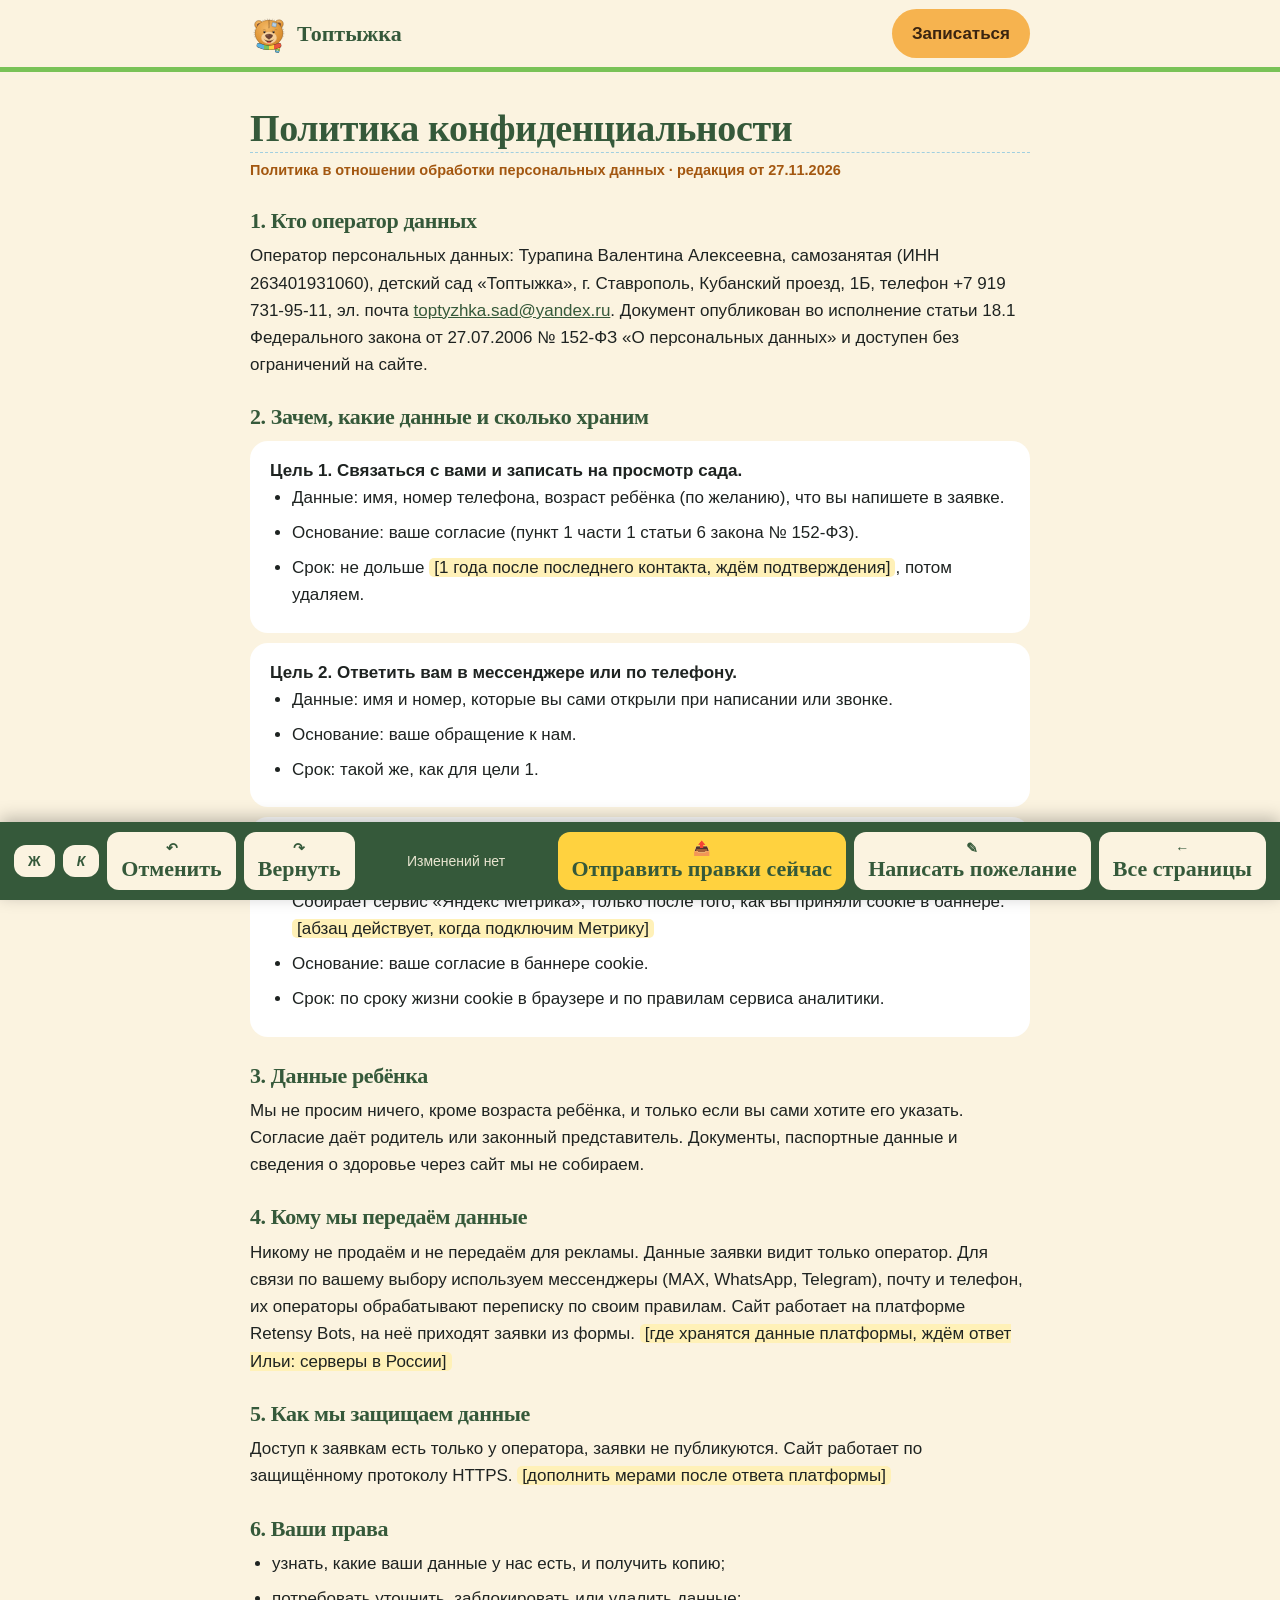
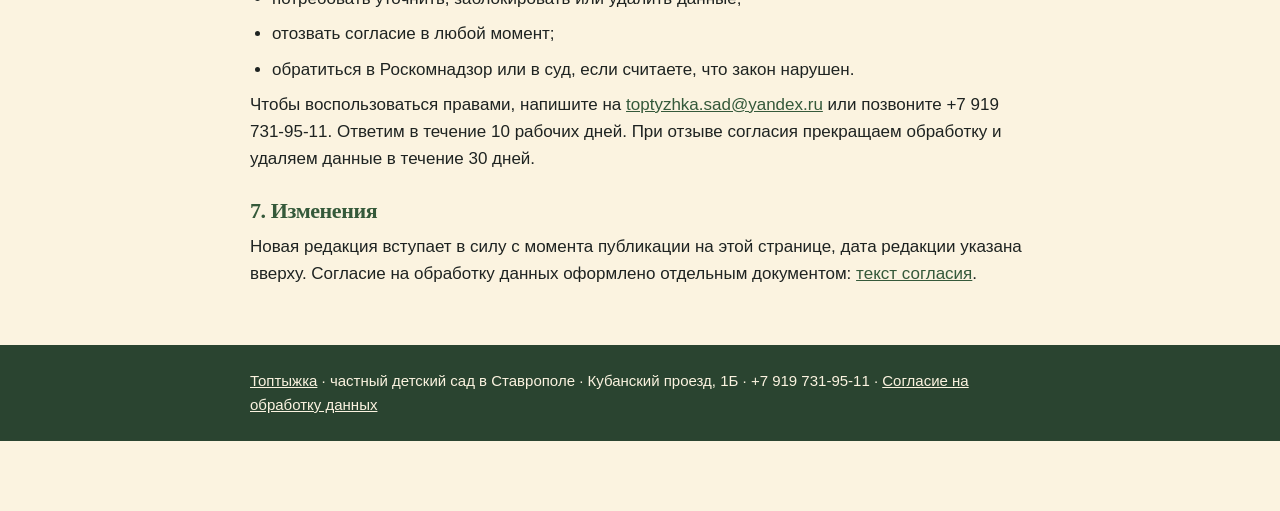
<file: politika.html>
<!doctype html>
<html lang="ru"><head><meta name="robots" content="noindex,nofollow"><meta charset="utf-8"><meta name="viewport" content="width=device-width,initial-scale=1">
<title>Редактор: Политика конфиденциальности</title>
<link rel="stylesheet" href="editor.css?v=39">
</head><body data-page="politika" data-revision="195">
<div class="rb" data-file="politika/01-eCzRzUv7.html" data-id="eCzRzUv7" data-label="Политика конфиденциальности"><style>*{box-sizing:border-box;margin:0;padding:0}body{font-family:'Segoe UI',Arial,sans-serif;background:#FBF3E0;color:#1E2321;line-height:1.6;font-size:17px}a{color:#35593A}h1,h2{font-family:Georgia,serif;color:#35593A;line-height:1.2;letter-spacing:-.4px}.w{max-width:820px;margin:0 auto;padding:0 20px}.top{background:#FBF3E0;border-bottom:5px solid #79C257}.top .w{display:flex;align-items:center;gap:12px;padding-top:9px;padding-bottom:9px}.lg{flex:1;display:flex;align-items:center;gap:9px;text-decoration:none;font-family:Georgia,serif;font-weight:700;font-size:22px;color:#35593A}.lg img{width:38px;height:38px}.b{display:inline-block;background:#F6B34F;color:#3A2410;font-weight:700;text-decoration:none;padding:11px 20px;border-radius:999px}main{padding:34px 0 50px}h1{font-size:clamp(28px,4vw,38px);margin-bottom:6px}.meta{font-size:14.5px;color:#A35710;font-weight:600;margin-bottom:22px}h2{font-size:22px;margin:26px 0 8px}p,li{margin-bottom:8px}ul{padding-left:22px}.todo{background:#FFF1B8;padding:0 5px;border-radius:5px}.box{background:#fff;border-radius:18px;padding:16px 20px;margin:10px 0}footer{background:#2A4430;color:#FBF3E0;padding:24px 0;font-size:15px}footer a{color:#FBF3E0}</style><div class='top'><div class='w'><a class='lg' href='../'><img src='../assets/bear-k7xl.svg' alt=''>Топтыжка</a><a class='b' href='../#form'>Записаться</a></div></div><main><div class='w'><h1>Политика конфиденциальности</h1><div class='meta'>Политика в отношении обработки персональных данных · редакция от 27.11.2026</div><h2>1. Кто оператор данных</h2><p>Оператор персональных данных: Турапина Валентина Алексеевна, самозанятая (ИНН 263401931060), детский сад «Топтыжка», г. Ставрополь, Кубанский проезд, 1Б, телефон +7 919 731-95-11, эл. почта <a href='mailto:toptyzhka.sad@yandex.ru'>toptyzhka.sad@yandex.ru</a>. Документ опубликован во исполнение статьи 18.1 Федерального закона от 27.07.2006 № 152-ФЗ «О персональных данных» и доступен без ограничений на сайте.</p><h2>2. Зачем, какие данные и сколько храним</h2><div class='box'><b>Цель 1. Связаться с вами и записать на просмотр сада.</b><ul><li>Данные: имя, номер телефона, возраст ребёнка (по желанию), что вы напишете в заявке.</li><li>Основание: ваше согласие (пункт 1 части 1 статьи 6 закона № 152-ФЗ).</li><li>Срок: не дольше <span class='todo'>[1 года после последнего контакта, ждём подтверждения]</span>, потом удаляем.</li></ul></div><div class='box'><b>Цель 2. Ответить вам в мессенджере или по телефону.</b><ul><li>Данные: имя и номер, которые вы сами открыли при написании или звонке.</li><li>Основание: ваше обращение к нам.</li><li>Срок: такой же, как для цели 1.</li></ul></div><div class='box'><b>Цель 3. Узнать, как работает сайт, и сделать его удобнее.</b><ul><li>Данные: файлы cookie, IP-адрес, тип браузера и устройства, какие страницы вы открыли. Собирает сервис «Яндекс Метрика», только после того, как вы приняли cookie в баннере. <span class='todo'>[абзац действует, когда подключим Метрику]</span></li><li>Основание: ваше согласие в баннере cookie.</li><li>Срок: по сроку жизни cookie в браузере и по правилам сервиса аналитики.</li></ul></div><h2>3. Данные ребёнка</h2><p>Мы не просим ничего, кроме возраста ребёнка, и только если вы сами хотите его указать. Согласие даёт родитель или законный представитель. Документы, паспортные данные и сведения о здоровье через сайт мы не собираем.</p><h2>4. Кому мы передаём данные</h2><p>Никому не продаём и не передаём для рекламы. Данные заявки видит только оператор. Для связи по вашему выбору используем мессенджеры (MAX, WhatsApp, Telegram), почту и телефон, их операторы обрабатывают переписку по своим правилам. Сайт работает на платформе Retensy Bots, на неё приходят заявки из формы. <span class='todo'>[где хранятся данные платформы, ждём ответ Ильи: серверы в России]</span></p><h2>5. Как мы защищаем данные</h2><p>Доступ к заявкам есть только у оператора, заявки не публикуются. Сайт работает по защищённому протоколу HTTPS. <span class='todo'>[дополнить мерами после ответа платформы]</span></p><h2>6. Ваши права</h2><ul><li>узнать, какие ваши данные у нас есть, и получить копию;</li><li>потребовать уточнить, заблокировать или удалить данные;</li><li>отозвать согласие в любой момент;</li><li>обратиться в Роскомнадзор или в суд, если считаете, что закон нарушен.</li></ul><p>Чтобы воспользоваться правами, напишите на <a href='mailto:toptyzhka.sad@yandex.ru'>toptyzhka.sad@yandex.ru</a> или позвоните +7 919 731-95-11. Ответим в течение 10 рабочих дней. При отзыве согласия прекращаем обработку и удаляем данные в течение 30 дней.</p><h2>7. Изменения</h2><p>Новая редакция вступает в силу с момента публикации на этой странице, дата редакции указана вверху. Согласие на обработку данных оформлено отдельным документом: <a href='../soglasie/'>текст согласия</a>.</p></div></main><footer><div class='w'><a href='../'>Топтыжка</a> · частный детский сад в Ставрополе · Кубанский проезд, 1Б · +7 919 731-95-11 · <a href='../soglasie/'>Согласие на обработку данных</a></div></footer></div>
<script src="config.js?v=39"></script><script src="editor.js?v=39"></script>
</body></html>
</file>
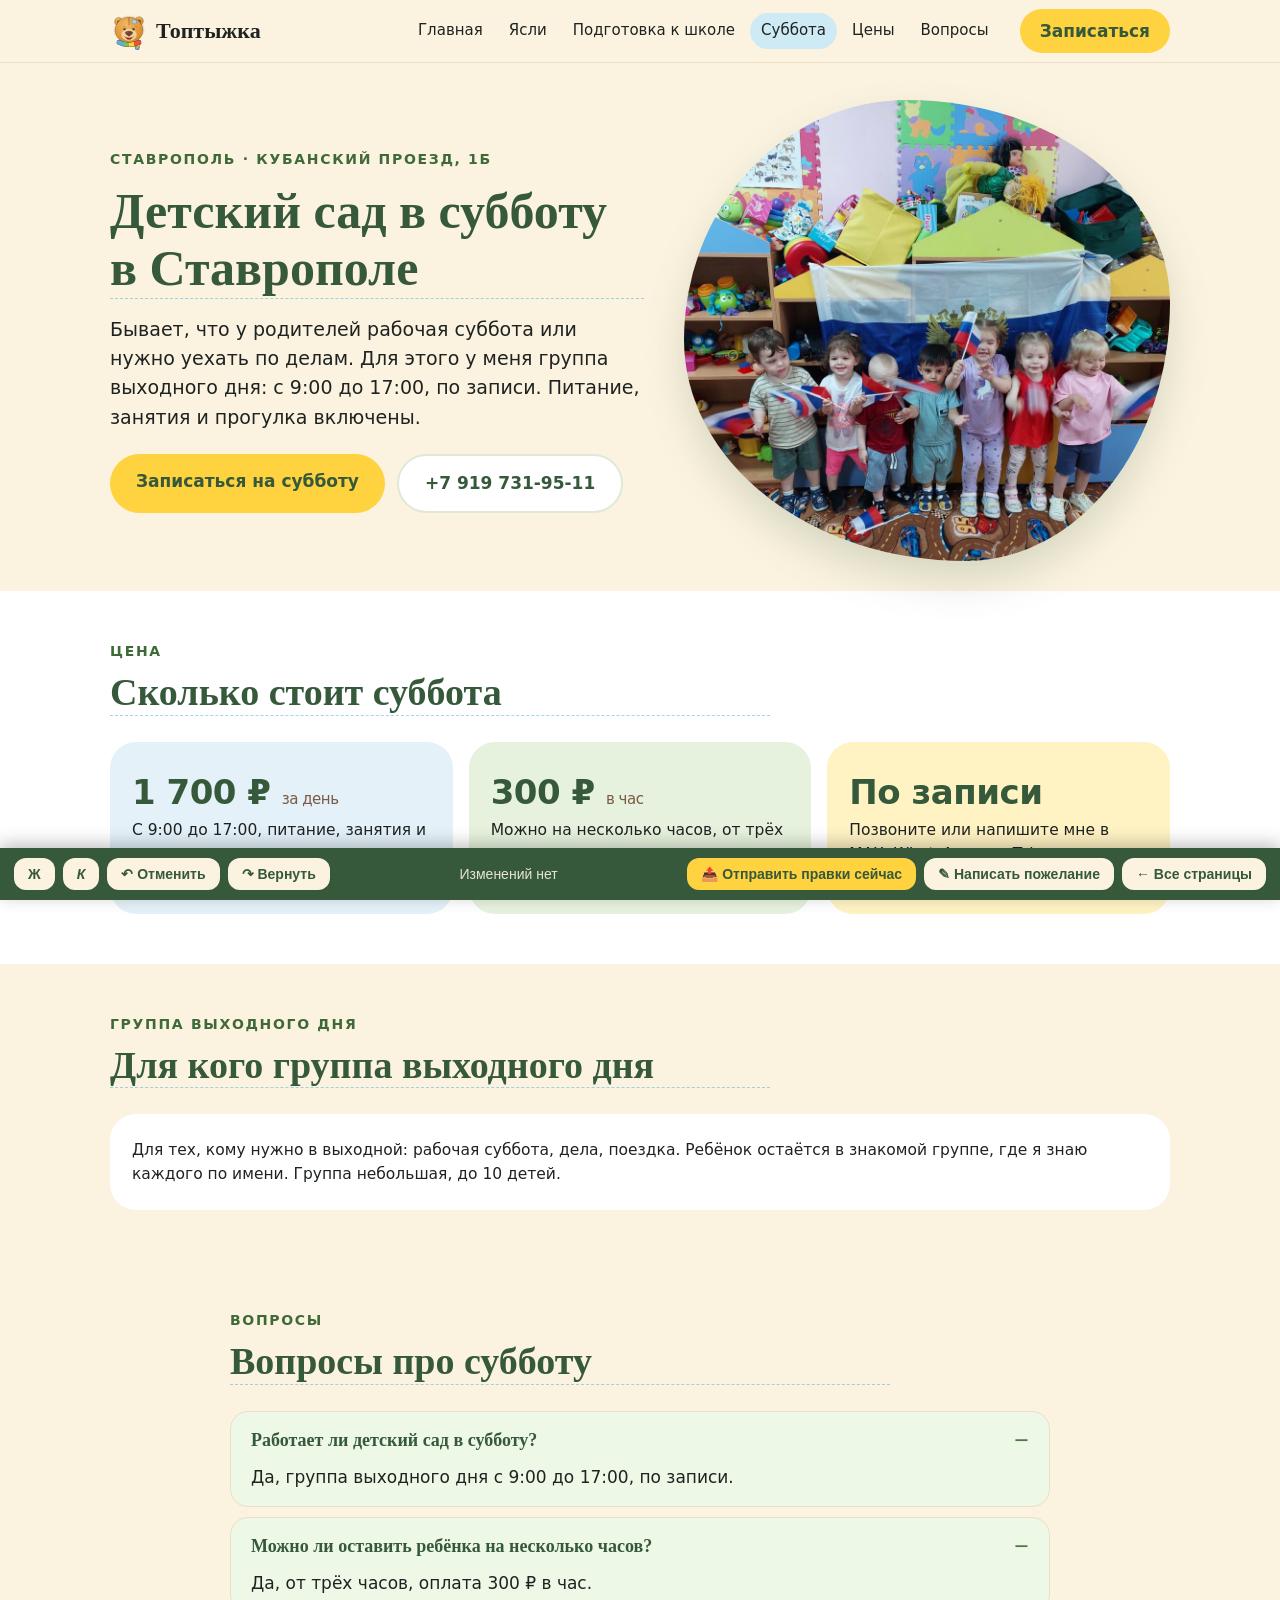
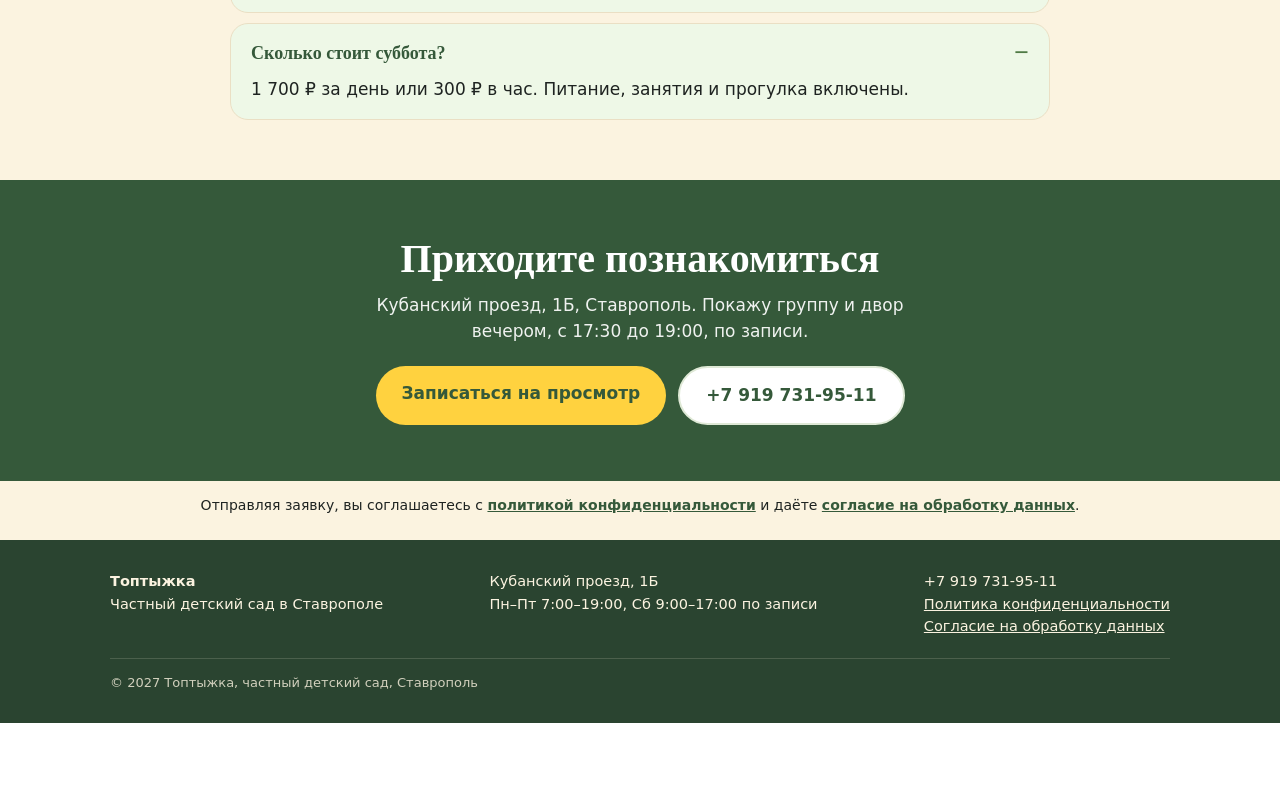
<file: sad-v-subbotu.html>
<!doctype html>
<html lang="ru"><head><meta name="robots" content="noindex,nofollow"><meta charset="utf-8"><meta name="viewport" content="width=device-width,initial-scale=1">
<title>Редактор: Детский сад в субботу в Ставрополе</title>
<link rel="stylesheet" href="editor.css?v=39">
</head><body data-page="sad-v-subbotu" data-revision="195">
<div class="rb" data-file="sad-v-subbotu/01-ekmkqFPt.html" data-id="ekmkqFPt" data-label="Детский сад в субботу в Ставрополе"><style>:root{--cream:#FBF3E0;--sky:#CDEAF5;--blue:#58B2E0;--green:#79C257;--sun:#FFD23F;--red:#E8553D;--forest:#35593A;--leaf:#4F7A45;--ink:#1E2321;--muted:#7a5a43;--serif:Georgia,'Times New Roman',serif;--sans:'Segoe UI',system-ui,sans-serif}*{box-sizing:border-box;margin:0}.sp{font:17px/1.55 var(--sans);color:var(--ink);background:var(--cream);overflow-x:hidden}.sp img{display:block;max-width:100%}.sp a{color:inherit}.sp h1,.sp h2,.sp h3{font-family:var(--serif);color:var(--forest);line-height:1.15;font-weight:700}.w{max-width:1100px;margin:0 auto;padding:0 20px}.k{color:var(--leaf);font-weight:600;font-size:14px;letter-spacing:.12em;text-transform:uppercase}.top{position:sticky;top:0;z-index:20;background:rgba(251,243,224,.94);backdrop-filter:blur(8px);border-bottom:1px solid #eadfc4}.top .w{display:flex;align-items:center;gap:20px;height:62px}.logo{font:700 22px var(--serif);color:var(--forest);text-decoration:none;display:flex;gap:8px;align-items:center}.logo i{width:38px;height:38px;font-size:0;background:url(../assets/bear-k7xl.svg) center/contain no-repeat;font-style:normal}.top nav{display:flex;gap:4px;margin-left:auto}.top nav a{text-decoration:none;font-size:15px;padding:6px 11px;border-radius:99px;transition:.25s}.top nav a:hover,.top nav a.on{background:var(--sky)}.btn{display:inline-block;text-decoration:none;font-weight:700;padding:14px 26px;border-radius:99px;transition:.25s}.bm{background:linear-gradient(#FFD86B,#F5B23A);color:#4A2C17!important;box-shadow:0 6px 0 #D89A2B,0 14px 24px rgba(216,154,43,.35)}.bm:hover{transform:translateY(3px);box-shadow:0 3px 0 #D89A2B}.bs{background:#fff;border:2px solid #dfe9d6;color:var(--forest)!important}.bs:hover{background:var(--sky);border-color:var(--sky)}.hero{padding:40px 0 30px}.hero .w{display:grid;grid-template-columns:1.1fr 1fr;gap:40px;align-items:center}.hero h1{font-size:clamp(32px,4.2vw,50px);margin:12px 0 16px}.hero p.l{font-size:19px;max-width:540px}.cta{display:flex;gap:12px;flex-wrap:wrap;margin-top:22px}.blob{aspect-ratio:1/.95}.blob img{width:100%;height:100%;object-fit:cover;border-radius:46% 54% 42% 58%/52% 44% 56% 48%;box-shadow:0 20px 40px rgba(53,89,58,.18);animation:mo 14s ease-in-out infinite}@keyframes mo{50%{border-radius:56% 44% 54% 46%/44% 56% 44% 56%}}.sec{padding:50px 0}.wh{background:#fff}.sk{background:var(--sky)}.sn{background:#FFF1B8}.hd{max-width:660px;margin-bottom:26px}.hd h2{font-size:clamp(26px,3.2vw,38px);margin:8px 0}.g3{display:grid;grid-template-columns:repeat(3,1fr);gap:16px}.g2{display:grid;grid-template-columns:1fr 1fr;gap:16px}.c{background:#fff;border-radius:26px;padding:24px 22px;transition:.3s;position:relative}.c:hover{transform:translateY(-6px);box-shadow:0 18px 30px rgba(74,44,23,.1)}.c h3{font-size:20px;margin-bottom:6px}.c p,.c li{font-size:15.5px}.c a{color:var(--leaf);font-weight:600}.p1{background:#E4F1F8}.p2{background:#E6F2DD}.p3{background:#FFF3C4}.p4{background:#FBE3DC}.n{font:700 44px var(--serif);color:var(--sun);line-height:1;margin-bottom:6px}.sum{font:700 34px var(--serif);color:var(--forest);margin:6px 0}.sum small{font:500 15px var(--sans);color:var(--muted)}.c ul{padding-left:18px;margin-top:8px}.hit{outline:3px solid var(--sun);transform:translateY(-6px)}.tag{position:absolute;top:-14px;left:20px;background:var(--sun);border-radius:99px;padding:3px 12px;font-size:13px;font-weight:700}.note{margin-top:20px;background:#fff;border-radius:20px;padding:16px 20px;font-size:15.5px}.note a{color:var(--leaf);font-weight:700}.q{background:#fff;border-radius:26px;padding:26px 28px;font:italic 600 22px/1.35 var(--serif);color:var(--forest)}.q small{display:block;margin-top:10px;font:500 14px var(--sans);color:var(--muted);font-style:normal}.chips{display:flex;gap:10px;flex-wrap:wrap;margin-top:16px}.chips span{background:#fff;border-radius:99px;padding:6px 14px;font-weight:600;font-size:14.5px;color:var(--forest)}.faq .w{max-width:860px}details{background:#fff;border:1px solid #eadfc4;border-radius:18px;padding:16px 20px;margin-bottom:10px;transition:.25s}details:hover{background:#EAF6FC}details[open]{background:#EEF8E7}summary{cursor:pointer;font:600 18px var(--serif);color:var(--forest);list-style:none;display:flex;justify-content:space-between;align-items:center;gap:14px}summary::-webkit-details-marker{display:none}summary::after{content:"+";flex:none;font-size:26px;line-height:1;color:var(--leaf)}details[open] summary::after{content:"−"}details p{margin-top:10px}.rel{display:flex;gap:10px;flex-wrap:wrap;margin-top:20px}.rel a{background:#fff;border:1px solid #E7D9B8;border-radius:99px;padding:9px 16px;font-weight:600;text-decoration:none;color:var(--forest)}.rel a:hover{background:var(--sky)}.fin{background:var(--forest);color:#fff;padding:56px 0;text-align:center}.fin h2{color:#fff;font-size:clamp(26px,3.4vw,40px)}.fin p{max-width:540px;margin:10px auto 22px;opacity:.92}.fin .cta{justify-content:center}.cs{background:#FBF3E0;text-align:center;padding:14px 20px 24px;font-size:14px}.cs a{color:#35593A;font-weight:700}.ft{background:#2A4430;color:#FBF3E0;padding:30px 0;font-size:14.5px}.ft .w{display:flex;flex-wrap:wrap;gap:20px;justify-content:space-between}.ft a{color:#FBF3E0}.cp{width:100%;opacity:.8;font-size:13px;border-top:1px solid rgba(251,243,224,.2);padding-top:14px}.rs-cookie{background:#fff!important;color:#4A2C17!important;border:1px solid #E7D9B8!important;border-radius:16px!important;box-shadow:0 -4px 14px rgba(60,40,10,.14)!important}.rs-cookie button{background:#35593A!important;color:#FBF3E0!important;border:0!important;border-radius:999px!important}@keyframes ri{from{opacity:0;transform:translateY(30px)}to{opacity:1;transform:none}}@supports(animation-timeline:view()){.c,.q,.note{animation:ri linear both;animation-timeline:view();animation-range:entry 0% entry 45%}}@media(prefers-reduced-motion:reduce){*{animation:none!important;transition:none!important}}.bg{display:none;width:42px;height:42px;border-radius:14px;background:#fff;border:1px solid #eadfc4;place-items:center;font-size:22px;line-height:1;text-decoration:none;color:var(--forest)!important}.mm{display:none;position:fixed;left:0;right:0;top:56px;bottom:0;background:#FBF3E0;z-index:19;overflow:auto;padding:10px 20px 90px}.mm:target{display:block}.mm a.i{display:block;padding:15px 6px;border-bottom:1px solid #eadfc4;font:600 20px var(--serif);color:var(--forest);text-decoration:none}.mm .cta{margin-top:20px}.mm .x{color:var(--muted);font:500 15px var(--sans);text-align:center;margin-top:14px;display:block;text-decoration:none}@media(max-width:900px){.bg{display:grid}.top nav{display:none}.top .w{height:56px;gap:10px}.top .bm{margin-left:auto}.hero .w,.g3,.g2{grid-template-columns:1fr}.blob{order:-1;aspect-ratio:1/.8}.hit{transform:none}}@media(max-width:560px){.btn{padding:13px 20px}}.top .bm{background:#FFD23F;box-shadow:none;color:#35593A!important}.top .bm:hover{transform:none;box-shadow:none;filter:brightness(.96)}.bg{border-radius:50%;background:#CDEAF5;border:0}</style><div class='sp'><header class='top'><div class='w'><a class='logo' href='../'><i>🧸</i>Топтыжка</a><nav><a href='../'>Главная</a><a href='../yasli-stavropol/'>Ясли</a><a href='../podgotovka-k-shkole/'>Подготовка к школе</a><a href='../sad-v-subbotu/' class='on'>Суббота</a><a href='../tseny/'>Цены</a><a href='../voprosy/'>Вопросы</a></nav><a class='btn bm' style='padding:10px 20px' href='../#form'>Записаться</a><a class='bg' href='#mm' aria-label='Меню'>☰</a></div></header><div class='mm' id='mm'><a class='i' href='../'>Главная</a><a class='i' href='../yasli-stavropol/'>Ясли</a><a class='i' href='../podgotovka-k-shkole/'>Подготовка к школе</a><a class='i' href='../sad-v-subbotu/'>Суббота</a><a class='i' href='../tseny/'>Цены</a><a class='i' href='../voprosy/'>Вопросы</a><div class='cta'><a class='btn bm' href='../#form'>Записаться на просмотр</a><a class='btn bs' href='tel:+79197319511'>+7 919 731-95-11</a></div><a class='x' href='#x'>Закрыть меню</a></div><section class='hero'><div class='w'><div><div class='k'>Ставрополь · Кубанский проезд, 1Б</div><h1>Детский сад в субботу в Ставрополе</h1><p class='l'>Бывает, что у родителей рабочая суббота или нужно уехать по делам. Для этого у меня группа выходного дня: с 9:00 до 17:00, по записи. Питание, занятия и прогулка включены.</p><div class='cta'><a class='btn bm' href='../#form'>Записаться на субботу</a><a class='btn bs' href='tel:+79197319511'>+7 919 731-95-11</a></div></div><div class='blob'><img src='../assets/den-gruppa-r1eg.jpg' alt='Дети в группе выходного дня'></div></div></section><section class='sec wh'><div class='w'><div class='hd'><div class='k'>Цена</div><h2>Сколько стоит суббота</h2></div><div class='g3'><div class='c p1'><div class='sum'>1 700 ₽ <small>за день</small></div><p>С 9:00 до 17:00, питание, занятия и прогулка включены.</p></div><div class='c p2'><div class='sum'>300 ₽ <small>в час</small></div><p>Можно на несколько часов, от трёх часов.</p></div><div class='c p3'><div class='sum'>По записи</div><p>Позвоните или напишите мне в MAX, WhatsApp или Telegram. Отвечу в течение часа.</p></div></div></div></section><section class='sec'><div class='w'><div class='hd'><div class='k'>Группа выходного дня</div><h2>Для кого группа выходного дня</h2></div><div class='c'><p>Для тех, кому нужно в выходной: рабочая суббота, дела, поездка. Ребёнок остаётся в знакомой группе, где я знаю каждого по имени. Группа небольшая, до 10 детей.</p></div></div></section><section class='sec faq'><div class='w'><div class='hd'><div class='k'>Вопросы</div><h2>Вопросы про субботу</h2></div><details><summary>Работает ли детский сад в субботу?</summary><p>Да, группа выходного дня с 9:00 до 17:00, по записи.</p></details><details><summary>Можно ли оставить ребёнка на несколько часов?</summary><p>Да, от трёх часов, оплата 300 ₽ в час.</p></details><details><summary>Сколько стоит суббота?</summary><p>1 700 ₽ за день или 300 ₽ в час. Питание, занятия и прогулка включены.</p></details></div></section><section class='fin'><div class='w'><h2>Приходите познакомиться</h2><p>Кубанский проезд, 1Б, Ставрополь. Покажу группу и двор вечером, с 17:30 до 19:00, по записи.</p><div class='cta'><a class='btn bm' href='../#form'>Записаться на просмотр</a><a class='btn bs' href='tel:+79197319511'>+7 919 731-95-11</a></div></div></section><div class='cs'>Отправляя заявку, вы соглашаетесь с <a href='../politika/'>политикой конфиденциальности</a> и даёте <a href='../soglasie/'>согласие на обработку данных</a>.</div><footer class='ft'><div class='w'><div><b>Топтыжка</b><br>Частный детский сад в Ставрополе</div><div>Кубанский проезд, 1Б<br>Пн–Пт 7:00–19:00, Сб 9:00–17:00 по записи</div><div>+7 919 731-95-11<br><a href='../politika/'>Политика конфиденциальности</a><br><a href='../soglasie/'>Согласие на обработку данных</a></div><div class='cp'>© 2027 Топтыжка, частный детский сад, Ставрополь</div></div></footer></div></div>

<div class="rb rb-style" data-file="sad-v-subbotu/02-LVtvQAFA.html" data-id="LVtvQAFA" data-label="Стили (не редактируются)" hidden-edit><style>.sp .mm{top:0 !important;z-index:30 !important;padding-top:58px !important}.sp .mm a.i{padding:11px 6px !important;font-size:18px !important}.sp .mm .cta{margin-top:14px !important}.sp .mm .x{position:fixed;top:7px;right:20px;width:42px;height:42px;margin:0;border-radius:14px;background:#fff;border:1px solid #eadfc4;display:grid !important;place-items:center;font-size:0 !important;color:#35593A}.sp .mm .x::before{content:"✕";font-size:20px;line-height:1;color:#35593A}body:has(.mm:target) .rs-cookie{display:none !important}.sp .sum,.sp .n{font-family:'Segoe UI',system-ui,sans-serif !important;font-weight:800 !important;letter-spacing:-.5px}.sp .n{color:#35593A !important}</style></div>

<div class="rb rb-style" data-file="sad-v-subbotu/03-fLreUaCd.html" data-id="fLreUaCd" data-label="Стили (не редактируются)" hidden-edit><style>.sp .bg{font-size:0 !important;width:44px !important;height:44px !important;border-radius:50% !important;background:#35593A !important;border:0 !important;box-shadow:0 4px 10px rgba(53,89,58,.3) !important;position:relative;flex:none}.sp .bg::before{content:"";position:absolute;left:50%;top:50%;width:20px;height:2.5px;margin:-1.25px 0 0 -10px;border-radius:2px;background:#FBF3E0;box-shadow:0 -7px 0 #FBF3E0,0 7px 0 #FBF3E0}.sp .mm .x{width:44px !important;height:44px !important;top:6px !important;border-radius:50% !important;background:#35593A !important;border:0 !important;box-shadow:0 4px 10px rgba(53,89,58,.3) !important;font-size:0 !important}.sp .mm .x::before,.sp .mm .x::after{content:"" !important;position:absolute;left:50%;top:50%;width:20px;height:2.5px;margin:-1.25px 0 0 -10px;border-radius:2px;background:#FBF3E0 !important;font-size:0 !important;line-height:0}.sp .mm .x::before{transform:rotate(45deg)}.sp .mm .x::after{transform:rotate(-45deg)}</style></div>

<div class="rb rb-style" data-file="sad-v-subbotu/04-C3KTgwYZ.html" data-id="C3KTgwYZ" data-label="Стили (не редактируются)" hidden-edit><style>.sp .top .btn,.sp .top .bm{background:#FFD23F !important;background-image:none !important;color:#35593A !important;box-shadow:none !important;border:0 !important;height:44px;display:inline-flex;align-items:center;padding:0 20px !important}</style></div>

<div class="rb rb-style" data-file="sad-v-subbotu/05-KBFYVsmq.html" data-id="KBFYVsmq" data-label="Стили (не редактируются)" hidden-edit><style>.sp .bg,.sp .mm .x{background:#CDEAF5 !important;box-shadow:none !important}.sp .bg::before{background:#35593A !important;box-shadow:0 -7px 0 #35593A,0 7px 0 #35593A !important}.sp .mm .x::before,.sp .mm .x::after{background:#35593A !important}</style></div>

<div class="rb rb-style" data-file="sad-v-subbotu/06-73wh59Bt.html" data-id="73wh59Bt" data-label="Стили (не редактируются)" hidden-edit><style>@media(max-width:53.8em){.sp .top .w,.sp .top .wrap{gap:6px !important;padding-left:14px !important;padding-right:14px !important}.sp .top .logo{font-size:20px !important;min-width:0;margin-right:auto}.sp .top .btn,.sp .top .bm{padding:0 14px !important;font-size:14px !important;white-space:nowrap}}</style></div>

<div class="rb rb-style" data-file="sad-v-subbotu/07-tCxXcDpu.html" data-id="tCxXcDpu" data-label="Стили (не редактируются)" hidden-edit><style>@media(max-width:53.8em){.sp .top .btn,.sp .top .bm{display:none !important}.sp .top .logo{font-size:24px !important}}</style></div>

<div class="rb rb-style" data-file="sad-v-subbotu/08-ihhUcufi.html" data-id="ihhUcufi" data-label="Стили (не редактируются)" hidden-edit><style>.sp .mm .x{right:16px !important;left:auto !important;top:6px !important}</style></div>

<div class="rb rb-style" data-file="sad-v-subbotu/09-gNpz3xLg.html" data-id="gNpz3xLg" data-label="Стили (не редактируются)" hidden-edit><style>@media(max-width:53.8em){.sp .top .btn,.sp .top .bm{display:inline-flex !important}.sp .top .logo{font-size:20px !important}}</style></div>

<div class="rb rb-style" data-file="sad-v-subbotu/10-YLNKqQRu.html" data-id="YLNKqQRu" data-label="Стили (не редактируются)" hidden-edit><style>.sp .top{position:fixed !important;top:0;left:0;right:0;z-index:25;background:rgba(251,243,224,.96);backdrop-filter:blur(6px)}.sp{padding-top:60px}.sp .mm{position:fixed !important;top:0;left:0;right:0;bottom:0;overflow-y:auto}.sp .mm .x{position:fixed !important}.sp .bm,.sp .bm:hover{background:#FFD23F !important;background-image:none !important;box-shadow:none !important;color:#35593A !important;transform:none !important}</style></div>

<div class="rb rb-style" data-file="sad-v-subbotu/11-DeAZAQyG.html" data-id="DeAZAQyG" data-label="Стили (не редактируются)" hidden-edit><style>.sp .k{color:#3F6A37 !important}</style></div>
<script src="config.js?v=39"></script><script src="editor.js?v=39"></script>
</body></html>
</file>
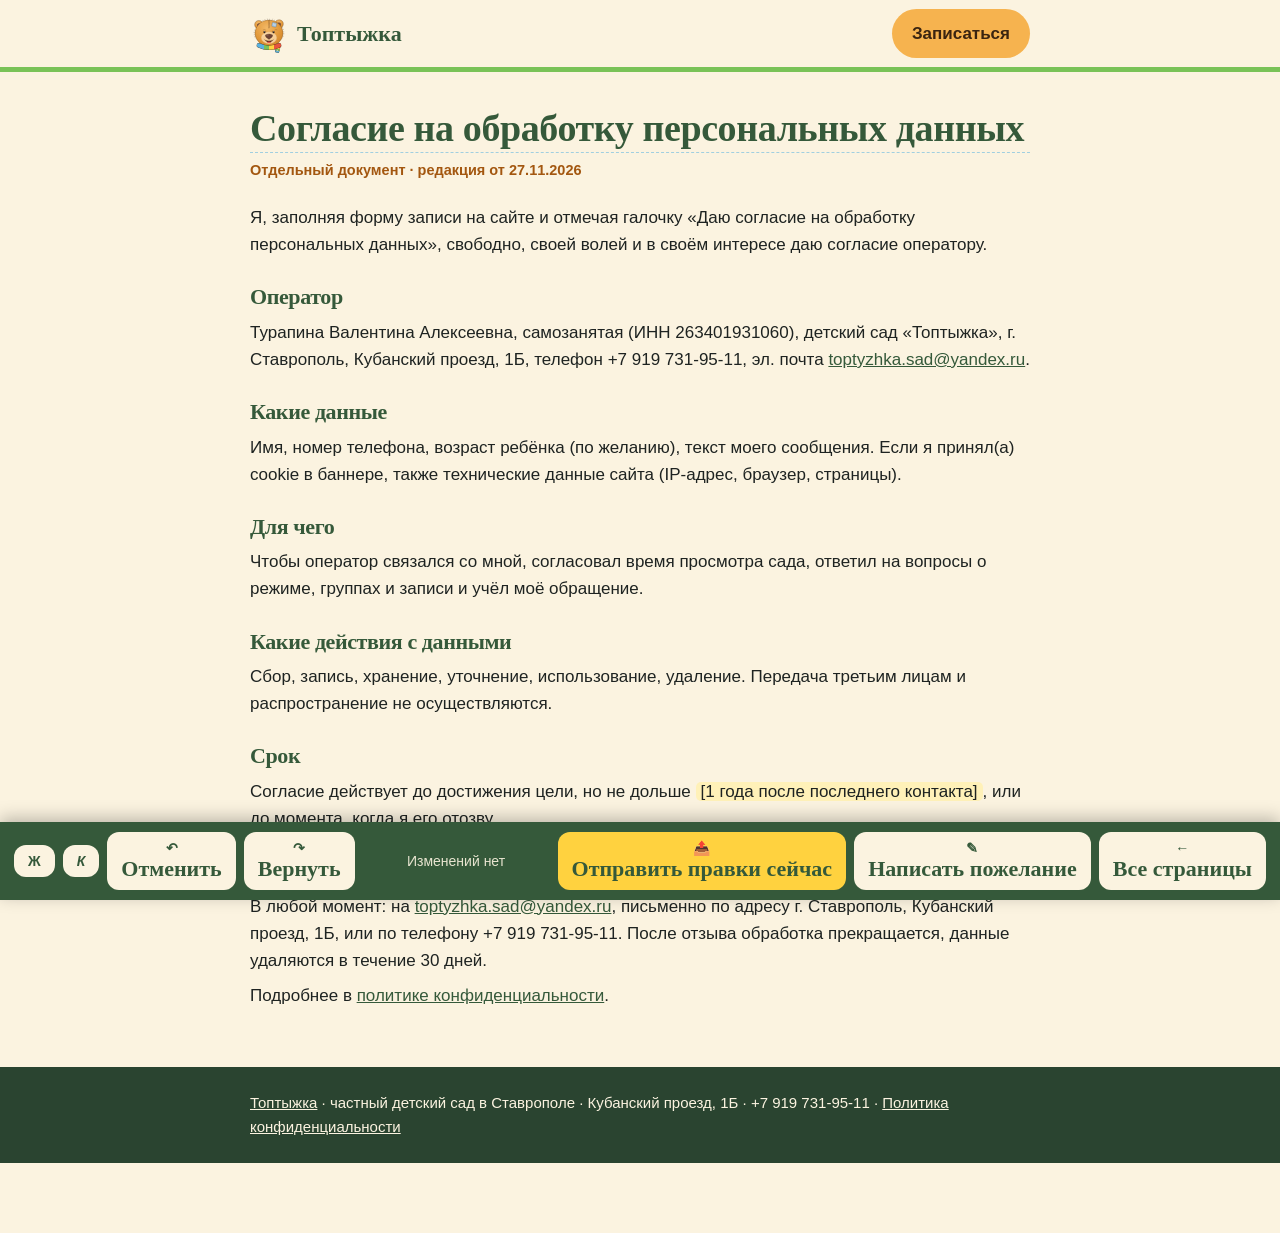
<file: soglasie.html>
<!doctype html>
<html lang="ru"><head><meta name="robots" content="noindex,nofollow"><meta charset="utf-8"><meta name="viewport" content="width=device-width,initial-scale=1">
<title>Редактор: Согласие на обработку персональных данных</title>
<link rel="stylesheet" href="editor.css?v=39">
</head><body data-page="soglasie" data-revision="195">
<div class="rb" data-file="soglasie/01-XdQCMwzm.html" data-id="XdQCMwzm" data-label="Согласие на обработку персональных данных"><style>*{box-sizing:border-box;margin:0;padding:0}body{font-family:'Segoe UI',Arial,sans-serif;background:#FBF3E0;color:#1E2321;line-height:1.6;font-size:17px}a{color:#35593A}h1,h2{font-family:Georgia,serif;color:#35593A;line-height:1.2;letter-spacing:-.4px}.w{max-width:820px;margin:0 auto;padding:0 20px}.top{background:#FBF3E0;border-bottom:5px solid #79C257}.top .w{display:flex;align-items:center;gap:12px;padding-top:9px;padding-bottom:9px}.lg{flex:1;display:flex;align-items:center;gap:9px;text-decoration:none;font-family:Georgia,serif;font-weight:700;font-size:22px;color:#35593A}.lg img{width:38px;height:38px}.b{display:inline-block;background:#F6B34F;color:#3A2410;font-weight:700;text-decoration:none;padding:11px 20px;border-radius:999px}main{padding:34px 0 50px}h1{font-size:clamp(28px,4vw,38px);margin-bottom:6px}.meta{font-size:14.5px;color:#A35710;font-weight:600;margin-bottom:22px}h2{font-size:22px;margin:26px 0 8px}p,li{margin-bottom:8px}ul{padding-left:22px}.todo{background:#FFF1B8;padding:0 5px;border-radius:5px}footer{background:#2A4430;color:#FBF3E0;padding:24px 0;font-size:15px}footer a{color:#FBF3E0}</style><div class='top'><div class='w'><a class='lg' href='../'><img src='../assets/bear-k7xl.svg' alt=''>Топтыжка</a><a class='b' href='../#form'>Записаться</a></div></div><main><div class='w'><h1>Согласие на обработку персональных данных</h1><div class='meta'>Отдельный документ · редакция от 27.11.2026</div><p>Я, заполняя форму записи на сайте и отмечая галочку «Даю согласие на обработку персональных данных», свободно, своей волей и в своём интересе даю согласие оператору.</p><h2>Оператор</h2><p>Турапина Валентина Алексеевна, самозанятая (ИНН 263401931060), детский сад «Топтыжка», г. Ставрополь, Кубанский проезд, 1Б, телефон +7 919 731-95-11, эл. почта <a href='mailto:toptyzhka.sad@yandex.ru'>toptyzhka.sad@yandex.ru</a>.</p><h2>Какие данные</h2><p>Имя, номер телефона, возраст ребёнка (по желанию), текст моего сообщения. Если я принял(а) cookie в баннере, также технические данные сайта (IP-адрес, браузер, страницы).</p><h2>Для чего</h2><p>Чтобы оператор связался со мной, согласовал время просмотра сада, ответил на вопросы о режиме, группах и записи и учёл моё обращение.</p><h2>Какие действия с данными</h2><p>Сбор, запись, хранение, уточнение, использование, удаление. Передача третьим лицам и распространение не осуществляются.</p><h2>Срок</h2><p>Согласие действует до достижения цели, но не дольше <span class='todo'>[1 года после последнего контакта]</span>, или до момента, когда я его отозву.</p><h2>Как отозвать</h2><p>В любой момент: на <a href='mailto:toptyzhka.sad@yandex.ru'>toptyzhka.sad@yandex.ru</a>, письменно по адресу г. Ставрополь, Кубанский проезд, 1Б, или по телефону +7 919 731-95-11. После отзыва обработка прекращается, данные удаляются в течение 30 дней.</p><p>Подробнее в <a href='../politika/'>политике конфиденциальности</a>.</p></div></main><footer><div class='w'><a href='../'>Топтыжка</a> · частный детский сад в Ставрополе · Кубанский проезд, 1Б · +7 919 731-95-11 · <a href='../politika/'>Политика конфиденциальности</a></div></footer></div>
<script src="config.js?v=39"></script><script src="editor.js?v=39"></script>
</body></html>
</file>
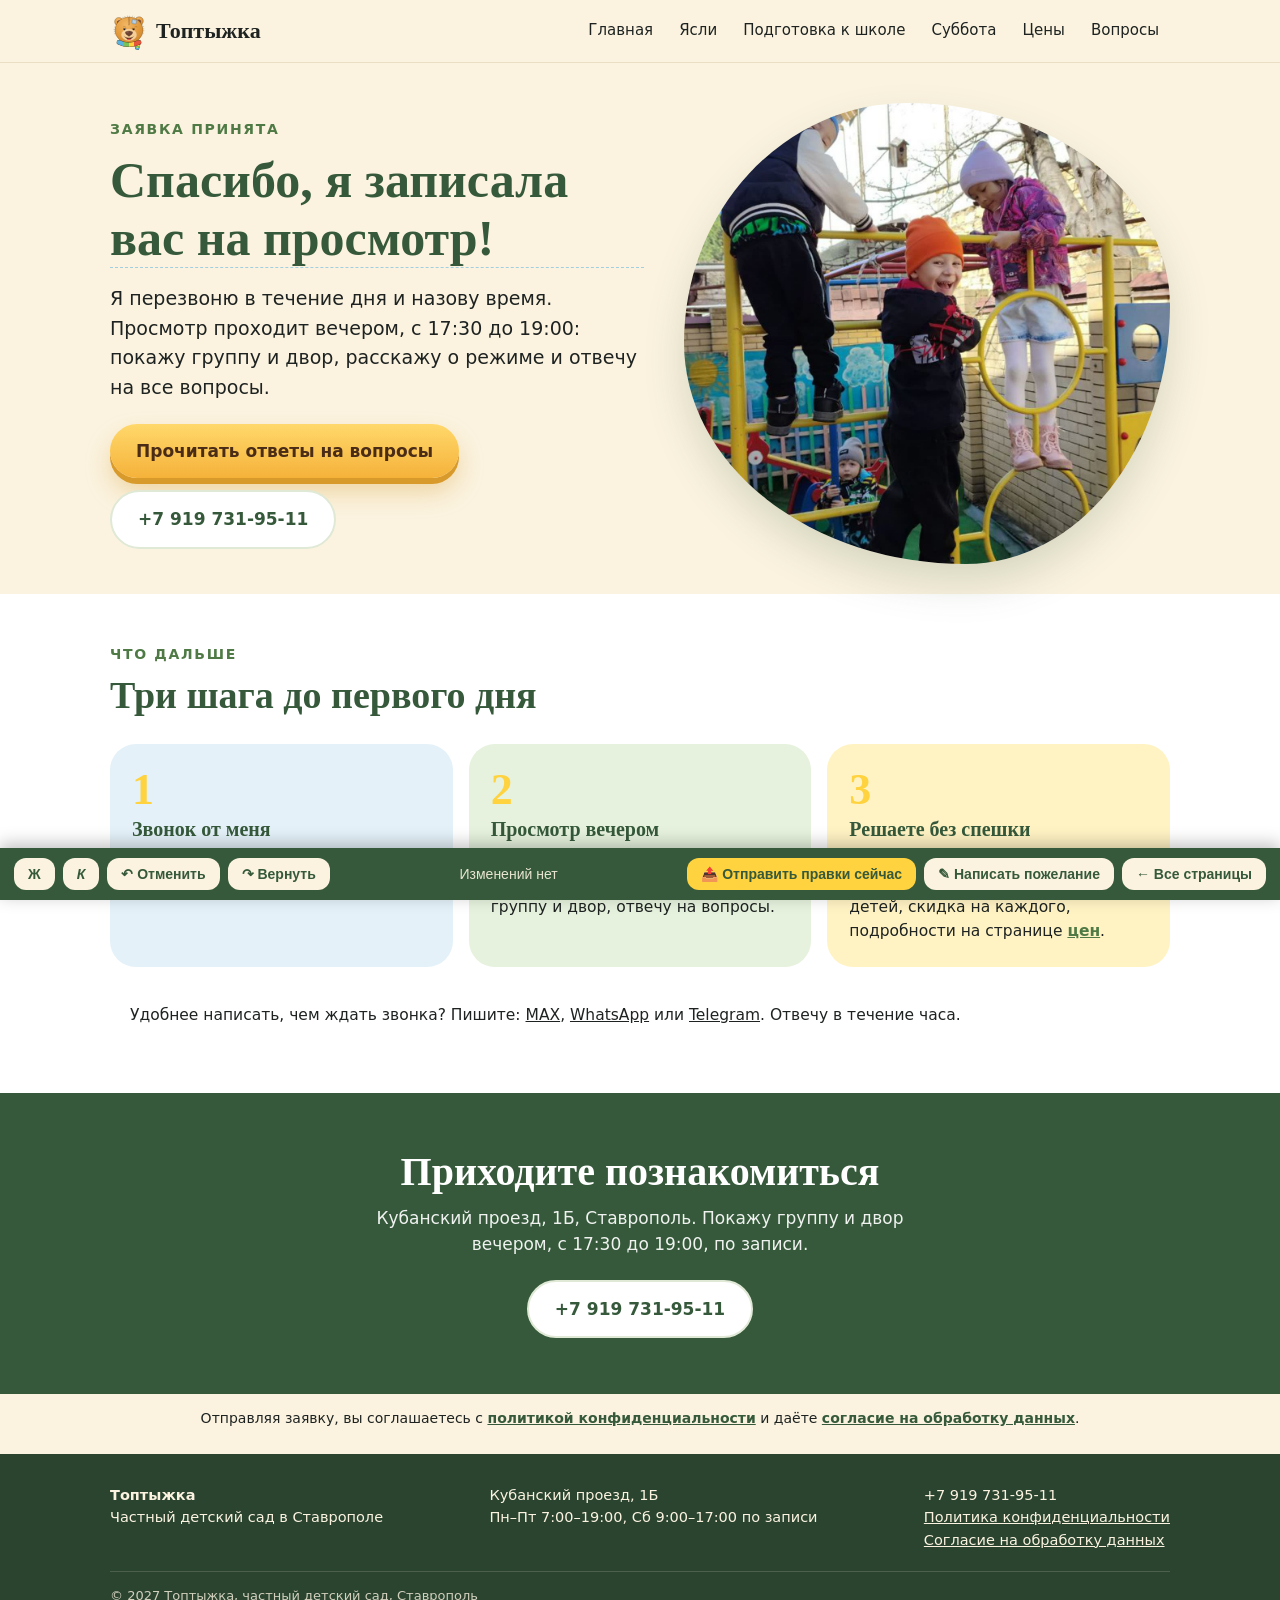
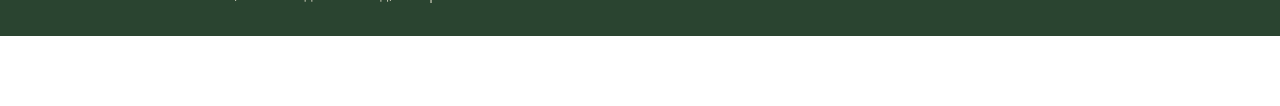
<file: spasibo.html>
<!doctype html>
<html lang="ru"><head><meta name="robots" content="noindex,nofollow"><meta charset="utf-8"><meta name="viewport" content="width=device-width,initial-scale=1">
<title>Редактор: Спасибо за запись на просмотр</title>
<link rel="stylesheet" href="editor.css?v=39">
</head><body data-page="spasibo" data-revision="195">
<div class="rb" data-file="spasibo/01-u3djqdSE.html" data-id="u3djqdSE" data-label="Спасибо, я записала вас на просмотр!"><style>:root{--cream:#FBF3E0;--sky:#CDEAF5;--blue:#58B2E0;--green:#79C257;--sun:#FFD23F;--red:#E8553D;--forest:#35593A;--leaf:#4F7A45;--ink:#1E2321;--muted:#7a5a43;--serif:Georgia,'Times New Roman',serif;--sans:'Segoe UI',system-ui,sans-serif}*{box-sizing:border-box;margin:0}.sp{font:17px/1.55 var(--sans);color:var(--ink);background:var(--cream);overflow-x:hidden}.sp img{display:block;max-width:100%}.sp a{color:inherit}.sp h1,.sp h2,.sp h3{font-family:var(--serif);color:var(--forest);line-height:1.15;font-weight:700}.w{max-width:1100px;margin:0 auto;padding:0 20px}.k{color:var(--leaf);font-weight:600;font-size:14px;letter-spacing:.12em;text-transform:uppercase}.top{position:sticky;top:0;z-index:20;background:rgba(251,243,224,.94);backdrop-filter:blur(8px);border-bottom:1px solid #eadfc4}.top .w{display:flex;align-items:center;gap:20px;height:62px}.logo{font:700 22px var(--serif);color:var(--forest);text-decoration:none;display:flex;gap:8px;align-items:center}.logo i{width:38px;height:38px;font-size:0;background:url(../assets/bear-k7xl.svg) center/contain no-repeat;font-style:normal}.top nav{display:flex;gap:4px;margin-left:auto}.top nav a{text-decoration:none;font-size:15px;padding:6px 11px;border-radius:99px;transition:.25s}.top nav a:hover,.top nav a.on{background:var(--sky)}.btn{display:inline-block;text-decoration:none;font-weight:700;padding:14px 26px;border-radius:99px;transition:.25s}.bm{background:linear-gradient(#FFD86B,#F5B23A);color:#4A2C17!important;box-shadow:0 6px 0 #D89A2B,0 14px 24px rgba(216,154,43,.35)}.bm:hover{transform:translateY(3px);box-shadow:0 3px 0 #D89A2B}.bs{background:#fff;border:2px solid #dfe9d6;color:var(--forest)!important}.bs:hover{background:var(--sky);border-color:var(--sky)}.hero{padding:40px 0 30px}.hero .w{display:grid;grid-template-columns:1.1fr 1fr;gap:40px;align-items:center}.hero h1{font-size:clamp(32px,4.2vw,50px);margin:12px 0 16px}.hero p.l{font-size:19px;max-width:540px}.cta{display:flex;gap:12px;flex-wrap:wrap;margin-top:22px}.blob{aspect-ratio:1/.95}.blob img{width:100%;height:100%;object-fit:cover;border-radius:46% 54% 42% 58%/52% 44% 56% 48%;box-shadow:0 20px 40px rgba(53,89,58,.18);animation:mo 14s ease-in-out infinite}@keyframes mo{50%{border-radius:56% 44% 54% 46%/44% 56% 44% 56%}}.sec{padding:50px 0}.wh{background:#fff}.sk{background:var(--sky)}.sn{background:#FFF1B8}.hd{max-width:660px;margin-bottom:26px}.hd h2{font-size:clamp(26px,3.2vw,38px);margin:8px 0}.g3{display:grid;grid-template-columns:repeat(3,1fr);gap:16px}.g2{display:grid;grid-template-columns:1fr 1fr;gap:16px}.c{background:#fff;border-radius:26px;padding:24px 22px;transition:.3s;position:relative}.c:hover{transform:translateY(-6px);box-shadow:0 18px 30px rgba(74,44,23,.1)}.c h3{font-size:20px;margin-bottom:6px}.c p,.c li{font-size:15.5px}.c a{color:var(--leaf);font-weight:600}.note{margin-top:20px;background:#fff;border-radius:20px;padding:16px 20px;font-size:15.5px}.fin{background:var(--forest);color:#fff;padding:56px 0;text-align:center}.fin h2{color:#fff;font-size:clamp(26px,3.4vw,40px)}.fin p{max-width:540px;margin:10px auto 22px;opacity:.92}.fin .cta{justify-content:center}.cs{background:#FBF3E0;text-align:center;padding:14px 20px 24px;font-size:14px}.cs a{color:#35593A;font-weight:700}.ft{background:#2A4430;color:#FBF3E0;padding:30px 0;font-size:14.5px}.ft .w{display:flex;flex-wrap:wrap;gap:20px;justify-content:space-between}.ft a{color:#FBF3E0}.cp{width:100%;opacity:.8;font-size:13px;border-top:1px solid rgba(251,243,224,.2);padding-top:14px}.p1{background:#E4F1F8}.p2{background:#E6F2DD}.p3{background:#FFF3C4}.n{font:700 44px var(--serif);color:var(--sun);line-height:1;margin-bottom:6px}.rs-cookie{background:#fff!important;color:#4A2C17!important;border:1px solid #E7D9B8!important;border-radius:16px!important;box-shadow:0 -4px 14px rgba(60,40,10,.14)!important}.rs-cookie button{background:#35593A!important;color:#FBF3E0!important;border:0!important;border-radius:999px!important}@media(prefers-reduced-motion:reduce){*{animation:none!important;transition:none!important}}.bg{display:none;width:42px;height:42px;border-radius:14px;background:#fff;border:1px solid #eadfc4;place-items:center;font-size:22px;line-height:1;text-decoration:none;color:var(--forest)!important}.mm{display:none;position:fixed;left:0;right:0;top:56px;bottom:0;background:#FBF3E0;z-index:19;overflow:auto;padding:10px 20px 90px}.mm:target{display:block}.mm a.i{display:block;padding:15px 6px;border-bottom:1px solid #eadfc4;font:600 20px var(--serif);color:var(--forest);text-decoration:none}.mm .cta{margin-top:20px}.mm .x{color:var(--muted);font:500 15px var(--sans);text-align:center;margin-top:14px;display:block;text-decoration:none}@media(max-width:900px){.bg{display:grid}.top nav{display:none}.top .w{height:56px;gap:10px}.top .bm{margin-left:auto}.hero .w,.g3,.g2{grid-template-columns:1fr}.blob{order:-1;aspect-ratio:1/.8}}@media(max-width:560px){.btn{padding:13px 20px}}.bg{border-radius:50%;background:#CDEAF5;border:0;margin-left:auto}</style><div class='sp'><header class='top'><div class='w'><a class='logo' href='../'><i>🧸</i>Топтыжка</a><nav><a href='../'>Главная</a><a href='../yasli-stavropol/'>Ясли</a><a href='../podgotovka-k-shkole/'>Подготовка к школе</a><a href='../sad-v-subbotu/'>Суббота</a><a href='../tseny/'>Цены</a><a href='../voprosy/'>Вопросы</a></nav><a class='bg' href='#mm' aria-label='Меню'>☰</a></div></header><div class='mm' id='mm'><a class='i' href='../'>Главная</a><a class='i' href='../yasli-stavropol/'>Ясли</a><a class='i' href='../podgotovka-k-shkole/'>Подготовка к школе</a><a class='i' href='../sad-v-subbotu/'>Суббота</a><a class='i' href='../tseny/'>Цены</a><a class='i' href='../voprosy/'>Вопросы</a><div class='cta'><a class='btn bs' href='tel:+79197319511'>+7 919 731-95-11</a></div><a class='x' href='#x'>Закрыть меню</a></div><section class='hero'><div class='w'><div><div class='k'>Заявка принята</div><h1>Спасибо, я записала вас на просмотр!</h1><p class='l'>Я перезвоню в течение дня и назову время. Просмотр проходит вечером, с 17:30 до 19:00: покажу группу и двор, расскажу о режиме и отвечу на все вопросы.</p><div class='cta'><a class='btn bm' href='../voprosy/'>Прочитать ответы на вопросы</a><a class='btn bs' href='tel:+79197319511'>+7 919 731-95-11</a></div></div><div class='blob'><img src='../assets/radost-lp8x.jpg' alt='Смеющийся мальчик на площадке детского сада'></div></div></section><section class='sec wh'><div class='w'><div class='hd'><div class='k'>Что дальше</div><h2>Три шага до первого дня</h2></div><div class='g3'><div class='c p1'><div class='n'>1</div><h3>Звонок от меня</h3><p>В течение дня я перезвоню и назову время просмотра.</p></div><div class='c p2'><div class='n'>2</div><h3>Просмотр вечером</h3><p>С 17:30 до 19:00 по записи, Кубанский проезд, 1Б. Покажу группу и двор, отвечу на вопросы.</p></div><div class='c p3'><div class='n'>3</div><h3>Решаете без спешки</h3><p>Вы смотрите сад и решаете без спешки. Если в сад пойдут двое детей, скидка на каждого, подробности на странице <a href='../tseny/'>цен</a>.</p></div></div><div class='note'>Удобнее написать, чем ждать звонка? Пишите: <a href='https://max.ru/u/f9LHodD0cOKMxOxEzPnBJaD80XWG0SdVzUSUioYIpoT9qydU1t_LxvP7VS0'>MAX</a>, <a href='https://wa.me/79197319511'>WhatsApp</a> или <a href='https://t.me/+79197319511'>Telegram</a>. Отвечу в течение часа.</div></div></section><section class='fin'><div class='w'><h2>Приходите познакомиться</h2><p>Кубанский проезд, 1Б, Ставрополь. Покажу группу и двор вечером, с 17:30 до 19:00, по записи.</p><div class='cta'><a class='btn bs' href='tel:+79197319511'>+7 919 731-95-11</a></div></div></section><div class='cs'>Отправляя заявку, вы соглашаетесь с <a href='../politika/'>политикой конфиденциальности</a> и даёте <a href='../soglasie/'>согласие на обработку данных</a>.</div><footer class='ft'><div class='w'><div><b>Топтыжка</b><br>Частный детский сад в Ставрополе</div><div>Кубанский проезд, 1Б<br>Пн–Пт 7:00–19:00, Сб 9:00–17:00 по записи</div><div>+7 919 731-95-11<br><a href='../politika/'>Политика конфиденциальности</a><br><a href='../soglasie/'>Согласие на обработку данных</a></div><div class='cp'>© 2027 Топтыжка, частный детский сад, Ставрополь</div></div></footer></div></div>
<script src="config.js?v=39"></script><script src="editor.js?v=39"></script>
</body></html>
</file>
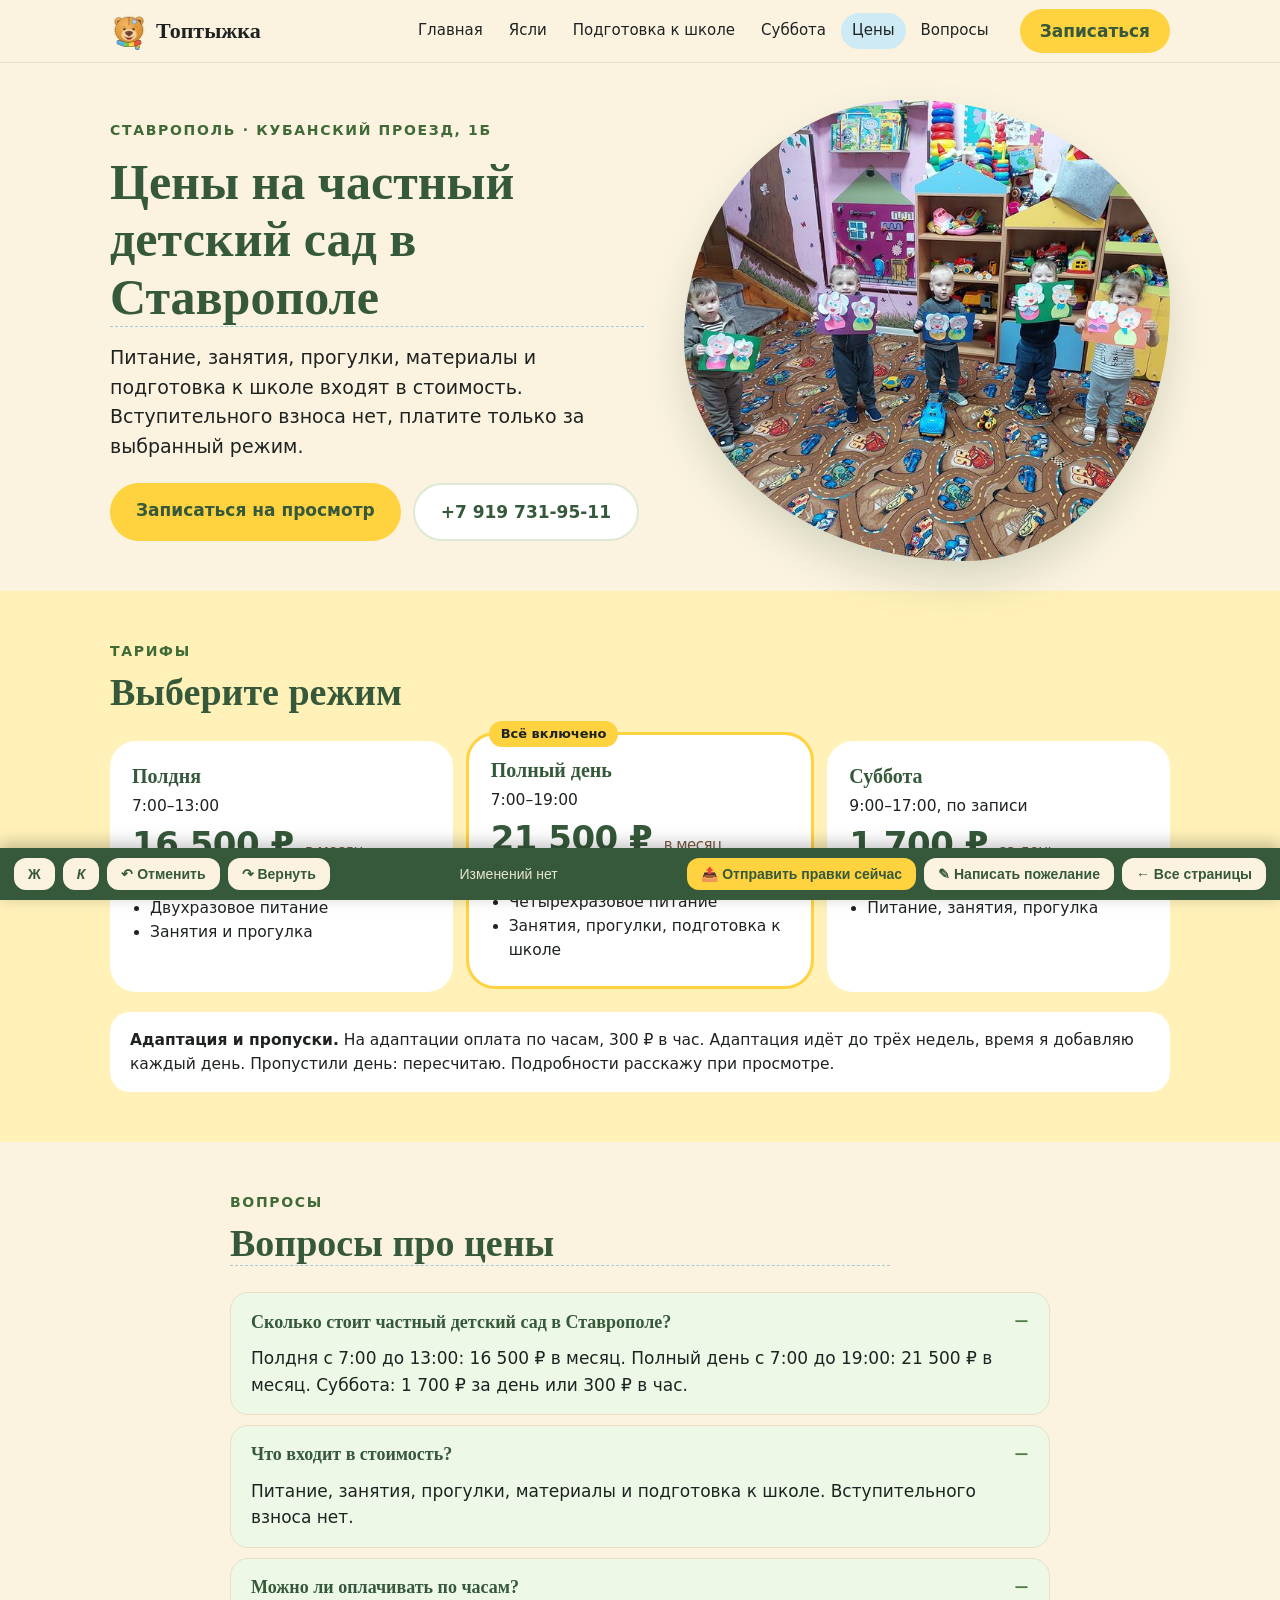
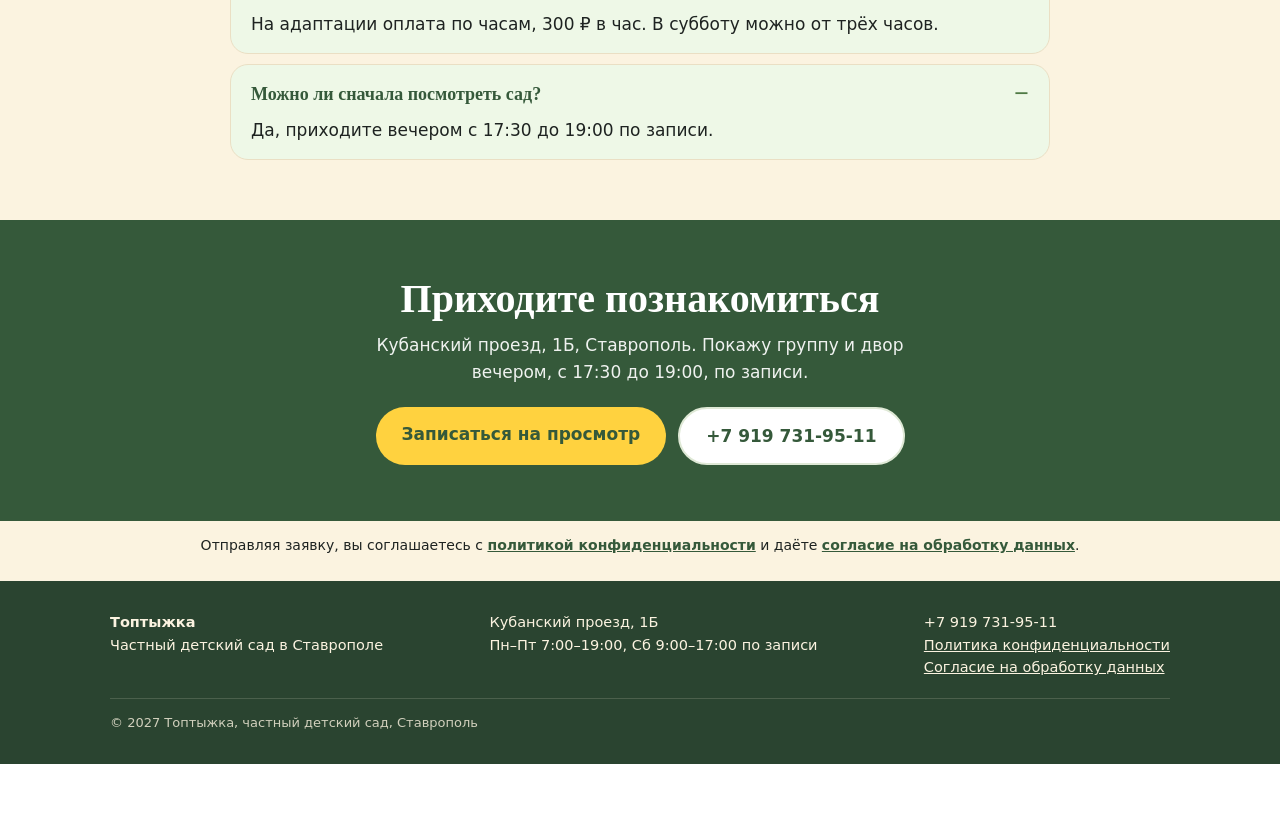
<file: tseny.html>
<!doctype html>
<html lang="ru"><head><meta name="robots" content="noindex,nofollow"><meta charset="utf-8"><meta name="viewport" content="width=device-width,initial-scale=1">
<title>Редактор: Цены на частный детский сад в Ставрополе</title>
<link rel="stylesheet" href="editor.css?v=39">
</head><body data-page="tseny" data-revision="195">
<div class="rb" data-file="tseny/01-2zAZpGAG.html" data-id="2zAZpGAG" data-label="Цены на частный детский сад в Ставрополе"><style>:root{--cream:#FBF3E0;--sky:#CDEAF5;--blue:#58B2E0;--green:#79C257;--sun:#FFD23F;--red:#E8553D;--forest:#35593A;--leaf:#4F7A45;--ink:#1E2321;--muted:#7a5a43;--serif:Georgia,'Times New Roman',serif;--sans:'Segoe UI',system-ui,sans-serif}*{box-sizing:border-box;margin:0}.sp{font:17px/1.55 var(--sans);color:var(--ink);background:var(--cream);overflow-x:hidden}.sp img{display:block;max-width:100%}.sp a{color:inherit}.sp h1,.sp h2,.sp h3{font-family:var(--serif);color:var(--forest);line-height:1.15;font-weight:700}.w{max-width:1100px;margin:0 auto;padding:0 20px}.k{color:var(--leaf);font-weight:600;font-size:14px;letter-spacing:.12em;text-transform:uppercase}.top{position:sticky;top:0;z-index:20;background:rgba(251,243,224,.94);backdrop-filter:blur(8px);border-bottom:1px solid #eadfc4}.top .w{display:flex;align-items:center;gap:20px;height:62px}.logo{font:700 22px var(--serif);color:var(--forest);text-decoration:none;display:flex;gap:8px;align-items:center}.logo i{width:30px;height:30px;border-radius:50%;background:var(--sun);display:grid;place-items:center;font-style:normal;font-size:17px}.top nav{display:flex;gap:4px;margin-left:auto}.top nav a{text-decoration:none;font-size:15px;padding:6px 11px;border-radius:99px;transition:.25s}.top nav a:hover,.top nav a.on{background:var(--sky)}.btn{display:inline-block;text-decoration:none;font-weight:700;padding:14px 26px;border-radius:99px;transition:.25s}.bm{background:linear-gradient(#FFD86B,#F5B23A);color:#4A2C17!important;box-shadow:0 6px 0 #D89A2B,0 14px 24px rgba(216,154,43,.35)}.bm:hover{transform:translateY(3px);box-shadow:0 3px 0 #D89A2B}.bs{background:#fff;border:2px solid #dfe9d6;color:var(--forest)!important}.bs:hover{background:var(--sky);border-color:var(--sky)}.hero{padding:40px 0 30px}.hero .w{display:grid;grid-template-columns:1.1fr 1fr;gap:40px;align-items:center}.hero h1{font-size:clamp(32px,4.2vw,50px);margin:12px 0 16px}.hero p.l{font-size:19px;max-width:540px}.cta{display:flex;gap:12px;flex-wrap:wrap;margin-top:22px}.blob{aspect-ratio:1/.95}.blob img{width:100%;height:100%;object-fit:cover;border-radius:46% 54% 42% 58%/52% 44% 56% 48%;box-shadow:0 20px 40px rgba(53,89,58,.18);animation:mo 14s ease-in-out infinite}@keyframes mo{50%{border-radius:56% 44% 54% 46%/44% 56% 44% 56%}}.sec{padding:50px 0}.wh{background:#fff}.sk{background:var(--sky)}.sn{background:#FFF1B8}.hd{max-width:660px;margin-bottom:26px}.hd h2{font-size:clamp(26px,3.2vw,38px);margin:8px 0}.g3{display:grid;grid-template-columns:repeat(3,1fr);gap:16px}.g2{display:grid;grid-template-columns:1fr 1fr;gap:16px}.c{background:#fff;border-radius:26px;padding:24px 22px;transition:.3s;position:relative}.c:hover{transform:translateY(-6px);box-shadow:0 18px 30px rgba(74,44,23,.1)}.c h3{font-size:20px;margin-bottom:6px}.c p,.c li{font-size:15.5px}.c a{color:var(--leaf);font-weight:600}.p1{background:#E4F1F8}.p2{background:#E6F2DD}.p3{background:#FFF3C4}.p4{background:#FBE3DC}.n{font:700 44px var(--serif);color:var(--sun);line-height:1;margin-bottom:6px}.sum{font:700 34px var(--serif);color:var(--forest);margin:6px 0}.sum small{font:500 15px var(--sans);color:var(--muted)}.c ul{padding-left:18px;margin-top:8px}.hit{outline:3px solid var(--sun);transform:translateY(-6px)}.tag{position:absolute;top:-14px;left:20px;background:var(--sun);border-radius:99px;padding:3px 12px;font-size:13px;font-weight:700}.note{margin-top:20px;background:#fff;border-radius:20px;padding:16px 20px;font-size:15.5px}.note a{color:var(--leaf);font-weight:700}.q{background:#fff;border-radius:26px;padding:26px 28px;font:italic 600 22px/1.35 var(--serif);color:var(--forest)}.q small{display:block;margin-top:10px;font:500 14px var(--sans);color:var(--muted);font-style:normal}.chips{display:flex;gap:10px;flex-wrap:wrap;margin-top:16px}.chips span{background:#fff;border-radius:99px;padding:6px 14px;font-weight:600;font-size:14.5px;color:var(--forest)}.faq .w{max-width:860px}details{background:#fff;border:1px solid #eadfc4;border-radius:18px;padding:16px 20px;margin-bottom:10px;transition:.25s}details:hover{background:#EAF6FC}details[open]{background:#EEF8E7}summary{cursor:pointer;font:600 18px var(--serif);color:var(--forest);list-style:none;display:flex;justify-content:space-between;align-items:center;gap:14px}summary::-webkit-details-marker{display:none}summary::after{content:"+";flex:none;font-size:26px;line-height:1;color:var(--leaf)}details[open] summary::after{content:"−"}details p{margin-top:10px}.rel{display:flex;gap:10px;flex-wrap:wrap;margin-top:20px}.rel a{background:#fff;border:1px solid #E7D9B8;border-radius:99px;padding:9px 16px;font-weight:600;text-decoration:none;color:var(--forest)}.rel a:hover{background:var(--sky)}.fin{background:var(--forest);color:#fff;padding:56px 0;text-align:center}.fin h2{color:#fff;font-size:clamp(26px,3.4vw,40px)}.fin p{max-width:540px;margin:10px auto 22px;opacity:.92}.fin .cta{justify-content:center}.cs{background:#FBF3E0;text-align:center;padding:14px 20px 24px;font-size:14px}.cs a{color:#35593A;font-weight:700}.ft{background:#2A4430;color:#FBF3E0;padding:30px 0;font-size:14.5px}.ft .w{display:flex;flex-wrap:wrap;gap:20px;justify-content:space-between}.ft a{color:#FBF3E0}.cp{width:100%;opacity:.8;font-size:13px;border-top:1px solid rgba(251,243,224,.2);padding-top:14px}.rs-cookie{background:#fff!important;color:#4A2C17!important;border:1px solid #E7D9B8!important;border-radius:16px!important;box-shadow:0 -4px 14px rgba(60,40,10,.14)!important}.rs-cookie button{background:#35593A!important;color:#FBF3E0!important;border:0!important;border-radius:999px!important}@keyframes ri{from{opacity:0;transform:translateY(30px)}to{opacity:1;transform:none}}@supports(animation-timeline:view()){.c,.q,.note{animation:ri linear both;animation-timeline:view();animation-range:entry 0% entry 45%}}@media(prefers-reduced-motion:reduce){*{animation:none!important;transition:none!important}}.bg{display:none;width:42px;height:42px;border-radius:14px;background:#fff;border:1px solid #eadfc4;place-items:center;font-size:22px;line-height:1;text-decoration:none;color:var(--forest)!important}.mm{display:none;position:fixed;left:0;right:0;top:56px;bottom:0;background:#FBF3E0;z-index:19;overflow:auto;padding:10px 20px 90px}.mm:target{display:block}.mm a.i{display:block;padding:15px 6px;border-bottom:1px solid #eadfc4;font:600 20px var(--serif);color:var(--forest);text-decoration:none}.mm .cta{margin-top:20px}.mm .x{color:var(--muted);font:500 15px var(--sans);text-align:center;margin-top:14px;display:block;text-decoration:none}@media(max-width:900px){.bg{display:grid}.top nav{display:none}.top .w{height:56px;gap:10px}.top .bm{margin-left:auto}.hero .w,.g3,.g2{grid-template-columns:1fr}.blob{order:-1;aspect-ratio:1/.8}.hit{transform:none}}@media(max-width:560px){.btn{padding:13px 20px}}.top .bm{background:#FFD23F;box-shadow:none;color:#35593A!important}.top .bm:hover{transform:none;box-shadow:none;filter:brightness(.96)}.bg{border-radius:50%;background:#CDEAF5;border:0}</style><div class='sp'><header class='top'><div class='w'><a class='logo' href='../'><i>🧸</i>Топтыжка</a><nav><a href='../'>Главная</a><a href='../yasli-stavropol/'>Ясли</a><a href='../podgotovka-k-shkole/'>Подготовка к школе</a><a href='../sad-v-subbotu/'>Суббота</a><a href='../tseny/' class='on'>Цены</a><a href='../voprosy/'>Вопросы</a></nav><a class='btn bm' style='padding:10px 20px' href='../#form'>Записаться</a><a class='bg' href='#mm' aria-label='Меню'>☰</a></div></header><div class='mm' id='mm'><a class='i' href='../'>Главная</a><a class='i' href='../yasli-stavropol/'>Ясли</a><a class='i' href='../podgotovka-k-shkole/'>Подготовка к школе</a><a class='i' href='../sad-v-subbotu/'>Суббота</a><a class='i' href='../tseny/'>Цены</a><a class='i' href='../voprosy/'>Вопросы</a><div class='cta'><a class='btn bm' href='../#form'>Записаться на просмотр</a><a class='btn bs' href='tel:+79197319511'>+7 919 731-95-11</a></div><a class='x' href='#x'>Закрыть меню</a></div><section class='hero'><div class='w'><div><div class='k'>Ставрополь · Кубанский проезд, 1Б</div><h1>Цены на частный детский сад в Ставрополе</h1><p class='l'>Питание, занятия, прогулки, материалы и подготовка к школе входят в стоимость. Вступительного взноса нет, платите только за выбранный режим.</p><div class='cta'><a class='btn bm' href='../#form'>Записаться на просмотр</a><a class='btn bs' href='tel:+79197319511'>+7 919 731-95-11</a></div></div><div class='blob'><img src='../assets/card-gruppa-kp5f.jpg' alt='Дети в игровой комнате сада'></div></div></section><section class='sec sn'><div class='w'><div class='hd'><div class='k'>Тарифы</div><h2>Выберите режим</h2></div><div class='g3'><div class='c'><h3>Полдня</h3><p>7:00–13:00</p><div class='sum'>16 500 ₽ <small>в месяц</small></div><ul><li>Абонемент 20–22 посещения</li><li>Двухразовое питание</li><li>Занятия и прогулка</li></ul></div><div class='c hit'><span class='tag'>Всё включено</span><h3>Полный день</h3><p>7:00–19:00</p><div class='sum'>21 500 ₽ <small>в месяц</small></div><ul><li>Абонемент на месяц</li><li>Четырёхразовое питание</li><li>Занятия, прогулки, подготовка к школе</li></ul></div><div class='c'><h3>Суббота</h3><p>9:00–17:00, по записи</p><div class='sum'>1 700 ₽ <small>за день</small></div><ul><li>Или 300 ₽ в час, от 3 часов</li><li>Питание, занятия, прогулка</li></ul></div></div><div class='note'><b>Адаптация и пропуски.</b> На адаптации оплата по часам, 300 ₽ в час. Адаптация идёт до трёх недель, время я добавляю каждый день. Пропустили день: пересчитаю. Подробности расскажу при просмотре.</div></div></section><section class='sec faq'><div class='w'><div class='hd'><div class='k'>Вопросы</div><h2>Вопросы про цены</h2></div><details><summary>Сколько стоит частный детский сад в Ставрополе?</summary><p>Полдня с 7:00 до 13:00: 16 500 ₽ в месяц. Полный день с 7:00 до 19:00: 21 500 ₽ в месяц. Суббота: 1 700 ₽ за день или 300 ₽ в час.</p></details><details><summary>Что входит в стоимость?</summary><p>Питание, занятия, прогулки, материалы и подготовка к школе. Вступительного взноса нет.</p></details><details><summary>Можно ли оплачивать по часам?</summary><p>На адаптации оплата по часам, 300 ₽ в час. В субботу можно от трёх часов.</p></details><details><summary>Можно ли сначала посмотреть сад?</summary><p>Да, приходите вечером с 17:30 до 19:00 по записи.</p></details></div></section><section class='fin'><div class='w'><h2>Приходите познакомиться</h2><p>Кубанский проезд, 1Б, Ставрополь. Покажу группу и двор вечером, с 17:30 до 19:00, по записи.</p><div class='cta'><a class='btn bm' href='../#form'>Записаться на просмотр</a><a class='btn bs' href='tel:+79197319511'>+7 919 731-95-11</a></div></div></section><div class='cs'>Отправляя заявку, вы соглашаетесь с <a href='../politika/'>политикой конфиденциальности</a> и даёте <a href='../soglasie/'>согласие на обработку данных</a>.</div><footer class='ft'><div class='w'><div><b>Топтыжка</b><br>Частный детский сад в Ставрополе</div><div>Кубанский проезд, 1Б<br>Пн–Пт 7:00–19:00, Сб 9:00–17:00 по записи</div><div>+7 919 731-95-11<br><a href='../politika/'>Политика конфиденциальности</a><br><a href='../soglasie/'>Согласие на обработку данных</a></div><div class='cp'>© 2027 Топтыжка, частный детский сад, Ставрополь</div></div></footer></div></div>

<div class="rb rb-style" data-file="tseny/02-8Ah5BaYB.html" data-id="8Ah5BaYB" data-label="Стили (не редактируются)" hidden-edit><style>.sp .logo i{font-size:0;width:38px;height:38px;border-radius:0;background:url(../assets/bear-k7xl.svg) center/contain no-repeat}.sp .mm{top:0 !important;z-index:30 !important;padding-top:58px !important}.sp .mm a.i{padding:11px 6px !important;font-size:18px !important}.sp .mm .cta{margin-top:14px !important}.sp .mm .x{position:fixed;top:7px;right:20px;width:42px;height:42px;margin:0;border-radius:14px;background:#fff;border:1px solid #eadfc4;display:grid !important;place-items:center;font-size:0 !important;color:#35593A}.sp .mm .x::before{content:"✕";font-size:20px;line-height:1;color:#35593A}body:has(.mm:target) .rs-cookie{display:none !important}.sp .sum,.sp .n{font-family:'Segoe UI',system-ui,sans-serif !important;font-weight:800 !important;letter-spacing:-.5px}.sp .n{color:#35593A !important}</style></div>

<div class="rb rb-style" data-file="tseny/03-GDbrcHqF.html" data-id="GDbrcHqF" data-label="Стили (не редактируются)" hidden-edit><style>.sp .bg{font-size:0 !important;width:44px !important;height:44px !important;border-radius:50% !important;background:#35593A !important;border:0 !important;box-shadow:0 4px 10px rgba(53,89,58,.3) !important;position:relative;flex:none}.sp .bg::before{content:"";position:absolute;left:50%;top:50%;width:20px;height:2.5px;margin:-1.25px 0 0 -10px;border-radius:2px;background:#FBF3E0;box-shadow:0 -7px 0 #FBF3E0,0 7px 0 #FBF3E0}.sp .mm .x{width:44px !important;height:44px !important;top:6px !important;border-radius:50% !important;background:#35593A !important;border:0 !important;box-shadow:0 4px 10px rgba(53,89,58,.3) !important;font-size:0 !important}.sp .mm .x::before,.sp .mm .x::after{content:"" !important;position:absolute;left:50%;top:50%;width:20px;height:2.5px;margin:-1.25px 0 0 -10px;border-radius:2px;background:#FBF3E0 !important;font-size:0 !important;line-height:0}.sp .mm .x::before{transform:rotate(45deg)}.sp .mm .x::after{transform:rotate(-45deg)}</style></div>

<div class="rb rb-style" data-file="tseny/04-rJj5wGbs.html" data-id="rJj5wGbs" data-label="Стили (не редактируются)" hidden-edit><style>.sp details,.sp summary{transition:none !important;animation:none !important;-webkit-tap-highlight-color:transparent}.sp summary:focus{outline:none}</style></div>

<div class="rb rb-style" data-file="tseny/05-Mw4YbV3g.html" data-id="Mw4YbV3g" data-label="Стили (не редактируются)" hidden-edit><style>.sp .top .btn,.sp .top .bm{background:#FFD23F !important;background-image:none !important;color:#35593A !important;box-shadow:none !important;border:0 !important;height:44px;display:inline-flex;align-items:center;padding:0 20px !important}</style></div>

<div class="rb rb-style" data-file="tseny/06-WVdCv83V.html" data-id="WVdCv83V" data-label="Стили (не редактируются)" hidden-edit><style>.sp .bg,.sp .mm .x{background:#CDEAF5 !important;box-shadow:none !important}.sp .bg::before{background:#35593A !important;box-shadow:0 -7px 0 #35593A,0 7px 0 #35593A !important}.sp .mm .x::before,.sp .mm .x::after{background:#35593A !important}</style></div>

<div class="rb rb-style" data-file="tseny/07-7SPidbmZ.html" data-id="7SPidbmZ" data-label="Стили (не редактируются)" hidden-edit><style>@media(max-width:53.8em){.sp .top .w,.sp .top .wrap{gap:6px !important;padding-left:14px !important;padding-right:14px !important}.sp .top .logo{font-size:20px !important;min-width:0;margin-right:auto}.sp .top .btn,.sp .top .bm{padding:0 14px !important;font-size:14px !important;white-space:nowrap}}</style></div>

<div class="rb rb-style" data-file="tseny/08-g69CQL7P.html" data-id="g69CQL7P" data-label="Стили (не редактируются)" hidden-edit><style>@media(max-width:53.8em){.sp .top .btn,.sp .top .bm{display:none !important}.sp .top .logo{font-size:24px !important}}</style></div>

<div class="rb rb-style" data-file="tseny/09-h6qppDXa.html" data-id="h6qppDXa" data-label="Стили (не редактируются)" hidden-edit><style>.sp .mm .x{right:16px !important;left:auto !important;top:6px !important}</style></div>

<div class="rb rb-style" data-file="tseny/10-jA2ZSsRz.html" data-id="jA2ZSsRz" data-label="Стили (не редактируются)" hidden-edit><style>@media(max-width:53.8em){.sp .top .btn,.sp .top .bm{display:inline-flex !important}.sp .top .logo{font-size:20px !important}}</style></div>

<div class="rb rb-style" data-file="tseny/11-gTNq9f3b.html" data-id="gTNq9f3b" data-label="Стили (не редактируются)" hidden-edit><style>.sp .top{position:fixed !important;top:0;left:0;right:0;z-index:25;background:rgba(251,243,224,.96);backdrop-filter:blur(6px)}.sp{padding-top:60px}.sp .mm{position:fixed !important;top:0;left:0;right:0;bottom:0;overflow-y:auto}.sp .mm .x{position:fixed !important}.sp .bm,.sp .bm:hover{background:#FFD23F !important;background-image:none !important;box-shadow:none !important;color:#35593A !important;transform:none !important}</style></div>

<div class="rb rb-style" data-file="tseny/12-Rp3BvuZp.html" data-id="Rp3BvuZp" data-label="Стили (не редактируются)" hidden-edit><style>.sp .k{color:#3F6A37 !important}</style></div>
<script src="config.js?v=39"></script><script src="editor.js?v=39"></script>
</body></html>
</file>
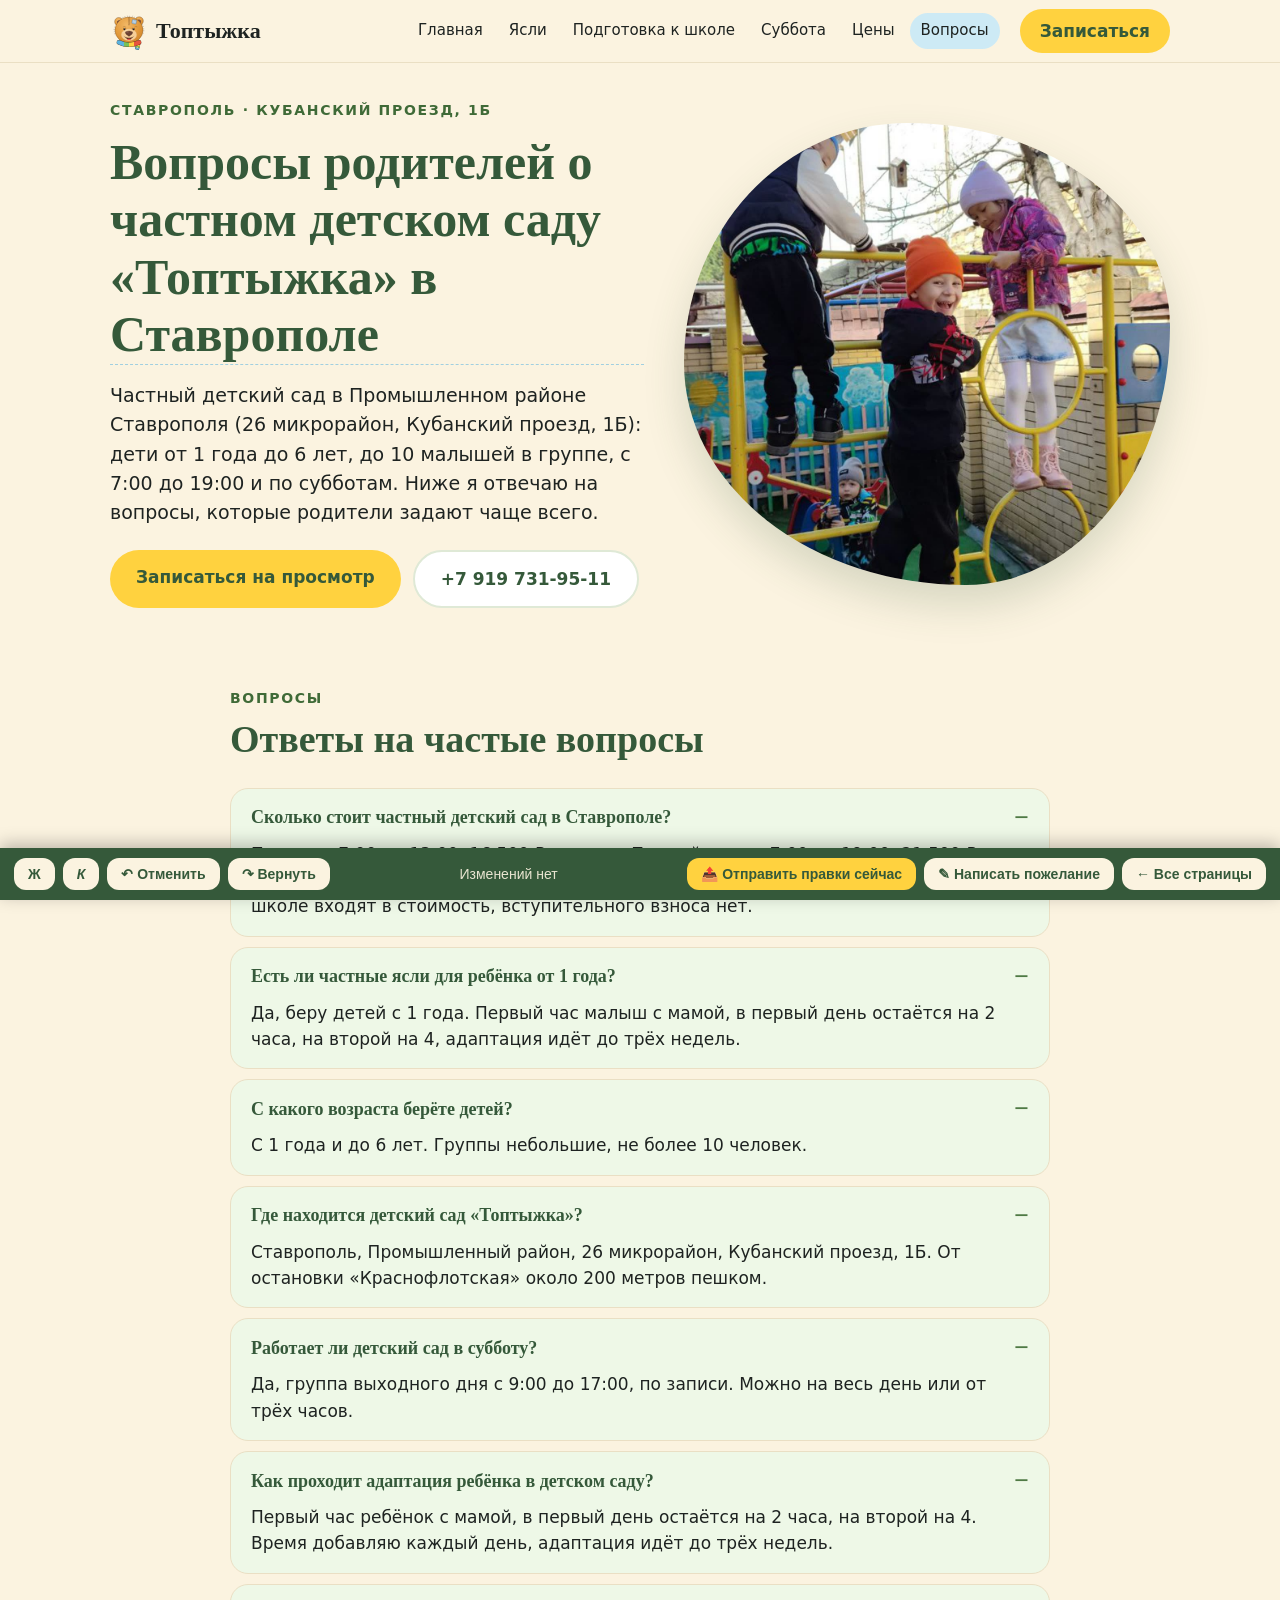
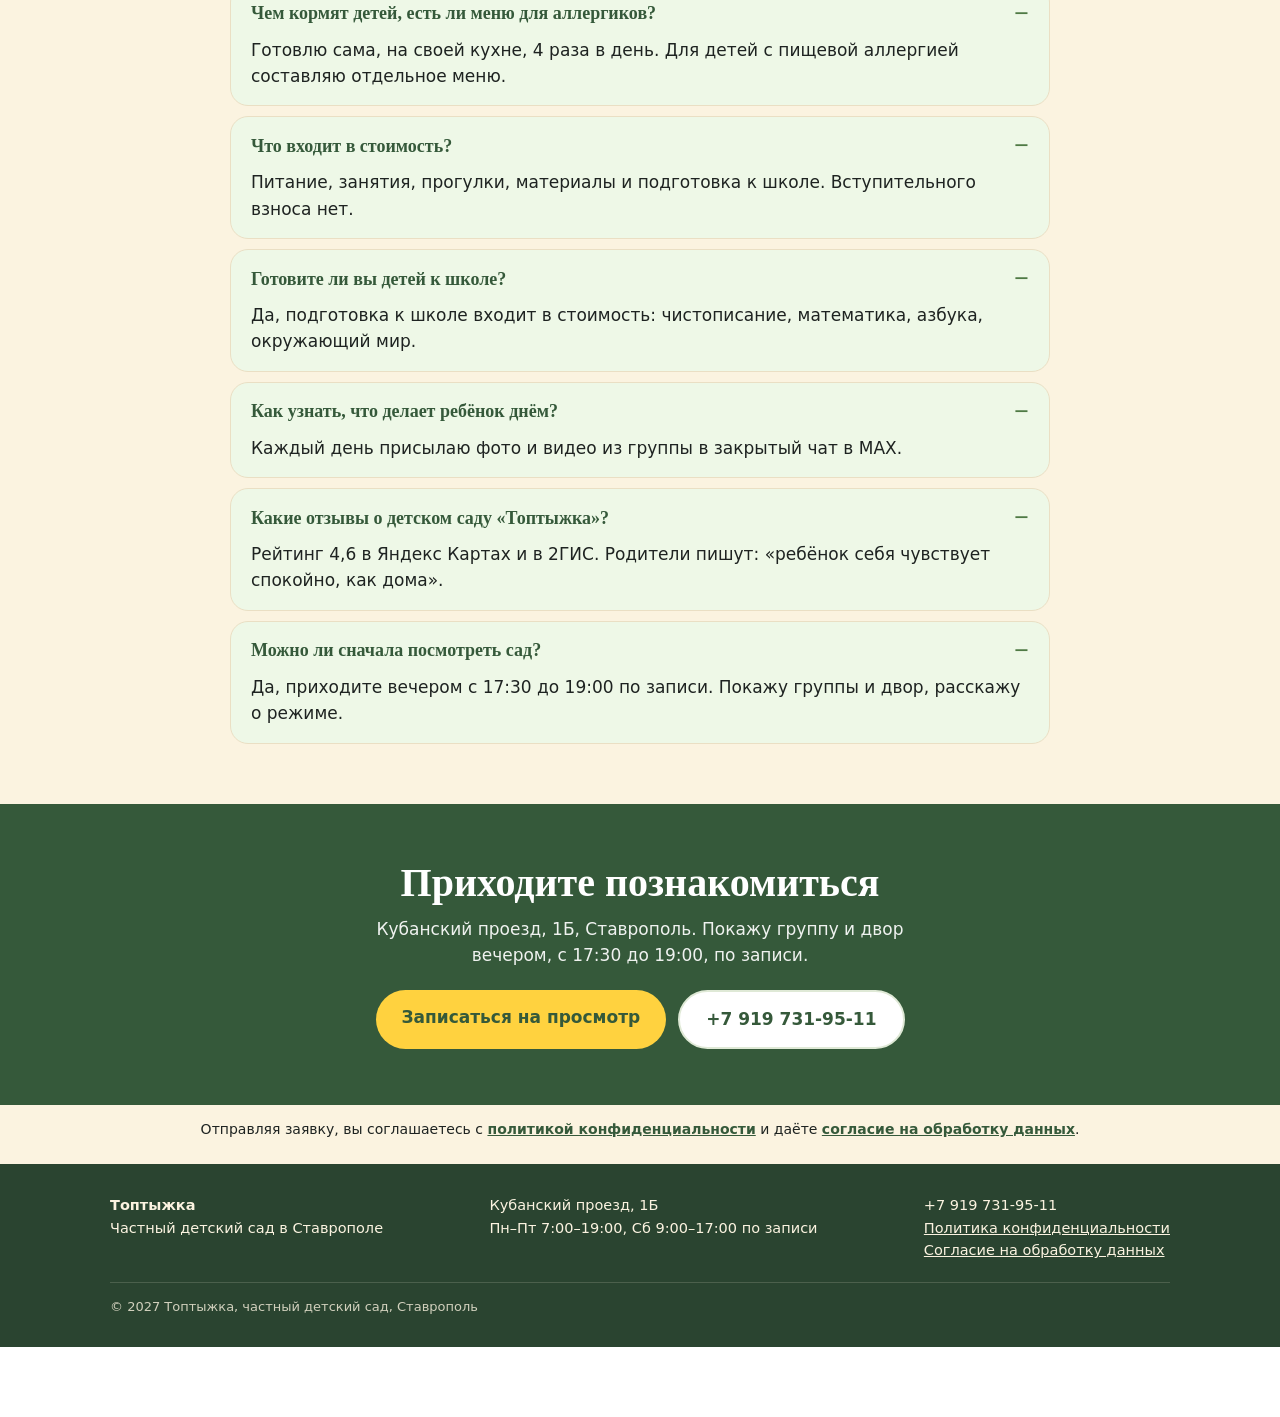
<file: voprosy.html>
<!doctype html>
<html lang="ru"><head><meta name="robots" content="noindex,nofollow"><meta charset="utf-8"><meta name="viewport" content="width=device-width,initial-scale=1">
<title>Редактор: Вопросы родителей о частном детском саде в Ставрополе</title>
<link rel="stylesheet" href="editor.css?v=39">
</head><body data-page="voprosy" data-revision="195">
<div class="rb" data-file="voprosy/01-PFzqYBjQ.html" data-id="PFzqYBjQ" data-label="Вопросы родителей о частном детском саду «Топтыжка» в Ставро"><style>:root{--cream:#FBF3E0;--sky:#CDEAF5;--blue:#58B2E0;--green:#79C257;--sun:#FFD23F;--red:#E8553D;--forest:#35593A;--leaf:#4F7A45;--ink:#1E2321;--muted:#7a5a43;--serif:Georgia,'Times New Roman',serif;--sans:'Segoe UI',system-ui,sans-serif}*{box-sizing:border-box;margin:0}.sp{font:17px/1.55 var(--sans);color:var(--ink);background:var(--cream);overflow-x:hidden}.sp img{display:block;max-width:100%}.sp a{color:inherit}.sp h1,.sp h2,.sp h3{font-family:var(--serif);color:var(--forest);line-height:1.15;font-weight:700}.w{max-width:1100px;margin:0 auto;padding:0 20px}.k{color:var(--leaf);font-weight:600;font-size:14px;letter-spacing:.12em;text-transform:uppercase}.top{position:sticky;top:0;z-index:20;background:rgba(251,243,224,.94);backdrop-filter:blur(8px);border-bottom:1px solid #eadfc4}.top .w{display:flex;align-items:center;gap:20px;height:62px}.logo{font:700 22px var(--serif);color:var(--forest);text-decoration:none;display:flex;gap:8px;align-items:center}.logo i{width:38px;height:38px;font-size:0;background:url(../assets/bear-k7xl.svg) center/contain no-repeat;font-style:normal}.top nav{display:flex;gap:4px;margin-left:auto}.top nav a{text-decoration:none;font-size:15px;padding:6px 11px;border-radius:99px;transition:.25s}.top nav a:hover,.top nav a.on{background:var(--sky)}.btn{display:inline-block;text-decoration:none;font-weight:700;padding:14px 26px;border-radius:99px;transition:.25s}.bm{background:linear-gradient(#FFD86B,#F5B23A);color:#4A2C17!important;box-shadow:0 6px 0 #D89A2B,0 14px 24px rgba(216,154,43,.35)}.bm:hover{transform:translateY(3px);box-shadow:0 3px 0 #D89A2B}.bs{background:#fff;border:2px solid #dfe9d6;color:var(--forest)!important}.bs:hover{background:var(--sky);border-color:var(--sky)}.hero{padding:40px 0 30px}.hero .w{display:grid;grid-template-columns:1.1fr 1fr;gap:40px;align-items:center}.hero h1{font-size:clamp(32px,4.2vw,50px);margin:12px 0 16px}.hero p.l{font-size:19px;max-width:540px}.cta{display:flex;gap:12px;flex-wrap:wrap;margin-top:22px}.blob{aspect-ratio:1/.95}.blob img{width:100%;height:100%;object-fit:cover;border-radius:46% 54% 42% 58%/52% 44% 56% 48%;box-shadow:0 20px 40px rgba(53,89,58,.18);animation:mo 14s ease-in-out infinite}@keyframes mo{50%{border-radius:56% 44% 54% 46%/44% 56% 44% 56%}}.sec{padding:50px 0}.wh{background:#fff}.sk{background:var(--sky)}.sn{background:#FFF1B8}.hd{max-width:660px;margin-bottom:26px}.hd h2{font-size:clamp(26px,3.2vw,38px);margin:8px 0}.g3{display:grid;grid-template-columns:repeat(3,1fr);gap:16px}.g2{display:grid;grid-template-columns:1fr 1fr;gap:16px}.c{background:#fff;border-radius:26px;padding:24px 22px;transition:.3s;position:relative}.c:hover{transform:translateY(-6px);box-shadow:0 18px 30px rgba(74,44,23,.1)}.c h3{font-size:20px;margin-bottom:6px}.c p,.c li{font-size:15.5px}.c a{color:var(--leaf);font-weight:600}.note{margin-top:20px;background:#fff;border-radius:20px;padding:16px 20px;font-size:15.5px}.faq .w{max-width:860px}details{background:#fff;border:1px solid #eadfc4;border-radius:18px;padding:16px 20px;margin-bottom:10px;transition:.25s}details:hover{background:#EAF6FC}details[open]{background:#EEF8E7}summary{cursor:pointer;font:600 18px var(--serif);color:var(--forest);list-style:none;display:flex;justify-content:space-between;align-items:center;gap:14px}summary::-webkit-details-marker{display:none}summary::after{content:"+";flex:none;font-size:26px;line-height:1;color:var(--leaf)}details[open] summary::after{content:"−"}details p{margin-top:10px}.fin{background:var(--forest);color:#fff;padding:56px 0;text-align:center}.fin h2{color:#fff;font-size:clamp(26px,3.4vw,40px)}.fin p{max-width:540px;margin:10px auto 22px;opacity:.92}.fin .cta{justify-content:center}.cs{background:#FBF3E0;text-align:center;padding:14px 20px 24px;font-size:14px}.cs a{color:#35593A;font-weight:700}.ft{background:#2A4430;color:#FBF3E0;padding:30px 0;font-size:14.5px}.ft .w{display:flex;flex-wrap:wrap;gap:20px;justify-content:space-between}.ft a{color:#FBF3E0}.cp{width:100%;opacity:.8;font-size:13px;border-top:1px solid rgba(251,243,224,.2);padding-top:14px}.rs-cookie{background:#fff!important;color:#4A2C17!important;border:1px solid #E7D9B8!important;border-radius:16px!important;box-shadow:0 -4px 14px rgba(60,40,10,.14)!important}.rs-cookie button{background:#35593A!important;color:#FBF3E0!important;border:0!important;border-radius:999px!important}@media(prefers-reduced-motion:reduce){*{animation:none!important;transition:none!important}}.bg{display:none;width:42px;height:42px;border-radius:14px;background:#fff;border:1px solid #eadfc4;place-items:center;font-size:22px;line-height:1;text-decoration:none;color:var(--forest)!important}.mm{display:none;position:fixed;left:0;right:0;top:56px;bottom:0;background:#FBF3E0;z-index:19;overflow:auto;padding:10px 20px 90px}.mm:target{display:block}.mm a.i{display:block;padding:15px 6px;border-bottom:1px solid #eadfc4;font:600 20px var(--serif);color:var(--forest);text-decoration:none}.mm .cta{margin-top:20px}.mm .x{color:var(--muted);font:500 15px var(--sans);text-align:center;margin-top:14px;display:block;text-decoration:none}@media(max-width:900px){.bg{display:grid}.top nav{display:none}.top .w{height:56px;gap:10px}.top .bm{margin-left:auto}.hero .w,.g3,.g2{grid-template-columns:1fr}.blob{order:-1;aspect-ratio:1/.8}}@media(max-width:560px){.btn{padding:13px 20px}}.top .bm{background:#FFD23F;box-shadow:none;color:#35593A!important}.top .bm:hover{transform:none;box-shadow:none;filter:brightness(.96)}.bg{border-radius:50%;background:#CDEAF5;border:0}</style><div class='sp'><header class='top'><div class='w'><a class='logo' href='../'><i>🧸</i>Топтыжка</a><nav><a href='../'>Главная</a><a href='../yasli-stavropol/'>Ясли</a><a href='../podgotovka-k-shkole/'>Подготовка к школе</a><a href='../sad-v-subbotu/'>Суббота</a><a href='../tseny/'>Цены</a><a href='../voprosy/' class='on'>Вопросы</a></nav><a class='btn bm' style='padding:10px 20px' href='../#form'>Записаться</a><a class='bg' href='#mm' aria-label='Меню'>☰</a></div></header><div class='mm' id='mm'><a class='i' href='../'>Главная</a><a class='i' href='../yasli-stavropol/'>Ясли</a><a class='i' href='../podgotovka-k-shkole/'>Подготовка к школе</a><a class='i' href='../sad-v-subbotu/'>Суббота</a><a class='i' href='../tseny/'>Цены</a><a class='i' href='../voprosy/'>Вопросы</a><div class='cta'><a class='btn bm' href='../#form'>Записаться на просмотр</a><a class='btn bs' href='tel:+79197319511'>+7 919 731-95-11</a></div><a class='x' href='#x'>Закрыть меню</a></div><section class='hero'><div class='w'><div><div class='k'>Ставрополь · Кубанский проезд, 1Б</div><h1>Вопросы родителей о частном детском саду «Топтыжка» в Ставрополе</h1><p class='l'>Частный детский сад в Промышленном районе Ставрополя (26 микрорайон, Кубанский проезд, 1Б): дети от 1 года до 6 лет, до 10 малышей в группе, с 7:00 до 19:00 и по субботам. Ниже я отвечаю на вопросы, которые родители задают чаще всего.</p><div class='cta'><a class='btn bm' href='../#form'>Записаться на просмотр</a><a class='btn bs' href='tel:+79197319511'>+7 919 731-95-11</a></div></div><div class='blob'><img src='../assets/radost-lp8x.jpg' alt='Смеющийся мальчик на площадке детского сада'></div></div></section><section class='sec faq'><div class='w'><div class='hd'><div class='k'>Вопросы</div><h2>Ответы на частые вопросы</h2></div><details><summary>Сколько стоит частный детский сад в Ставрополе?</summary><p>Полдня с 7:00 до 13:00: 16 500 ₽ в месяц. Полный день с 7:00 до 19:00: 21 500 ₽ в месяц. Суббота: 1 700 ₽ за день или 300 ₽ в час. Питание, занятия и подготовка к школе входят в стоимость, вступительного взноса нет.</p></details><details><summary>Есть ли частные ясли для ребёнка от 1 года?</summary><p>Да, беру детей с 1 года. Первый час малыш с мамой, в первый день остаётся на 2 часа, на второй на 4, адаптация идёт до трёх недель.</p></details><details><summary>С какого возраста берёте детей?</summary><p>С 1 года и до 6 лет. Группы небольшие, не более 10 человек.</p></details><details><summary>Где находится детский сад «Топтыжка»?</summary><p>Ставрополь, Промышленный район, 26 микрорайон, Кубанский проезд, 1Б. От остановки «Краснофлотская» около 200 метров пешком.</p></details><details><summary>Работает ли детский сад в субботу?</summary><p>Да, группа выходного дня с 9:00 до 17:00, по записи. Можно на весь день или от трёх часов.</p></details><details><summary>Как проходит адаптация ребёнка в детском саду?</summary><p>Первый час ребёнок с мамой, в первый день остаётся на 2 часа, на второй на 4. Время добавляю каждый день, адаптация идёт до трёх недель.</p></details><details><summary>Чем кормят детей, есть ли меню для аллергиков?</summary><p>Готовлю сама, на своей кухне, 4 раза в день. Для детей с пищевой аллергией составляю отдельное меню.</p></details><details><summary>Что входит в стоимость?</summary><p>Питание, занятия, прогулки, материалы и подготовка к школе. Вступительного взноса нет.</p></details><details><summary>Готовите ли вы детей к школе?</summary><p>Да, подготовка к школе входит в стоимость: чистописание, математика, азбука, окружающий мир.</p></details><details><summary>Как узнать, что делает ребёнок днём?</summary><p>Каждый день присылаю фото и видео из группы в закрытый чат в MAX.</p></details><details><summary>Какие отзывы о детском саду «Топтыжка»?</summary><p>Рейтинг 4,6 в Яндекс Картах и в 2ГИС. Родители пишут: «ребёнок себя чувствует спокойно, как дома».</p></details><details><summary>Можно ли сначала посмотреть сад?</summary><p>Да, приходите вечером с 17:30 до 19:00 по записи. Покажу группы и двор, расскажу о режиме.</p></details></div></section><section class='fin'><div class='w'><h2>Приходите познакомиться</h2><p>Кубанский проезд, 1Б, Ставрополь. Покажу группу и двор вечером, с 17:30 до 19:00, по записи.</p><div class='cta'><a class='btn bm' href='../#form'>Записаться на просмотр</a><a class='btn bs' href='tel:+79197319511'>+7 919 731-95-11</a></div></div></section><div class='cs'>Отправляя заявку, вы соглашаетесь с <a href='../politika/'>политикой конфиденциальности</a> и даёте <a href='../soglasie/'>согласие на обработку данных</a>.</div><footer class='ft'><div class='w'><div><b>Топтыжка</b><br>Частный детский сад в Ставрополе</div><div>Кубанский проезд, 1Б<br>Пн–Пт 7:00–19:00, Сб 9:00–17:00 по записи</div><div>+7 919 731-95-11<br><a href='../politika/'>Политика конфиденциальности</a><br><a href='../soglasie/'>Согласие на обработку данных</a></div><div class='cp'>© 2027 Топтыжка, частный детский сад, Ставрополь</div></div></footer></div></div>

<div class="rb rb-style" data-file="voprosy/02-sdwVTA7G.html" data-id="sdwVTA7G" data-label="Стили (не редактируются)" hidden-edit><style>.sp .mm{top:0 !important;z-index:30 !important;padding-top:58px !important}.sp .mm a.i{padding:11px 6px !important;font-size:18px !important}.sp .mm .cta{margin-top:14px !important}.sp .mm .x{position:fixed;top:7px;right:20px;width:42px;height:42px;margin:0;border-radius:14px;background:#fff;border:1px solid #eadfc4;display:grid !important;place-items:center;font-size:0 !important;color:#35593A}.sp .mm .x::before{content:"✕";font-size:20px;line-height:1;color:#35593A}body:has(.mm:target) .rs-cookie{display:none !important}</style></div>

<div class="rb rb-style" data-file="voprosy/03-UEw2ns4E.html" data-id="UEw2ns4E" data-label="Стили (не редактируются)" hidden-edit><style>.sp .bg{font-size:0 !important;width:44px !important;height:44px !important;border-radius:50% !important;background:#35593A !important;border:0 !important;box-shadow:0 4px 10px rgba(53,89,58,.3) !important;position:relative;flex:none}.sp .bg::before{content:"";position:absolute;left:50%;top:50%;width:20px;height:2.5px;margin:-1.25px 0 0 -10px;border-radius:2px;background:#FBF3E0;box-shadow:0 -7px 0 #FBF3E0,0 7px 0 #FBF3E0}.sp .mm .x{width:44px !important;height:44px !important;top:6px !important;border-radius:50% !important;background:#35593A !important;border:0 !important;box-shadow:0 4px 10px rgba(53,89,58,.3) !important;font-size:0 !important}.sp .mm .x::before,.sp .mm .x::after{content:"" !important;position:absolute;left:50%;top:50%;width:20px;height:2.5px;margin:-1.25px 0 0 -10px;border-radius:2px;background:#FBF3E0 !important;font-size:0 !important;line-height:0}.sp .mm .x::before{transform:rotate(45deg)}.sp .mm .x::after{transform:rotate(-45deg)}</style></div>

<div class="rb rb-style" data-file="voprosy/04-KusJdh4f.html" data-id="KusJdh4f" data-label="Стили (не редактируются)" hidden-edit><style>.sp details,.sp summary{transition:none !important;animation:none !important;-webkit-tap-highlight-color:transparent}.sp summary:focus{outline:none}</style></div>

<div class="rb rb-style" data-file="voprosy/05-DDEretEW.html" data-id="DDEretEW" data-label="Стили (не редактируются)" hidden-edit><style>.sp .top .btn,.sp .top .bm{background:#FFD23F !important;background-image:none !important;color:#35593A !important;box-shadow:none !important;border:0 !important;height:44px;display:inline-flex;align-items:center;padding:0 20px !important}</style></div>

<div class="rb rb-style" data-file="voprosy/06-TSduKMmL.html" data-id="TSduKMmL" data-label="Стили (не редактируются)" hidden-edit><style>.sp .bg,.sp .mm .x{background:#CDEAF5 !important;box-shadow:none !important}.sp .bg::before{background:#35593A !important;box-shadow:0 -7px 0 #35593A,0 7px 0 #35593A !important}.sp .mm .x::before,.sp .mm .x::after{background:#35593A !important}</style></div>

<div class="rb rb-style" data-file="voprosy/07-hvHeYKeu.html" data-id="hvHeYKeu" data-label="Стили (не редактируются)" hidden-edit><style>@media(max-width:53.8em){.sp .top .w,.sp .top .wrap{gap:6px !important;padding-left:14px !important;padding-right:14px !important}.sp .top .logo{font-size:20px !important;min-width:0;margin-right:auto}.sp .top .btn,.sp .top .bm{padding:0 14px !important;font-size:14px !important;white-space:nowrap}}</style></div>

<div class="rb rb-style" data-file="voprosy/08-dnLtVnSu.html" data-id="dnLtVnSu" data-label="Стили (не редактируются)" hidden-edit><style>@media(max-width:53.8em){.sp .top .btn,.sp .top .bm{display:none !important}.sp .top .logo{font-size:24px !important}}</style></div>

<div class="rb rb-style" data-file="voprosy/09-ecpMWhni.html" data-id="ecpMWhni" data-label="Стили (не редактируются)" hidden-edit><style>.sp .mm .x{right:16px !important;left:auto !important;top:6px !important}</style></div>

<div class="rb rb-style" data-file="voprosy/10-nSg7u7KM.html" data-id="nSg7u7KM" data-label="Стили (не редактируются)" hidden-edit><style>@media(max-width:53.8em){.sp .top .btn,.sp .top .bm{display:inline-flex !important}.sp .top .logo{font-size:20px !important}}</style></div>

<div class="rb rb-style" data-file="voprosy/11-tsiPDF6c.html" data-id="tsiPDF6c" data-label="Стили (не редактируются)" hidden-edit><style>.sp .top{position:fixed !important;top:0;left:0;right:0;z-index:25;background:rgba(251,243,224,.96);backdrop-filter:blur(6px)}.sp{padding-top:60px}.sp .mm{position:fixed !important;top:0;left:0;right:0;bottom:0;overflow-y:auto}.sp .mm .x{position:fixed !important}.sp .bm,.sp .bm:hover{background:#FFD23F !important;background-image:none !important;box-shadow:none !important;color:#35593A !important;transform:none !important}</style></div>

<div class="rb rb-style" data-file="voprosy/12-qQifYqpR.html" data-id="qQifYqpR" data-label="Стили (не редактируются)" hidden-edit><style>.sp .k{color:#3F6A37 !important}</style></div>
<script src="config.js?v=39"></script><script src="editor.js?v=39"></script>
</body></html>
</file>
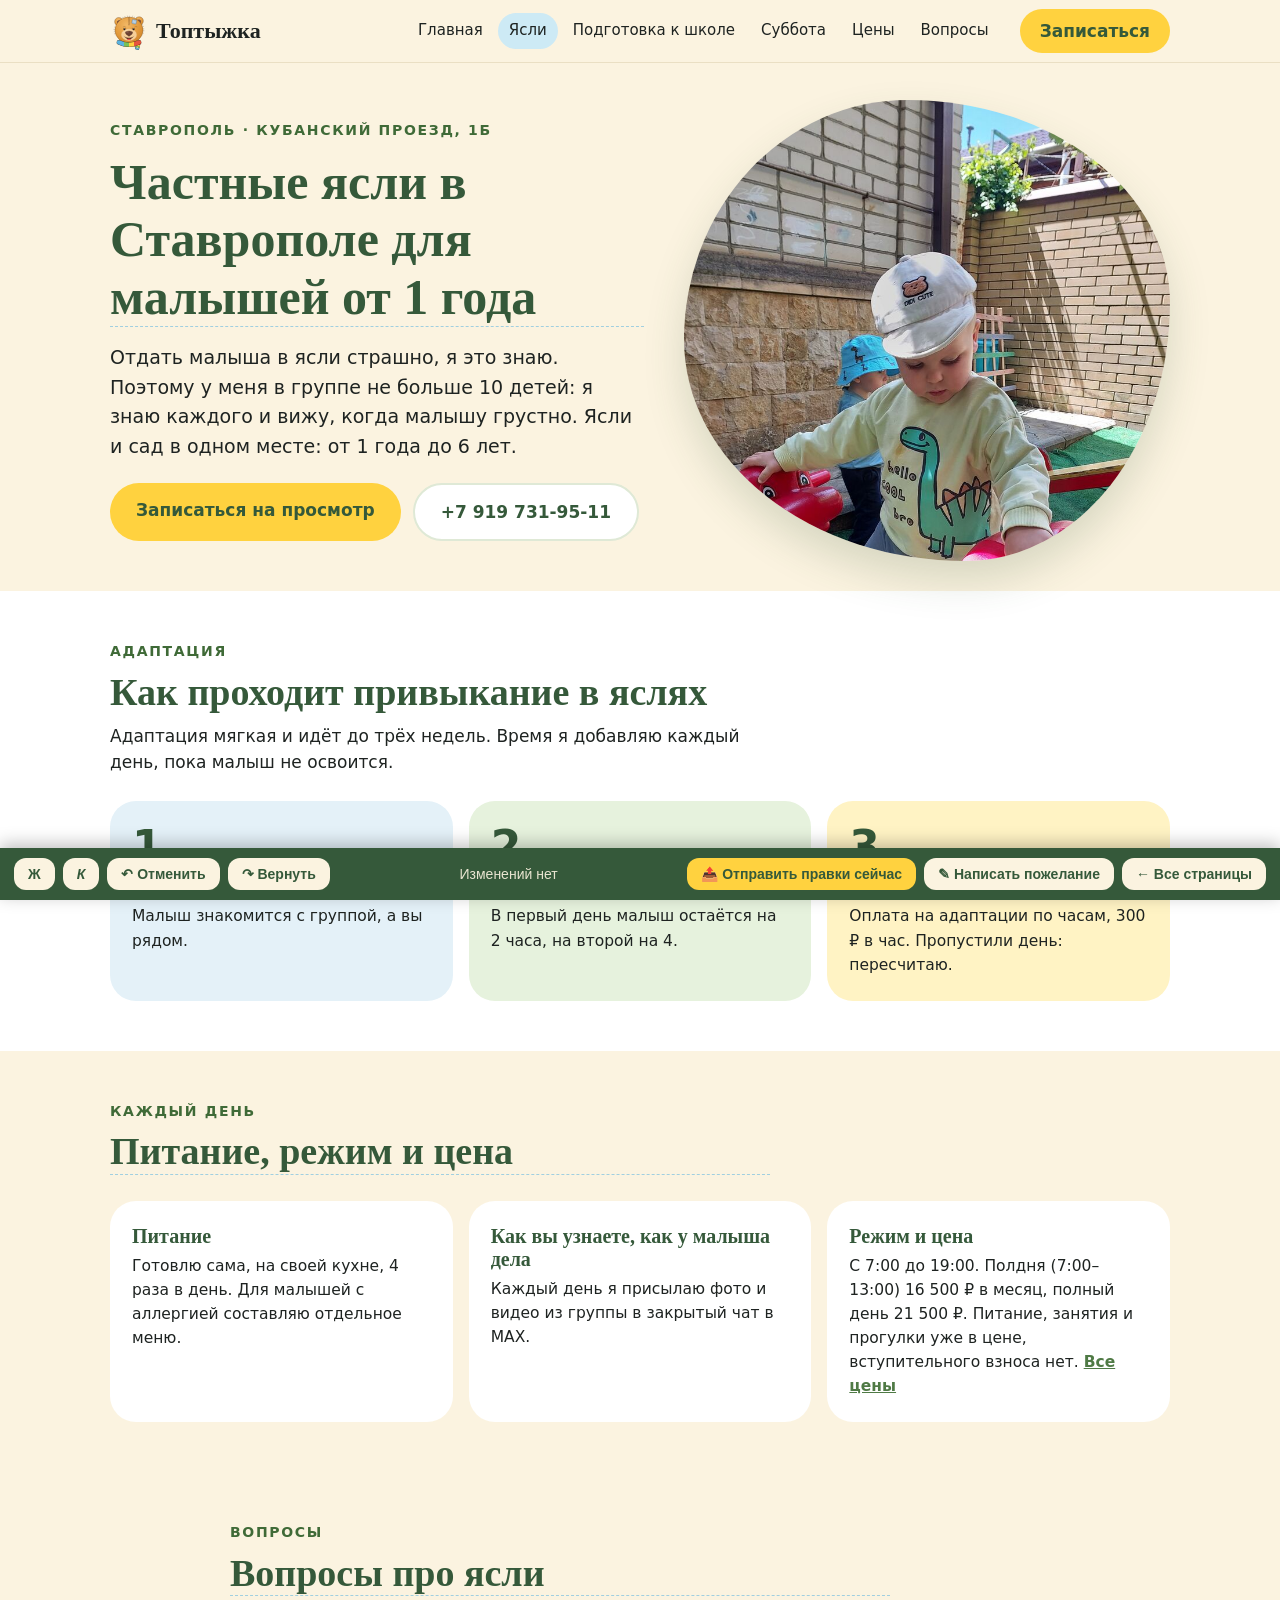
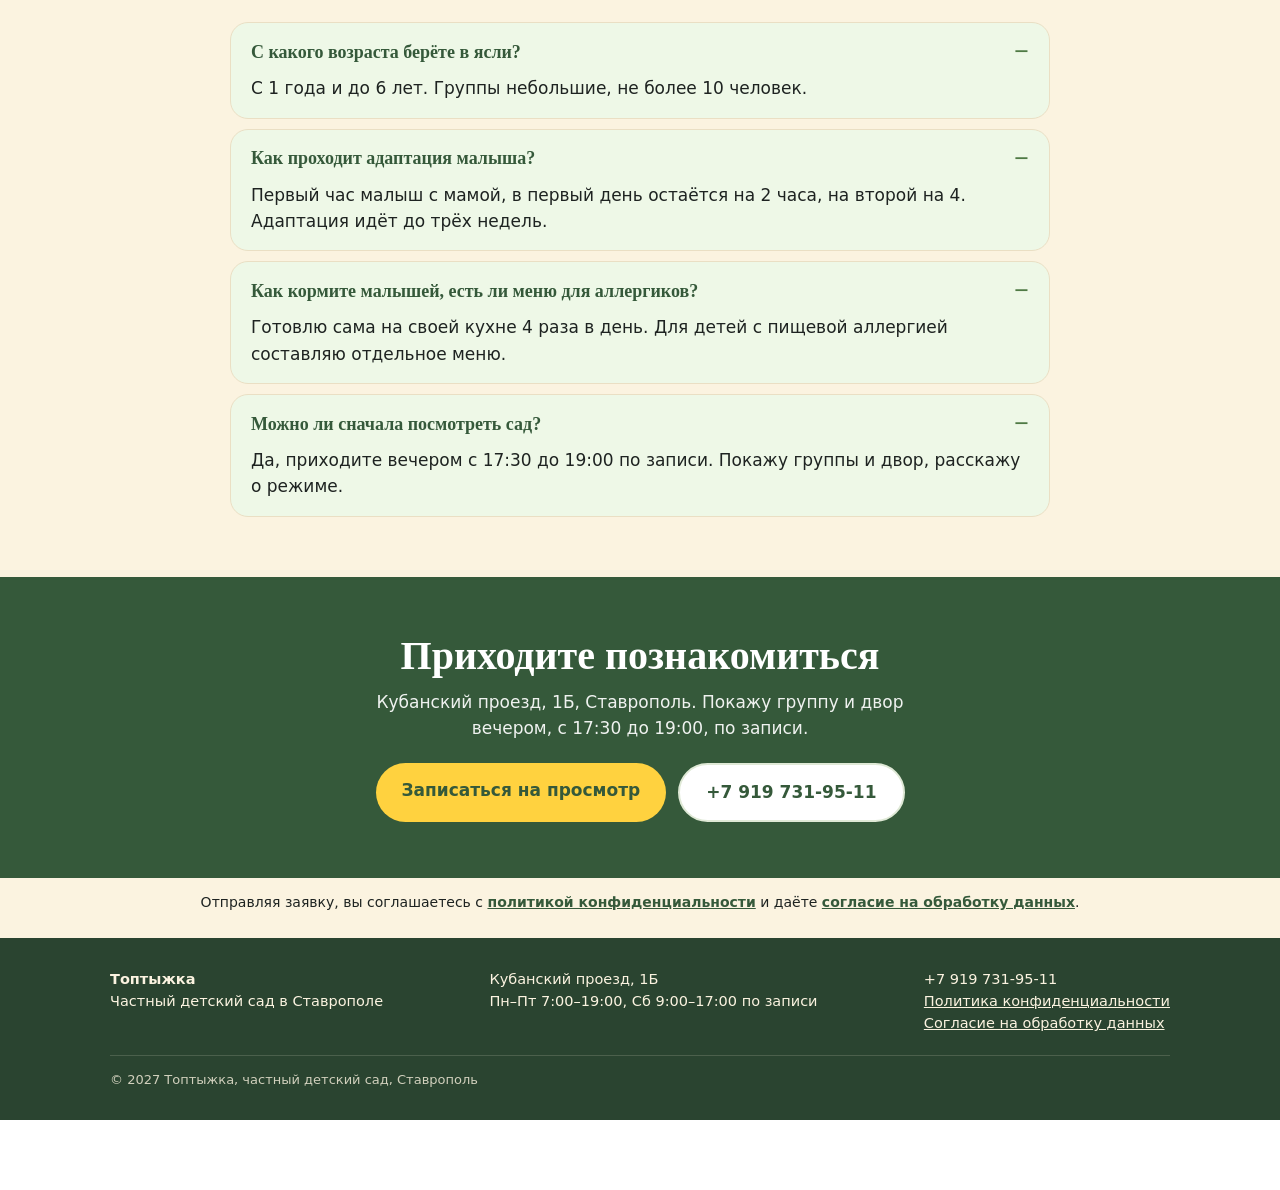
<file: yasli-stavropol.html>
<!doctype html>
<html lang="ru"><head><meta name="robots" content="noindex,nofollow"><meta charset="utf-8"><meta name="viewport" content="width=device-width,initial-scale=1">
<title>Редактор: Частные ясли в Ставрополе</title>
<link rel="stylesheet" href="editor.css?v=39">
</head><body data-page="yasli-stavropol" data-revision="195">
<div class="rb" data-file="yasli-stavropol/01-AbSRHazy.html" data-id="AbSRHazy" data-label="Частные ясли в Ставрополе для малышей от 1 года"><style>:root{--cream:#FBF3E0;--sky:#CDEAF5;--blue:#58B2E0;--green:#79C257;--sun:#FFD23F;--red:#E8553D;--forest:#35593A;--leaf:#4F7A45;--ink:#1E2321;--muted:#7a5a43;--serif:Georgia,'Times New Roman',serif;--sans:'Segoe UI',system-ui,sans-serif}*{box-sizing:border-box;margin:0}.sp{font:17px/1.55 var(--sans);color:var(--ink);background:var(--cream);overflow-x:hidden}.sp img{display:block;max-width:100%}.sp a{color:inherit}.sp h1,.sp h2,.sp h3{font-family:var(--serif);color:var(--forest);line-height:1.15;font-weight:700}.w{max-width:1100px;margin:0 auto;padding:0 20px}.k{color:var(--leaf);font-weight:600;font-size:14px;letter-spacing:.12em;text-transform:uppercase}.top{position:sticky;top:0;z-index:20;background:rgba(251,243,224,.94);backdrop-filter:blur(8px);border-bottom:1px solid #eadfc4}.top .w{display:flex;align-items:center;gap:20px;height:62px}.logo{font:700 22px var(--serif);color:var(--forest);text-decoration:none;display:flex;gap:8px;align-items:center}.logo i{width:38px;height:38px;font-size:0;background:url(../assets/bear-k7xl.svg) center/contain no-repeat;font-style:normal}.top nav{display:flex;gap:4px;margin-left:auto}.top nav a{text-decoration:none;font-size:15px;padding:6px 11px;border-radius:99px;transition:.25s}.top nav a:hover,.top nav a.on{background:var(--sky)}.btn{display:inline-block;text-decoration:none;font-weight:700;padding:14px 26px;border-radius:99px;transition:.25s}.bm{background:linear-gradient(#FFD86B,#F5B23A);color:#4A2C17!important;box-shadow:0 6px 0 #D89A2B,0 14px 24px rgba(216,154,43,.35)}.bm:hover{transform:translateY(3px);box-shadow:0 3px 0 #D89A2B}.bs{background:#fff;border:2px solid #dfe9d6;color:var(--forest)!important}.bs:hover{background:var(--sky);border-color:var(--sky)}.hero{padding:40px 0 30px}.hero .w{display:grid;grid-template-columns:1.1fr 1fr;gap:40px;align-items:center}.hero h1{font-size:clamp(32px,4.2vw,50px);margin:12px 0 16px}.hero p.l{font-size:19px;max-width:540px}.cta{display:flex;gap:12px;flex-wrap:wrap;margin-top:22px}.blob{aspect-ratio:1/.95}.blob img{width:100%;height:100%;object-fit:cover;border-radius:46% 54% 42% 58%/52% 44% 56% 48%;box-shadow:0 20px 40px rgba(53,89,58,.18);animation:mo 14s ease-in-out infinite}@keyframes mo{50%{border-radius:56% 44% 54% 46%/44% 56% 44% 56%}}.sec{padding:50px 0}.wh{background:#fff}.sk{background:var(--sky)}.sn{background:#FFF1B8}.hd{max-width:660px;margin-bottom:26px}.hd h2{font-size:clamp(26px,3.2vw,38px);margin:8px 0}.g3{display:grid;grid-template-columns:repeat(3,1fr);gap:16px}.g2{display:grid;grid-template-columns:1fr 1fr;gap:16px}.c{background:#fff;border-radius:26px;padding:24px 22px;transition:.3s;position:relative}.c:hover{transform:translateY(-6px);box-shadow:0 18px 30px rgba(74,44,23,.1)}.c h3{font-size:20px;margin-bottom:6px}.c p,.c li{font-size:15.5px}.c a{color:var(--leaf);font-weight:600}.p1{background:#E4F1F8}.p2{background:#E6F2DD}.p3{background:#FFF3C4}.p4{background:#FBE3DC}.n{font:700 44px var(--serif);color:var(--sun);line-height:1;margin-bottom:6px}.sum{font:700 34px var(--serif);color:var(--forest);margin:6px 0}.sum small{font:500 15px var(--sans);color:var(--muted)}.c ul{padding-left:18px;margin-top:8px}.hit{outline:3px solid var(--sun);transform:translateY(-6px)}.tag{position:absolute;top:-14px;left:20px;background:var(--sun);border-radius:99px;padding:3px 12px;font-size:13px;font-weight:700}.note{margin-top:20px;background:#fff;border-radius:20px;padding:16px 20px;font-size:15.5px}.note a{color:var(--leaf);font-weight:700}.q{background:#fff;border-radius:26px;padding:26px 28px;font:italic 600 22px/1.35 var(--serif);color:var(--forest)}.q small{display:block;margin-top:10px;font:500 14px var(--sans);color:var(--muted);font-style:normal}.chips{display:flex;gap:10px;flex-wrap:wrap;margin-top:16px}.chips span{background:#fff;border-radius:99px;padding:6px 14px;font-weight:600;font-size:14.5px;color:var(--forest)}.faq .w{max-width:860px}details{background:#fff;border:1px solid #eadfc4;border-radius:18px;padding:16px 20px;margin-bottom:10px;transition:.25s}details:hover{background:#EAF6FC}details[open]{background:#EEF8E7}summary{cursor:pointer;font:600 18px var(--serif);color:var(--forest);list-style:none;display:flex;justify-content:space-between;align-items:center;gap:14px}summary::-webkit-details-marker{display:none}summary::after{content:"+";flex:none;font-size:26px;line-height:1;color:var(--leaf)}details[open] summary::after{content:"−"}details p{margin-top:10px}.rel{display:flex;gap:10px;flex-wrap:wrap;margin-top:20px}.rel a{background:#fff;border:1px solid #E7D9B8;border-radius:99px;padding:9px 16px;font-weight:600;text-decoration:none;color:var(--forest)}.rel a:hover{background:var(--sky)}.fin{background:var(--forest);color:#fff;padding:56px 0;text-align:center}.fin h2{color:#fff;font-size:clamp(26px,3.4vw,40px)}.fin p{max-width:540px;margin:10px auto 22px;opacity:.92}.fin .cta{justify-content:center}.cs{background:#FBF3E0;text-align:center;padding:14px 20px 24px;font-size:14px}.cs a{color:#35593A;font-weight:700}.ft{background:#2A4430;color:#FBF3E0;padding:30px 0;font-size:14.5px}.ft .w{display:flex;flex-wrap:wrap;gap:20px;justify-content:space-between}.ft a{color:#FBF3E0}.cp{width:100%;opacity:.8;font-size:13px;border-top:1px solid rgba(251,243,224,.2);padding-top:14px}.rs-cookie{background:#fff!important;color:#4A2C17!important;border:1px solid #E7D9B8!important;border-radius:16px!important;box-shadow:0 -4px 14px rgba(60,40,10,.14)!important}.rs-cookie button{background:#35593A!important;color:#FBF3E0!important;border:0!important;border-radius:999px!important}@keyframes ri{from{opacity:0;transform:translateY(30px)}to{opacity:1;transform:none}}@supports(animation-timeline:view()){.c,.q,.note{animation:ri linear both;animation-timeline:view();animation-range:entry 0% entry 45%}}@media(prefers-reduced-motion:reduce){*{animation:none!important;transition:none!important}}.bg{display:none;width:42px;height:42px;border-radius:14px;background:#fff;border:1px solid #eadfc4;place-items:center;font-size:22px;line-height:1;text-decoration:none;color:var(--forest)!important}.mm{display:none;position:fixed;left:0;right:0;top:56px;bottom:0;background:#FBF3E0;z-index:19;overflow:auto;padding:10px 20px 90px}.mm:target{display:block}.mm a.i{display:block;padding:15px 6px;border-bottom:1px solid #eadfc4;font:600 20px var(--serif);color:var(--forest);text-decoration:none}.mm .cta{margin-top:20px}.mm .x{color:var(--muted);font:500 15px var(--sans);text-align:center;margin-top:14px;display:block;text-decoration:none}@media(max-width:900px){.bg{display:grid}.top nav{display:none}.top .w{height:56px;gap:10px}.top .bm{margin-left:auto}.hero .w,.g3,.g2{grid-template-columns:1fr}.blob{order:-1;aspect-ratio:1/.8}.hit{transform:none}}@media(max-width:560px){.btn{padding:13px 20px}}.top .bm{background:#FFD23F;box-shadow:none;color:#35593A!important}.top .bm:hover{transform:none;box-shadow:none;filter:brightness(.96)}.bg{border-radius:50%;background:#CDEAF5;border:0}</style><div class='sp'><header class='top'><div class='w'><a class='logo' href='../'><i>🧸</i>Топтыжка</a><nav><a href='../'>Главная</a><a href='../yasli-stavropol/' class='on'>Ясли</a><a href='../podgotovka-k-shkole/'>Подготовка к школе</a><a href='../sad-v-subbotu/'>Суббота</a><a href='../tseny/'>Цены</a><a href='../voprosy/'>Вопросы</a></nav><a class='btn bm' style='padding:10px 20px' href='../#form'>Записаться</a><a class='bg' href='#mm' aria-label='Меню'>☰</a></div></header><div class='mm' id='mm'><a class='i' href='../'>Главная</a><a class='i' href='../yasli-stavropol/'>Ясли</a><a class='i' href='../podgotovka-k-shkole/'>Подготовка к школе</a><a class='i' href='../sad-v-subbotu/'>Суббота</a><a class='i' href='../tseny/'>Цены</a><a class='i' href='../voprosy/'>Вопросы</a><div class='cta'><a class='btn bm' href='../#form'>Записаться на просмотр</a><a class='btn bs' href='tel:+79197319511'>+7 919 731-95-11</a></div><a class='x' href='#x'>Закрыть меню</a></div><section class='hero'><div class='w'><div><div class='k'>Ставрополь · Кубанский проезд, 1Б</div><h1>Частные ясли в Ставрополе для малышей от 1 года</h1><p class='l'>Отдать малыша в ясли страшно, я это знаю. Поэтому у меня в группе не больше 10 детей: я знаю каждого и вижу, когда малышу грустно. Ясли и сад в одном месте: от 1 года до 6 лет.</p><div class='cta'><a class='btn bm' href='../#form'>Записаться на просмотр</a><a class='btn bs' href='tel:+79197319511'>+7 919 731-95-11</a></div></div><div class='blob'><img src='../assets/card-malysh-c3lk.jpg' alt='Малыш играет на площадке детского сада'></div></div></section><section class='sec wh'><div class='w'><div class='hd'><div class='k'>Адаптация</div><h2>Как проходит привыкание в яслях</h2><p>Адаптация мягкая и идёт до трёх недель. Время я добавляю каждый день, пока малыш не освоится.</p></div><div class='g3'><div class='c p1'><div class='n'>1</div><h3>Первый час с вами</h3><p>Малыш знакомится с группой, а вы рядом.</p></div><div class='c p2'><div class='n'>2</div><h3>2 часа, потом 4</h3><p>В первый день малыш остаётся на 2 часа, на второй на 4.</p></div><div class='c p3'><div class='n'>3</div><h3>До трёх недель</h3><p>Оплата на адаптации по часам, 300 ₽ в час. Пропустили день: пересчитаю.</p></div></div></div></section><section class='sec'><div class='w'><div class='hd'><div class='k'>Каждый день</div><h2>Питание, режим и цена</h2></div><div class='g3'><div class='c'><h3>Питание</h3><p>Готовлю сама, на своей кухне, 4 раза в день. Для малышей с аллергией составляю отдельное меню.</p></div><div class='c'><h3>Как вы узнаете, как у малыша дела</h3><p>Каждый день я присылаю фото и видео из группы в закрытый чат в MAX.</p></div><div class='c'><h3>Режим и цена</h3><p>С 7:00 до 19:00. Полдня (7:00–13:00) 16 500 ₽ в месяц, полный день 21 500 ₽. Питание, занятия и прогулки уже в цене, вступительного взноса нет. <a href='../tseny/'>Все цены</a></p></div></div></div></section><section class='sec faq'><div class='w'><div class='hd'><div class='k'>Вопросы</div><h2>Вопросы про ясли</h2></div><details><summary>С какого возраста берёте в ясли?</summary><p>С 1 года и до 6 лет. Группы небольшие, не более 10 человек.</p></details><details><summary>Как проходит адаптация малыша?</summary><p>Первый час малыш с мамой, в первый день остаётся на 2 часа, на второй на 4. Адаптация идёт до трёх недель.</p></details><details><summary>Как кормите малышей, есть ли меню для аллергиков?</summary><p>Готовлю сама на своей кухне 4 раза в день. Для детей с пищевой аллергией составляю отдельное меню.</p></details><details><summary>Можно ли сначала посмотреть сад?</summary><p>Да, приходите вечером с 17:30 до 19:00 по записи. Покажу группы и двор, расскажу о режиме.</p></details></div></section><section class='fin'><div class='w'><h2>Приходите познакомиться</h2><p>Кубанский проезд, 1Б, Ставрополь. Покажу группу и двор вечером, с 17:30 до 19:00, по записи.</p><div class='cta'><a class='btn bm' href='../#form'>Записаться на просмотр</a><a class='btn bs' href='tel:+79197319511'>+7 919 731-95-11</a></div></div></section><div class='cs'>Отправляя заявку, вы соглашаетесь с <a href='../politika/'>политикой конфиденциальности</a> и даёте <a href='../soglasie/'>согласие на обработку данных</a>.</div><footer class='ft'><div class='w'><div><b>Топтыжка</b><br>Частный детский сад в Ставрополе</div><div>Кубанский проезд, 1Б<br>Пн–Пт 7:00–19:00, Сб 9:00–17:00 по записи</div><div>+7 919 731-95-11<br><a href='../politika/'>Политика конфиденциальности</a><br><a href='../soglasie/'>Согласие на обработку данных</a></div><div class='cp'>© 2027 Топтыжка, частный детский сад, Ставрополь</div></div></footer></div></div>

<div class="rb rb-style" data-file="yasli-stavropol/02-MMskSFST.html" data-id="MMskSFST" data-label="Стили (не редактируются)" hidden-edit><style>.sp .mm{top:0 !important;z-index:30 !important;padding-top:58px !important}.sp .mm a.i{padding:11px 6px !important;font-size:18px !important}.sp .mm .cta{margin-top:14px !important}.sp .mm .x{position:fixed;top:7px;right:20px;width:42px;height:42px;margin:0;border-radius:14px;background:#fff;border:1px solid #eadfc4;display:grid !important;place-items:center;font-size:0 !important;color:#35593A}.sp .mm .x::before{content:"✕";font-size:20px;line-height:1;color:#35593A}body:has(.mm:target) .rs-cookie{display:none !important}.sp .sum,.sp .n{font-family:'Segoe UI',system-ui,sans-serif !important;font-weight:800 !important;letter-spacing:-.5px}.sp .n{color:#35593A !important}</style></div>

<div class="rb rb-style" data-file="yasli-stavropol/03-nvLdazQE.html" data-id="nvLdazQE" data-label="Стили (не редактируются)" hidden-edit><style>.sp .bg{font-size:0 !important;width:44px !important;height:44px !important;border-radius:50% !important;background:#35593A !important;border:0 !important;box-shadow:0 4px 10px rgba(53,89,58,.3) !important;position:relative;flex:none}.sp .bg::before{content:"";position:absolute;left:50%;top:50%;width:20px;height:2.5px;margin:-1.25px 0 0 -10px;border-radius:2px;background:#FBF3E0;box-shadow:0 -7px 0 #FBF3E0,0 7px 0 #FBF3E0}.sp .mm .x{width:44px !important;height:44px !important;top:6px !important;border-radius:50% !important;background:#35593A !important;border:0 !important;box-shadow:0 4px 10px rgba(53,89,58,.3) !important;font-size:0 !important}.sp .mm .x::before,.sp .mm .x::after{content:"" !important;position:absolute;left:50%;top:50%;width:20px;height:2.5px;margin:-1.25px 0 0 -10px;border-radius:2px;background:#FBF3E0 !important;font-size:0 !important;line-height:0}.sp .mm .x::before{transform:rotate(45deg)}.sp .mm .x::after{transform:rotate(-45deg)}</style></div>

<div class="rb rb-style" data-file="yasli-stavropol/04-yGWARSwr.html" data-id="yGWARSwr" data-label="Стили (не редактируются)" hidden-edit><style>.sp .top .btn,.sp .top .bm{background:#FFD23F !important;background-image:none !important;color:#35593A !important;box-shadow:none !important;border:0 !important;height:44px;display:inline-flex;align-items:center;padding:0 20px !important}</style></div>

<div class="rb rb-style" data-file="yasli-stavropol/05-q4ABkfVB.html" data-id="q4ABkfVB" data-label="Стили (не редактируются)" hidden-edit><style>.sp .bg,.sp .mm .x{background:#CDEAF5 !important;box-shadow:none !important}.sp .bg::before{background:#35593A !important;box-shadow:0 -7px 0 #35593A,0 7px 0 #35593A !important}.sp .mm .x::before,.sp .mm .x::after{background:#35593A !important}</style></div>

<div class="rb rb-style" data-file="yasli-stavropol/06-AhTqA3vi.html" data-id="AhTqA3vi" data-label="Стили (не редактируются)" hidden-edit><style>@media(max-width:53.8em){.sp .top .w,.sp .top .wrap{gap:6px !important;padding-left:14px !important;padding-right:14px !important}.sp .top .logo{font-size:20px !important;min-width:0;margin-right:auto}.sp .top .btn,.sp .top .bm{padding:0 14px !important;font-size:14px !important;white-space:nowrap}}</style></div>

<div class="rb rb-style" data-file="yasli-stavropol/07-KtPpRpbF.html" data-id="KtPpRpbF" data-label="Стили (не редактируются)" hidden-edit><style>@media(max-width:53.8em){.sp .top .btn,.sp .top .bm{display:none !important}.sp .top .logo{font-size:24px !important}}</style></div>

<div class="rb rb-style" data-file="yasli-stavropol/08-qbZqHkb5.html" data-id="qbZqHkb5" data-label="Стили (не редактируются)" hidden-edit><style>.sp .mm .x{right:16px !important;left:auto !important;top:6px !important}</style></div>

<div class="rb rb-style" data-file="yasli-stavropol/09-bpQuNjgn.html" data-id="bpQuNjgn" data-label="Стили (не редактируются)" hidden-edit><style>@media(max-width:53.8em){.sp .top .btn,.sp .top .bm{display:inline-flex !important}.sp .top .logo{font-size:20px !important}}</style></div>

<div class="rb rb-style" data-file="yasli-stavropol/10-MsbTVkxa.html" data-id="MsbTVkxa" data-label="Стили (не редактируются)" hidden-edit><style>.sp .top{position:fixed !important;top:0;left:0;right:0;z-index:25;background:rgba(251,243,224,.96);backdrop-filter:blur(6px)}.sp{padding-top:60px}.sp .mm{position:fixed !important;top:0;left:0;right:0;bottom:0;overflow-y:auto}.sp .mm .x{position:fixed !important}.sp .bm,.sp .bm:hover{background:#FFD23F !important;background-image:none !important;box-shadow:none !important;color:#35593A !important;transform:none !important}</style></div>

<div class="rb rb-style" data-file="yasli-stavropol/11-ayMdqFTR.html" data-id="ayMdqFTR" data-label="Стили (не редактируются)" hidden-edit><style>.sp .k{color:#3F6A37 !important}</style></div>
<script src="config.js?v=39"></script><script src="editor.js?v=39"></script>
</body></html>
</file>
<file: editor.css>
/* Служебные стили редактора. На сайт не попадают. */
body{margin:0}
.rb{position:relative}
.rb-style{display:contents}
.rb-plain{padding:14px 20px;background:#EEF4F8}
.rb-plain-in{max-width:900px;margin:0 auto;padding:12px 16px;border:2px dashed #9bb7c8;border-radius:12px;font:14px/1.5 Segoe UI,sans-serif;color:#35593A;background:#fff}
.rb:not(.rb-style):hover{outline:2px dashed rgba(88,178,224,.7);outline-offset:-2px}
.rb.changed{outline:3px solid #FFD23F !important;outline-offset:-3px}
.rb [contenteditable="true"]{outline:none;cursor:text}
.rb [contenteditable="true"]:hover{background:rgba(255,210,63,.18);border-radius:4px}
.rb [contenteditable="true"]:focus{background:rgba(255,210,63,.3);border-radius:4px;box-shadow:0 0 0 2px rgba(88,178,224,.8)}
.ed-bar{position:fixed;left:0;right:0;bottom:0;z-index:2147483000;background:#35593A;color:#FBF3E0;font:14px Segoe UI,sans-serif;display:flex;gap:8px;align-items:center;flex-wrap:wrap;padding:10px 14px;box-shadow:0 -4px 16px rgba(0,0,0,.25)}
.ed-bar button{font:600 14px Segoe UI,sans-serif;border:0;border-radius:12px;padding:8px 14px;cursor:pointer;background:#FBF3E0;color:#35593A}
.ed-bar button.main{background:#FFD23F;color:#35593A}
.ed-bar button:hover{filter:brightness(.93)}
.ed-bar .ed-sp{flex:1}
.ed-bar #ed-status{color:#FBF3E0;opacity:.9}
.ed-save{position:absolute;top:8px;right:8px;z-index:2147482000;font:600 13px Segoe UI,sans-serif;border:0;border-radius:10px;padding:7px 12px;cursor:pointer;background:#FFD23F;color:#35593A;box-shadow:0 3px 10px rgba(0,0,0,.25);opacity:0;transition:opacity .15s}
.rb:hover .ed-save,.rb.changed .ed-save{opacity:1}
.ed-name{position:absolute;top:8px;left:8px;z-index:2147482000;font:600 12px Segoe UI,sans-serif;border-radius:8px;padding:4px 9px;background:rgba(53,89,58,.88);color:#FBF3E0;opacity:0;transition:opacity .15s;pointer-events:none;max-width:60%}
.rb:hover .ed-name,.rb.changed .ed-name{opacity:1}
body{padding-bottom:70px}

.ed-chip{position:fixed;z-index:2147483100;display:flex;gap:8px;align-items:center;flex-wrap:wrap;max-width:min(92vw,520px);background:#fff;color:#35593A;border-radius:14px;padding:10px 12px;font:14px Segoe UI,sans-serif;box-shadow:0 8px 28px rgba(0,0,0,.28);border:2px solid #FFD23F}
.ed-chip button{font:600 14px Segoe UI,sans-serif;border:0;border-radius:10px;padding:8px 12px;cursor:pointer;background:#FFD23F;color:#35593A}
.ed-chip button.x{background:#eee;padding:8px 10px}
.ed-bar .sm{display:none}
@media(max-width:860px){
.ed-bar{gap:6px;padding:8px 10px;padding-bottom:calc(8px + env(safe-area-inset-bottom))}
.ed-bar button{padding:9px 11px;font-size:14px;min-height:40px}
.ed-bar .lg{display:none}
.ed-bar .sm{display:inline}
.ed-bar #ed-status{width:100%;order:9;font-size:12px;line-height:1.2}
.ed-bar .ed-sp{display:none}
.ed-save{opacity:1;top:auto;bottom:8px;right:8px;font-size:12px;padding:6px 10px}
.ed-name{opacity:1;font-size:11px;top:auto;bottom:8px;left:8px;max-width:55%}
body{padding-bottom:130px}
}
body:not(.online) .ed-bar [data-c=send]{display:none}
body.online .ed-bar [data-c=saveall],body.online .ed-bar [data-c=export],body.online .ed-save{display:none}
body:not(.online) .ed-bar [data-c=wish]{display:none}




.rb [data-ed-seo]{position:relative;border-bottom:1px dashed rgba(88,178,224,.55)}
.ed-lupa{position:static;font:14px Segoe UI,sans-serif;line-height:1;letter-spacing:0;text-transform:none;font-weight:400;font-style:normal}
.ed-lupa .ed-ic{position:absolute;top:-26px;right:0;z-index:50;width:24px;height:24px;display:grid;place-items:center;border-radius:50%;background:#fff;box-shadow:0 2px 8px rgba(0,0,0,.25);cursor:help;user-select:none;opacity:0;transition:opacity .15s}
.rb [data-ed-seo]:hover > .ed-lupa .ed-ic,.rb [data-ed-seo]:focus-within > .ed-lupa .ed-ic,.ed-lupa .ed-ic:hover,.ed-lupa.open .ed-ic{opacity:1}
.ed-lupa .ed-tip{display:none;position:absolute;top:calc(100% + 8px);right:0;z-index:60;width:min(280px,80vw);padding:10px 12px;border-radius:12px;background:#35593A;color:#FBF3E0;font:13px/1.4 Segoe UI,sans-serif;text-align:left;box-shadow:0 8px 24px rgba(0,0,0,.3);white-space:normal;cursor:default}
.ed-lupa:hover .ed-tip,.ed-lupa.open .ed-tip{display:block}

.rb .ico,.rb .patch,.rb .avatar,.rb .logo i{cursor:pointer}
.rb .ico:hover,.rb .avatar:hover,.rb .logo i:hover{outline:2px dashed rgba(88,178,224,.85);outline-offset:3px;border-radius:10px}
</file>
